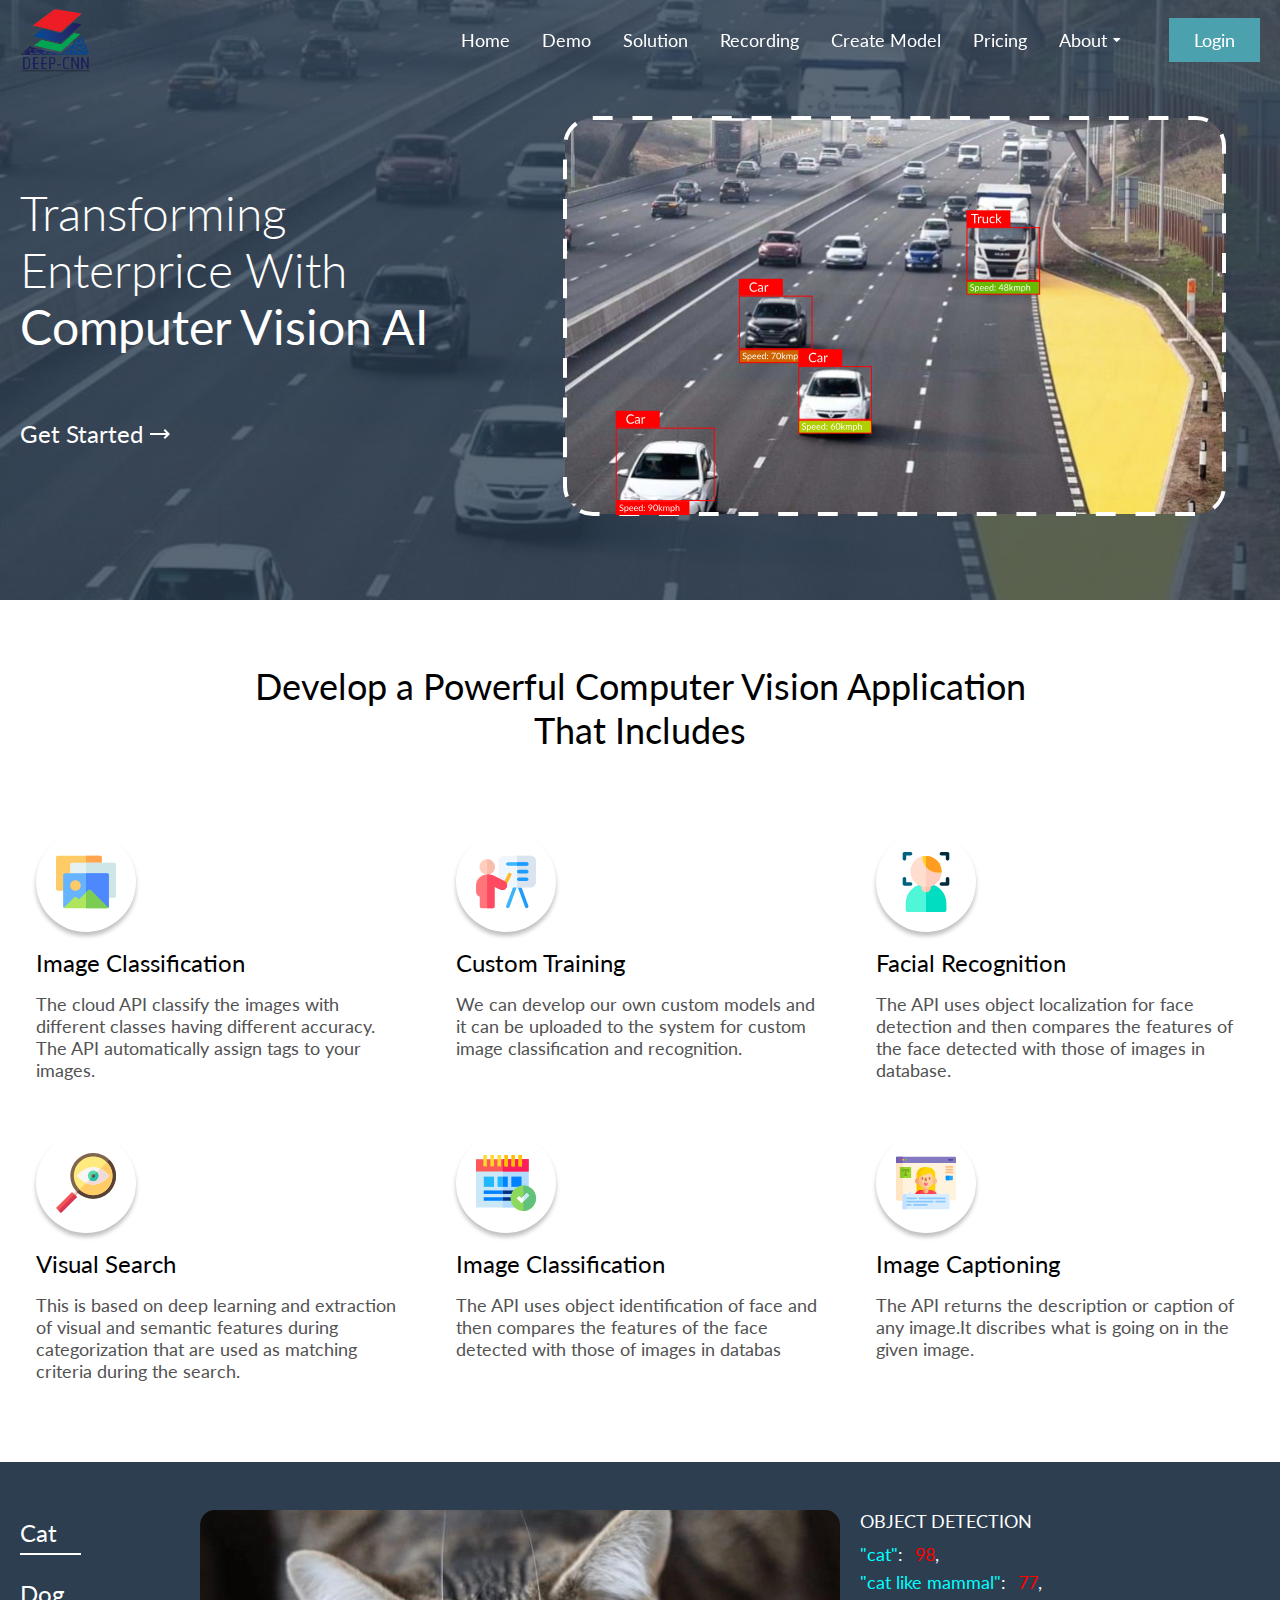
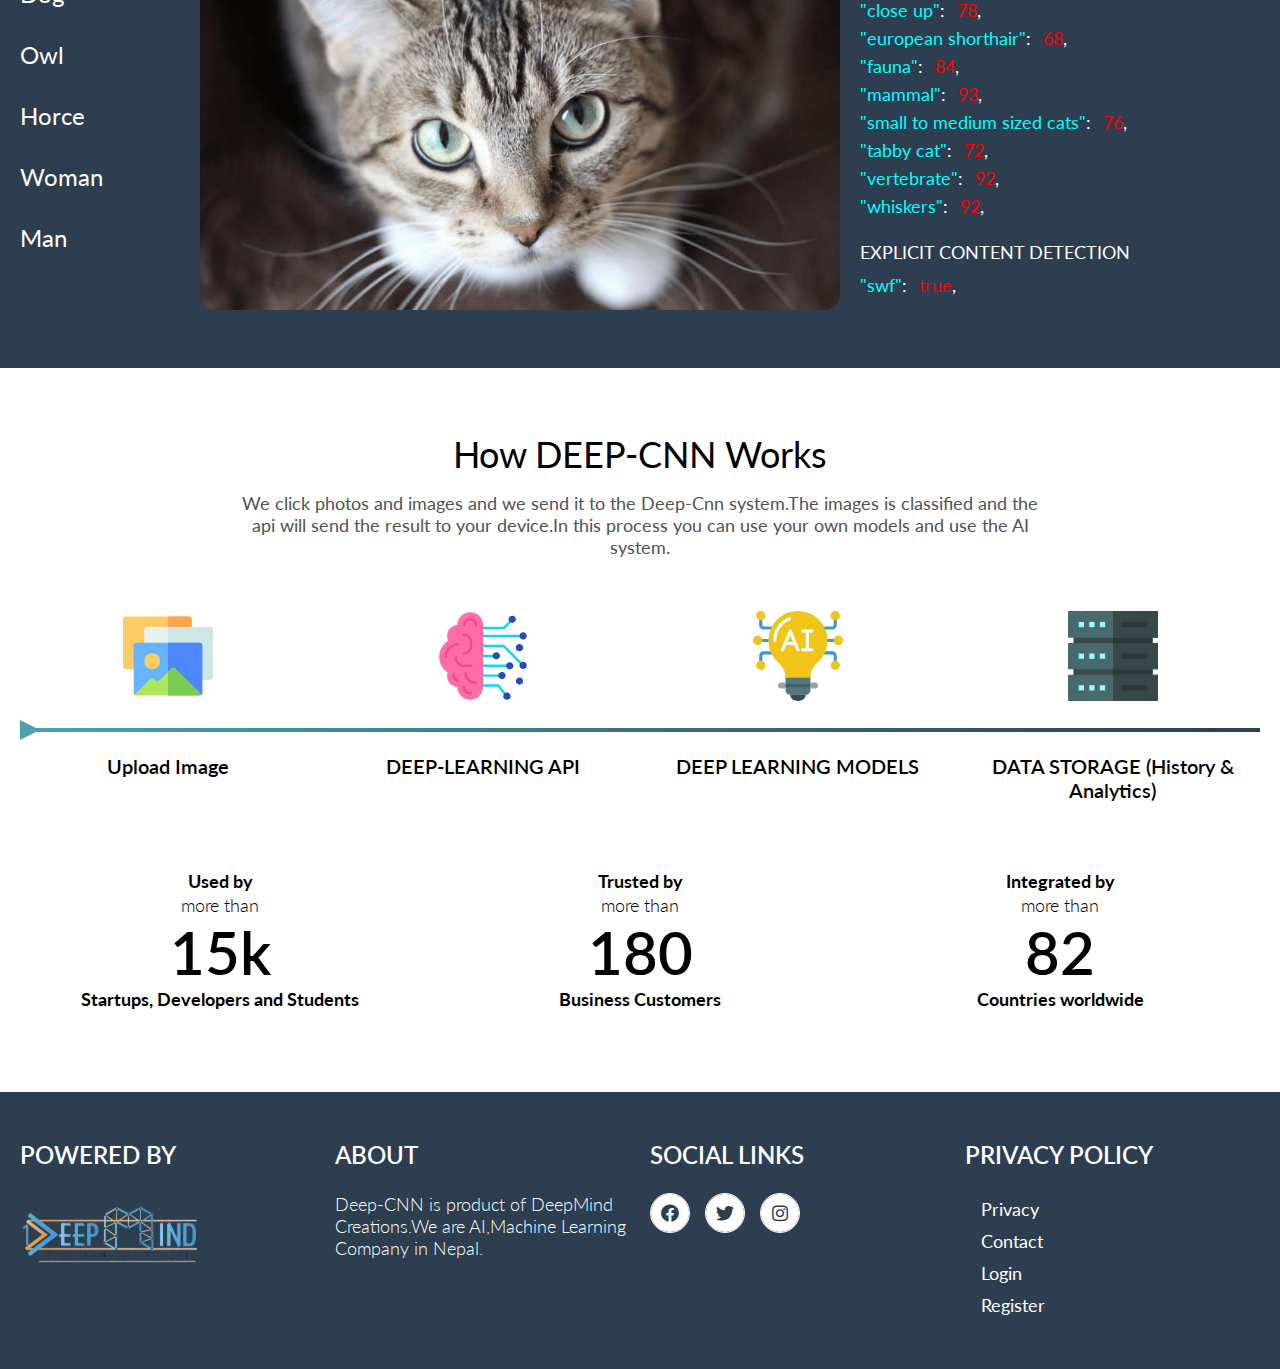
<file: index.html>
<!DOCTYPE html>
<html lang="en">
  <head>
    <meta charset="UTF-8" />
    <meta http-equiv="X-UA-Compatible" content="IE=edge" />
    <meta name="viewport" content="width=device-width, initial-scale=1.0" />
    <!-- css -->
    <link rel="stylesheet" href="./css/styles.css" />
    <!-- responsive -->
    <link rel="stylesheet" href="./css/responsive.css" />
    <!-- swiper -->
    <link rel="stylesheet" href="./css/swiper.min.css" />
    <!-- fontawesome -->
    <link
      rel="stylesheet"
      href="https://cdnjs.cloudflare.com/ajax/libs/font-awesome/5.15.2/css/all.min.css"
    />
    <!-- jquery -->
    <script src="./js/jquery.js"></script>

    <title>Deep Cnn</title>
  </head>
  <body>
    <!-- header-start -->
    <header>
      <nav>
        <div class="nav-bar">
          <div class="logo">
            <div
              class="img"
              style="background-image: url(./images/logo/original-logo.png)"
            ></div>
          </div>
          <ul class="nav-links desktop">
            <a href="index.html"><li>Home</li></a>
            <a href="demo.html"><li>Demo</li></a>
            <a href="solution.html"><li>Solution</li></a>
            <a href="video-recorder.html"><li>Recording</li></a>
            <a href="create-model.html"><li>Create Model</li></a>
            <a href="pricing.html"><li>Pricing</li></a>
            <li class="drop-down">
              About <i class="fas fa-caret-down"></i>
              <ul class="drop">
                <a href="about.html">
                  <li>About Us</li>
                </a>
                <a href="blog.html">
                  <li>Blog</li>
                </a>
                <a href="contact.html">
                  <li>Contact</li>
                </a>
                <a href="dashboard.html">
                  <li>Dashboard</li>
                </a>
                <a href="research.html">
                  <li>Research</li>
                </a>
                <a href="career.html">
                  <li>Career</li>
                </a>
                <a href="project.html">
                  <li>Project</li>
                </a>
              </ul>
            </li>
            <a href="login.html"><button class="button">Login</button></a>
          </ul>

          <div class="side-nav-btn">
            <div class="bars"></div>
          </div>
        </div>
      </nav>
    </header>
    <!-- header-end -->

    <!-- side-nav-start -->
    <div class="side-nav">
      <div class="logo">
        <div
          class="img"
          style="background-image: url(./images/logo/original-logo.png)"
        ></div>

        <div class="side-nav-close">
          <img src="./images/icons/menu/close_big.svg" alt="" />
        </div>
      </div>
      <ul class="side-link">
        <a href="index.html">
          <li>Home</li>
        </a>
        <a href="demo.html">
          <li>Demo</li>
        </a>
        <a href="solution.html">
          <li>Solution</li>
        </a>
        <a href="video-recorder.html">
          <li>Recording</li>
        </a>
        <a href="create-model.html">
          <li>Create Model</li>
        </a>
        <a href="pricing.html">
          <li>Pricing</li>
        </a>
        <a href="project.html">
          <li>Project</li>
        </a>
        <li class="drop-btn">
          <span>About <i class="fas fa-caret-down"></i></span>
          <ul class="side-nav-drop">
            <a href="about.html">
              <li>About Us</li>
            </a>
            <a href="blog.html">
              <li>Blog</li>
            </a>
            <a href="contact.html">
              <li>Contact</li>
            </a>
            <a href="dashboard.html">
              <li>Dashboard</li>
            </a>
            <a href="research.html">
              <li>Research</li>
            </a>
            <a href="career.html">
              <li>Career</li>
            </a>
            <a href="project.html">
              <li>Project</li>
            </a>
          </ul>
        </li>
        <a href="login.html">
          <li>Login</li>
        </a>
      </ul>
    </div>
    <!-- side-nav-end -->

    <!-- banner-start -->
    <div class="banner">
      <div class="swiper mySwiper">
        <div class="swiper-wrapper">
          <div
            class="swiper-slide"
            style="background-image: url(./images/Road.jpeg)"
          >
            <div class="wrapper">
              <div class="details">
                <h1>
                  Transforming Enterprice With
                  <strong>Computer Vision AI</strong>
                </h1>
                <a href="#">
                  <button>
                    Get Started
                    <div class="icon">
                      <img
                        src="./images/icons/arrow/long_right.svg"
                        alt="arrow"
                      />
                    </div>
                  </button>
                </a>
              </div>

              <div class="image">
                <div
                  class="img"
                  style="background-image: url(./images/banner1.svg)"
                ></div>
              </div>
            </div>
          </div>

          <div
            class="swiper-slide"
            style="background-image: url(./images/Road.jpeg)"
          >
            <div class="wrapper">
              <div class="details">
                <h1>
                  Transforming Enterprice With
                  <strong>Computer Vision AI</strong>
                </h1>
                <a href="#">
                  <button>
                    Get Started
                    <div class="icon">
                      <img
                        src="./images/icons/arrow/long_right.svg"
                        alt="arrow"
                      />
                    </div>
                  </button>
                </a>
              </div>

              <div class="image">
                <div
                  class="img"
                  style="background-image: url(./images/banner1.svg)"
                ></div>
              </div>
            </div>
          </div>

          <div
            class="swiper-slide"
            style="background-image: url(./images/Road.jpeg)"
          >
            <div class="wrapper">
              <div class="details">
                <h1>
                  Transforming Enterprice With
                  <strong>Computer Vision AI</strong>
                </h1>
                <a href="#">
                  <button>
                    Get Started
                    <div class="icon">
                      <img
                        src="./images/icons/arrow/long_right.svg"
                        alt="arrow"
                      />
                    </div>
                  </button>
                </a>
              </div>

              <div class="image">
                <div
                  class="img"
                  style="background-image: url(./images/banner1.svg)"
                ></div>
              </div>
            </div>
          </div>

          <div
            class="swiper-slide"
            style="background-image: url(./images/Road.jpeg)"
          >
            <div class="wrapper">
              <div class="details">
                <h1>
                  Transforming Enterprice With
                  <strong>Computer Vision AI</strong>
                </h1>
                <a href="#">
                  <button>
                    Get Started
                    <div class="icon">
                      <img
                        src="./images/icons/arrow/long_right.svg"
                        alt="arrow"
                      />
                    </div>
                  </button>
                </a>
              </div>

              <div class="image">
                <div
                  class="img"
                  style="background-image: url(./images/banner1.svg)"
                ></div>
              </div>
            </div>
          </div>
        </div>
      </div>
    </div>
    <!-- banner-end -->

    <!-- application-start -->
    <section>
      <div class="wrapper">
        <div class="application">
          <div class="title">
            <h1>
              Develop a Powerful Computer Vision Application That Includes
            </h1>
          </div>

          <div class="list">
            <div class="item">
              <div class="icon">
                <img src="./images/icons/gallery.svg" alt="icon" />
              </div>
              <div class="details">
                <div class="name">Image Classification</div>
                <p>
                  The cloud API classify the images with different classes
                  having different accuracy. The API automatically assign tags
                  to your images.
                </p>
              </div>
            </div>

            <div class="item">
              <div class="icon">
                <img src="./images/icons/presentation.svg" alt="icon" />
              </div>
              <div class="details">
                <div class="name">Custom Training</div>
                <p>
                  We can develop our own custom models and it can be uploaded to
                  the system for custom image classification and recognition.
                </p>
              </div>
            </div>

            <div class="item">
              <div class="icon">
                <img src="./images/icons/facial-recognition.svg" alt="icon" />
              </div>
              <div class="details">
                <div class="name">Facial Recognition</div>
                <p>
                  The API uses object localization for face detection and then
                  compares the features of the face detected with those of
                  images in database.
                </p>
              </div>
            </div>

            <div class="item">
              <div class="icon">
                <img src="./images/icons/transparency.svg" alt="icon" />
              </div>
              <div class="details">
                <div class="name">Visual Search</div>
                <p>
                  This is based on deep learning and extraction of visual and
                  semantic features during categorization that are used as
                  matching criteria during the search.
                </p>
              </div>
            </div>

            <div class="item">
              <div class="icon">
                <img src="./images/icons/calendar.svg" alt="icon" />
              </div>
              <div class="details">
                <div class="name">Image Classification</div>
                <p>
                  The API uses object identification of face and then compares
                  the features of the face detected with those of images in
                  databas
                </p>
              </div>
            </div>

            <div class="item">
              <div class="icon">
                <img src="./images/icons/subtitles.svg" alt="icon" />
              </div>
              <div class="details">
                <div class="name">Image Captioning</div>
                <p>
                  The API returns the description or caption of any image.It
                  discribes what is going on in the given image.
                </p>
              </div>
            </div>
          </div>
        </div>
      </div>
    </section>
    <!-- application-end -->

    <!-- detection-start -->
    <section class="bg">
      <div class="wrapper">
        <div class="detection">
          <div class="buttons-list">
            <ul>
              <li class="active" data-filters="dataCat">Cat</li>
              <li data-filters="dataDog">Dog</li>
              <li data-filters="dataOwl">Owl</li>
              <li data-filters="dataHorse">Horce</li>
              <li data-filters="dataWoman">Woman</li>
              <li data-filters="dataMan">Man</li>
            </ul>
          </div>

          <div class="image-list">
            <div
              class="image box-item dataCat"
              style="background-image: url(./images/cat.jpeg)"
            ></div>

            <div
              class="image box-item dataDog"
              style="background-image: url(./images/dog.jpeg)"
            ></div>

            <div
              class="image box-item dataOwl"
              style="background-image: url(./images/owl.jpeg)"
            ></div>

            <div
              class="image box-item dataHorse"
              style="background-image: url(./images/horse.jpeg)"
            ></div>

            <div
              class="image box-item dataWoman"
              style="background-image: url(./images/woman.jpeg)"
            ></div>

            <div
              class="image box-item dataMan"
              style="background-image: url(./images/man.jpeg)"
            ></div>
          </div>

          <div class="object-detection-list">
            <ul class="box-item dataCat">
              <li class="heading">OBJECT DETECTION</li>
              <li>
                <span class="key">"cat"</span>: <span class="value">98</span>,
              </li>

              <li>
                <span class="key">"cat like mammal"</span>:
                <span class="value">77</span>,
              </li>

              <li>
                <span class="key">"close up"</span>:
                <span class="value">78</span>,
              </li>

              <li>
                <span class="key">"european shorthair"</span>:
                <span class="value">68</span>,
              </li>

              <li>
                <span class="key">"fauna"</span>: <span class="value">84</span>,
              </li>

              <li>
                <span class="key">"mammal"</span>:
                <span class="value">93</span>,
              </li>

              <li>
                <span class="key">"small to medium sized cats"</span>:
                <span class="value">76</span>,
              </li>

              <li>
                <span class="key">"tabby cat"</span>:
                <span class="value">72</span>,
              </li>

              <li>
                <span class="key">"vertebrate"</span>:
                <span class="value">92</span>,
              </li>

              <li>
                <span class="key">"whiskers"</span>:
                <span class="value">92</span>,
              </li>
            </ul>

            <ul class="box-item dataDog">
              <li class="heading">OBJECT DETECTION</li>
              <li>
                <span class="key">"black"</span>: <span class="value">98</span>,
              </li>

              <li>
                <span class="key">"dachshund"</span>:
                <span class="value">77</span>,
              </li>

              <li>
                <span class="key">"dog"</span>: <span class="value">78</span>,
              </li>

              <li>
                <span class="key">"dog breed"</span>:
                <span class="value">68</span>,
              </li>

              <li>
                <span class="key">"dog like mammal"</span>:
                <span class="value">84</span>,
              </li>

              <li>
                <span class="key">"hound"</span>: <span class="value">93</span>,
              </li>

              <li>
                <span class="key">"mammal"</span>:
                <span class="value">76</span>,
              </li>

              <li>
                <span class="key">"puppy"</span>: <span class="value">72</span>,
              </li>

              <li>
                <span class="key">"setter"</span>:
                <span class="value">92</span>,
              </li>

              <li>
                <span class="key">"vertebrate"</span>:
                <span class="value">92</span>,
              </li>
            </ul>

            <ul class="box-item dataOwl">
              <li class="heading">OBJECT DETECTION</li>
              <li>
                <span class="key">"beak"</span>: <span class="value">98</span>,
              </li>

              <li>
                <span class="key">"bird"</span>: <span class="value">77</span>,
              </li>

              <li>
                <span class="key">"bird of prey"</span>:
                <span class="value">78</span>,
              </li>

              <li>
                <span class="key">"close up"</span>:
                <span class="value">68</span>,
              </li>

              <li>
                <span class="key">"fauna"</span>: <span class="value">84</span>,
              </li>

              <li>
                <span class="key">"owl"</span>: <span class="value">93</span>,
              </li>

              <li>
                <span class="key">"vertebrate"</span>:
                <span class="value">76</span>,
              </li>

              <li>
                <span class="key">"wildlife"</span>:
                <span class="value">72</span>,
              </li>

              <li>
                <span class="key">"wing"</span>: <span class="value">92</span>,
              </li>
            </ul>

            <ul class="box-item dataHorse">
              <li class="heading">OBJECT DETECTION</li>
              <li>
                <span class="key">"bridle"</span>:
                <span class="value">98</span>,
              </li>

              <li>
                <span class="key">"horse"</span>: <span class="value">77</span>,
              </li>

              <li>
                <span class="key">"horse like mammal"</span>:
                <span class="value">78</span>,
              </li>

              <li>
                <span class="key">"mammal"</span>:
                <span class="value">68</span>,
              </li>

              <li>
                <span class="key">"mane"</span>: <span class="value">84</span>,
              </li>

              <li>
                <span class="key">"mare"</span>: <span class="value">93</span>,
              </li>

              <li>
                <span class="key">"mustang horse"</span>:
                <span class="value">76</span>,
              </li>

              <li>
                <span class="key">"stallion"</span>:
                <span class="value">72</span>,
              </li>

              <li>
                <span class="key">"vertebrate"</span>:
                <span class="value">92</span>,
              </li>
            </ul>

            <ul class="box-item dataWoman">
              <li class="heading">OBJECT DETECTION</li>
              <li>
                <span class="key">"beauty"</span>:
                <span class="value">98</span>,
              </li>

              <li>
                <span class="key">"brown hair"</span>:
                <span class="value">77</span>,
              </li>

              <li>
                <span class="key">"dress"</span>: <span class="value">78</span>,
              </li>

              <li>
                <span class="key">"fashion"</span>:
                <span class="value">68</span>,
              </li>

              <li>
                <span class="key">"hair"</span>: <span class="value">84</span>,
              </li>

              <li>
                <span class="key">"hairstyle"</span>:
                <span class="value">93</span>,
              </li>

              <li>
                <span class="key">"lady"</span>: <span class="value">76</span>,
              </li>

              <li>
                <span class="key">"long hair"</span>:
                <span class="value">72</span>,
              </li>

              <li>
                <span class="key">"person"</span>:
                <span class="value">92</span>,
              </li>

              <li>
                <span class="key">"woman"</span>: <span class="value">92</span>,
              </li>
            </ul>

            <ul class="box-item dataMan">
              <li class="heading">OBJECT DETECTION</li>
              <li>
                <span class="key">"academic conference"</span>:
                <span class="value">98</span>,
              </li>

              <li>
                <span class="key">"conversation"</span>:
                <span class="value">77</span>,
              </li>

              <li>
                <span class="key">"human positions"</span>:
                <span class="value">78</span>,
              </li>

              <li>
                <span class="key">"person"</span>:
                <span class="value">68</span>,
              </li>

              <li>
                <span class="key">"sitting"</span>:
                <span class="value">84</span>,
              </li>
            </ul>

            <ul>
              <li class="heading">EXPLICIT CONTENT DETECTION</li>
              <li>
                <span class="key">"swf"</span>: <span class="value">true</span>,
              </li>
            </ul>
          </div>
        </div>
      </div>
    </section>
    <!-- detection-end -->

    <section>
      <div class="wrapper">
        <!-- how-we-work-start -->
        <div class="how-we-work">
          <div class="title">
            <h1>How DEEP-CNN Works</h1>
            <p>
              We click photos and images and we send it to the Deep-Cnn
              system.The images is classified and the api will send the result
              to your device.In this process you can use your own models and use
              the AI system.
            </p>
          </div>

          <div class="list">
            <div class="item">
              <div class="icon">
                <img src="./images/icons/gallery.svg" alt="" />
              </div>
              <div class="name">Upload Image</div>
            </div>

            <div class="item">
              <div class="icon">
                <img src="./images/icons/ai.svg" alt="" />
              </div>
              <div class="name">DEEP-LEARNING API</div>
            </div>

            <div class="item">
              <div class="icon">
                <img src="./images/icons/ideas.svg" alt="" />
              </div>
              <div class="name">DEEP LEARNING MODELS</div>
            </div>

            <div class="item">
              <div class="icon">
                <img src="./images/icons/data-server.svg" alt="" />
              </div>
              <div class="name">DATA STORAGE (History & Analytics)</div>
            </div>
          </div>
        </div>
        <!-- how-we-work-end -->

        <!-- company-informations-start -->
        <div class="company-informations">
          <div class="list">
            <div class="item">
              <h4>Used by</h4>
              <h5>more than</h5>
              <h1>15k</h1>
              <h4>Startups, Developers and Students</h4>
            </div>

            <div class="item">
              <h4>Trusted by</h4>
              <h5>more than</h5>
              <h1>180</h1>
              <h4>Business Customers</h4>
            </div>

            <div class="item">
              <h4>Integrated by</h4>
              <h5>more than</h5>
              <h1>82</h1>
              <h4>Countries worldwide</h4>
            </div>
          </div>
        </div>
        <!-- company-informations-end -->
      </div>
    </section>

    <!-- footer-start -->
    <footer>
      <div class="wrapper">
        <div class="item">
          <h3>Powered By</h3>
          <div class="logo">
            <img src="./images/logo/deepmindLogo.svg" alt="" />
          </div>
        </div>

        <div class="item">
          <h3>About</h3>
          <p>
            Deep-CNN is product of DeepMind Creations.We are AI,Machine Learning
            Company in Nepal.
          </p>
        </div>

        <div class="item">
          <h3>Social Links</h3>
          <div class="social-links">
            <div class="icon">
              <i class="fab fa-facebook"></i>
            </div>
            <div class="icon">
              <i class="fab fa-twitter"></i>
            </div>
            <div class="icon">
              <i class="fab fa-instagram"></i>
            </div>
          </div>
        </div>

        <div class="item">
          <h3>Privacy Policy</h3>

          <ul>
            <a href="#"><li>Privacy</li></a>
            <a href="contact.html"><li>Contact</li></a>
            <a href="login.html"><li>Login</li></a>
            <a href="register.html"><li>Register</li></a>
          </ul>
        </div>
      </div>
    </footer>
    <!-- footer-end -->

    <!-- swiper -->
    <script src="./js/swiper.min.js"></script>
    <script src="./js/nav.js"></script>

    <!-- Initialize Swiper -->
    <script>
      var swiper = new Swiper(".banner .mySwiper", {
        // effect: "fade",
        autoplay: {
          delay: 5500,
          disableOnInteraction: false,
        },
      });
    </script>

    <script>
      // detection
      $(document).ready(function () {
        $(".box-item").not(".dataCat").hide("1000");
      });

      $(document).ready(function () {
        $(".detection ul li").click(function () {
          const value = $(this).attr("data-filters");
          $(".box-item")
            .not("." + value)
            .hide("1000");
          $(".box-item")
            .filter("." + value)
            .show("1000");
        });

        $(".detection ul li").click(function () {
          $(this).addClass("active").siblings().removeClass("active");
        });
      });
    </script>
  </body>
</html>
</file>
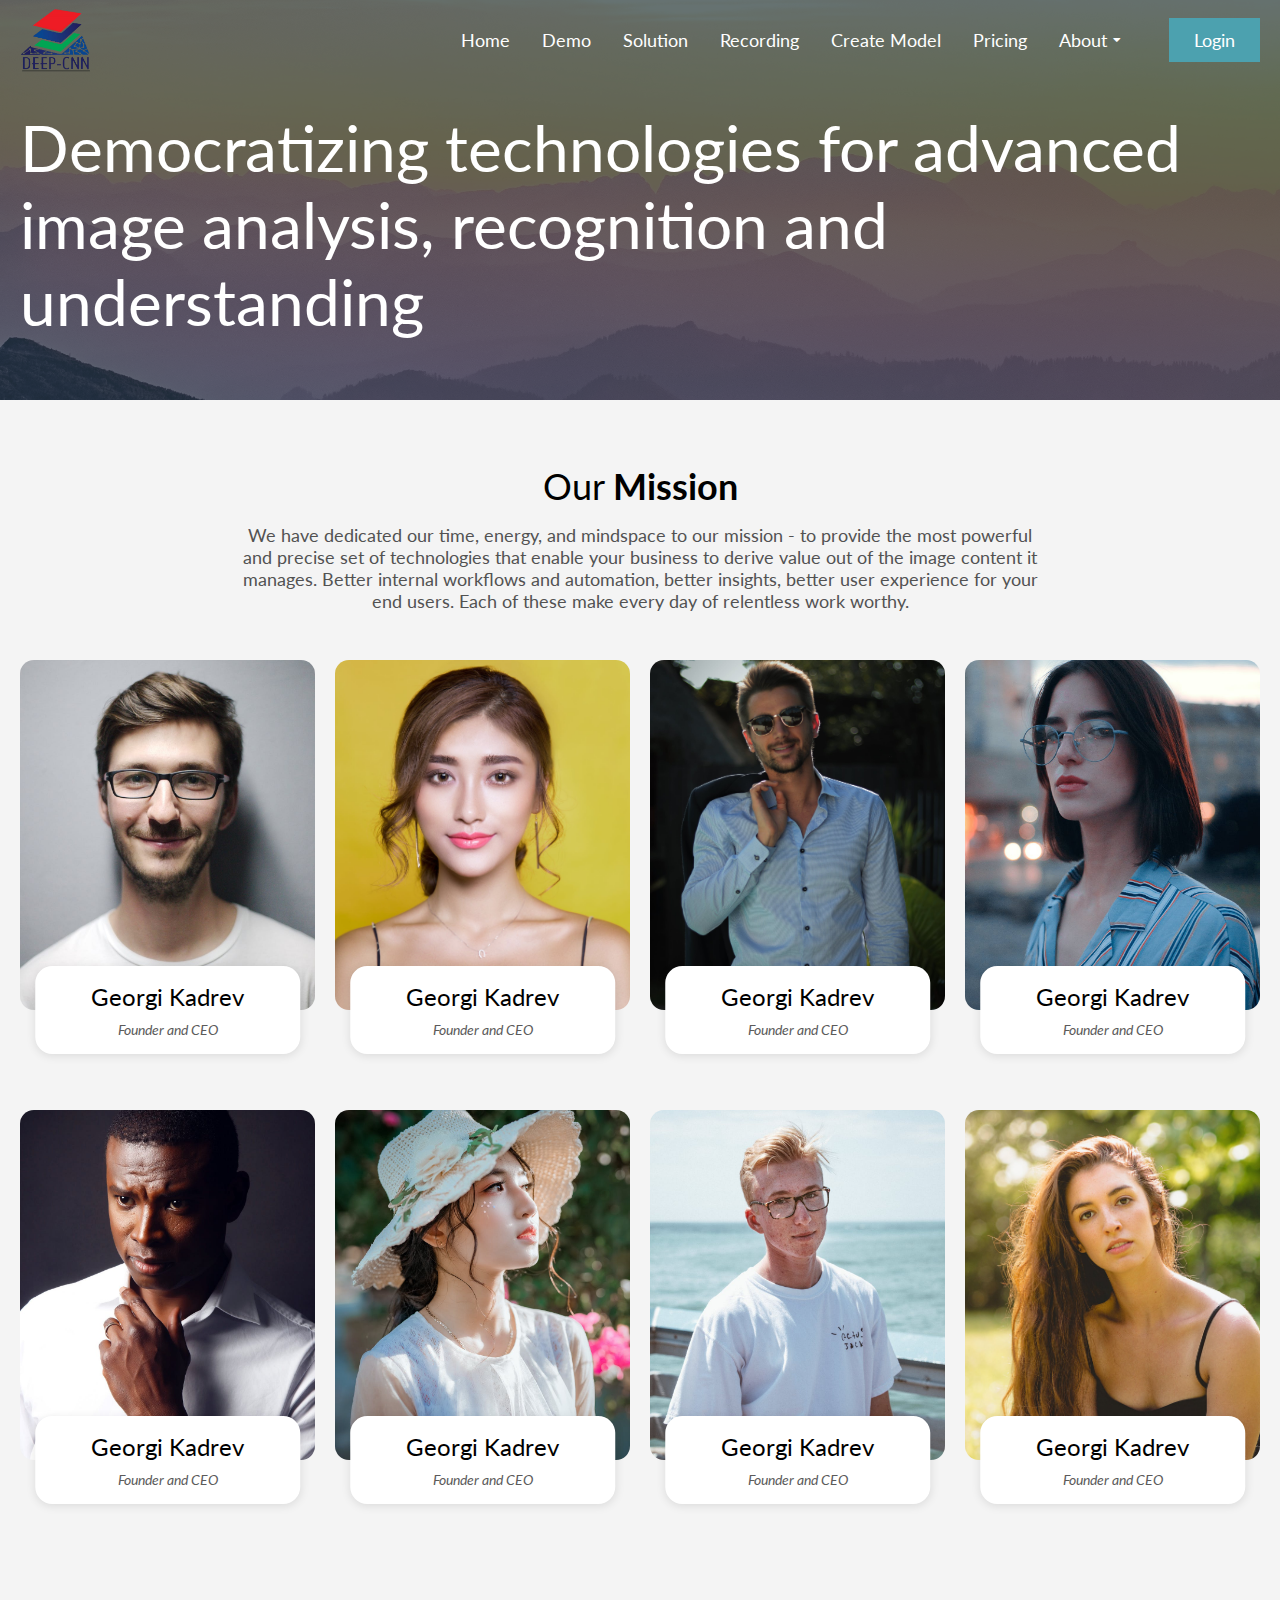
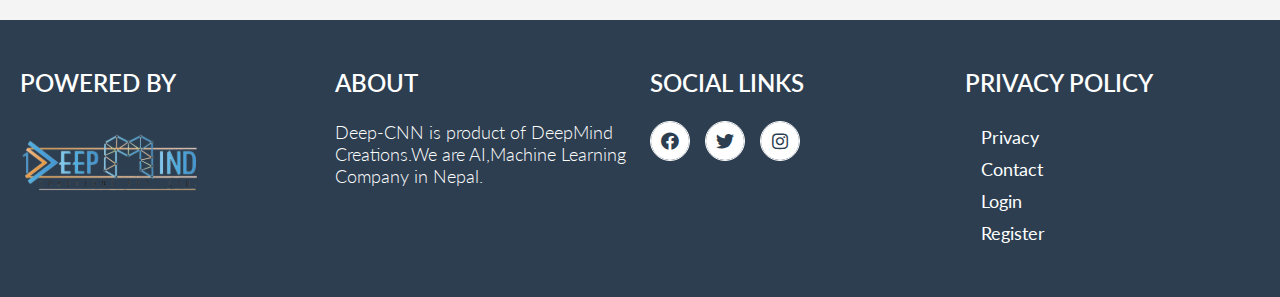
<file: about.html>
<!DOCTYPE html>
<html lang="en">
  <head>
    <meta charset="UTF-8" />
    <meta http-equiv="X-UA-Compatible" content="IE=edge" />
    <meta name="viewport" content="width=device-width, initial-scale=1.0" />
    <!-- css -->
    <link rel="stylesheet" href="./css/styles.css" />
    <!-- responsive -->
    <link rel="stylesheet" href="./css/responsive.css" />
    <!-- swiper -->
    <link rel="stylesheet" href="./css/swiper.min.css" />
    <!-- fontawesome -->
    <link
      rel="stylesheet"
      href="https://cdnjs.cloudflare.com/ajax/libs/font-awesome/5.15.2/css/all.min.css"
    />
    <!-- jquery -->
    <script src="./js/jquery.js"></script>

    <title>Deep Cnn</title>
  </head>
  <body style="background-color: #f4f4f4">
    <!-- header-start -->
    <header>
      <nav>
        <div class="nav-bar">
          <div class="logo">
            <div
              class="img"
              style="background-image: url(./images/logo/original-logo.png)"
            ></div>
          </div>
          <ul class="nav-links desktop">
            <a href="index.html"><li>Home</li></a>
            <a href="demo.html"><li>Demo</li></a>
            <a href="solution.html"><li>Solution</li></a>
            <a href="video-recorder.html"><li>Recording</li></a>
            <a href="create-model.html"><li>Create Model</li></a>
            <a href="pricing.html"><li>Pricing</li></a>
            <li class="drop-down">
              About <i class="fas fa-caret-down"></i>
              <ul class="drop">
                <a href="about.html">
                  <li>About Us</li>
                </a>
                <a href="blog.html">
                  <li>Blog</li>
                </a>
                <a href="contact.html">
                  <li>Contact</li>
                </a>
                <a href="dashboard.html">
                  <li>Dashboard</li>
                </a>
                <a href="research.html">
                  <li>Research</li>
                </a>
                <a href="career.html">
                  <li>Career</li>
                </a>
                <a href="project.html">
                  <li>Project</li>
                </a>
              </ul>
            </li>
            <a href="login.html"><button class="button">Login</button></a>
          </ul>

          <div class="side-nav-btn">
            <div class="bars"></div>
          </div>
        </div>
      </nav>
    </header>
    <!-- header-end -->

    <!-- side-nav-start -->
    <div class="side-nav">
      <div class="logo">
        <div
          class="img"
          style="background-image: url(./images/logo/original-logo.png)"
        ></div>

        <div class="side-nav-close">
          <img src="./images/icons/menu/close_big.svg" alt="" />
        </div>
      </div>
      <ul class="side-link">
        <a href="index.html">
          <li>Home</li>
        </a>
        <a href="demo.html">
          <li>Demo</li>
        </a>
        <a href="solution.html">
          <li>Solution</li>
        </a>
        <a href="video-recorder.html">
          <li>Recording</li>
        </a>
        <a href="create-model.html">
          <li>Create Model</li>
        </a>
        <a href="pricing.html">
          <li>Pricing</li>
        </a>
        <a href="project.html">
          <li>Project</li>
        </a>
        <li class="drop-btn">
          <span>About <i class="fas fa-caret-down"></i></span>
          <ul class="side-nav-drop">
            <a href="about.html">
              <li>About Us</li>
            </a>
            <a href="blog.html">
              <li>Blog</li>
            </a>
            <a href="contact.html">
              <li>Contact</li>
            </a>
            <a href="dashboard.html">
              <li>Dashboard</li>
            </a>
            <a href="research.html">
              <li>Research</li>
            </a>
            <a href="career.html">
              <li>Career</li>
            </a>
            <a href="project.html">
              <li>Project</li>
            </a>
          </ul>
        </li>
        <a href="login.html">
          <li>Login</li>
        </a>
      </ul>
    </div>
    <!-- side-nav-end -->

    <!-- page-banner-start -->
    <div
      class="page-banner"
      style="background-image: url(./images/page-banner.jpg)"
    >
      <div class="wrapper">
        <div class="page-title about-page-title">
          <h1>
            Democratizing technologies for advanced image analysis, recognition
            and understanding
          </h1>
        </div>
      </div>
    </div>
    <!-- page-banner-end -->

    <!-- our-mission-start -->
    <section>
      <div class="wrapper">
        <div class="our-mission">
          <div class="title">
            <h1>Our <strong>Mission</strong></h1>
            <p>
              We have dedicated our time, energy, and mindspace to our mission -
              to provide the most powerful and precise set of technologies that
              enable your business to derive value out of the image content it
              manages. Better internal workflows and automation, better
              insights, better user experience for your end users. Each of these
              make every day of relentless work worthy.
            </p>
          </div>

          <div class="teams-list">
            <div class="item">
              <div
                class="image"
                style="background-image: url(./images/profile1.jpeg)"
              ></div>
              <div class="details">
                <div class="name">Georgi Kadrev</div>
                <div class="post">Founder and CEO</div>
              </div>
            </div>

            <div class="item">
              <div
                class="image"
                style="background-image: url(./images/profile2.jpeg)"
              ></div>
              <div class="details">
                <div class="name">Georgi Kadrev</div>
                <div class="post">Founder and CEO</div>
              </div>
            </div>

            <div class="item">
              <div
                class="image"
                style="background-image: url(./images/profile3.jpeg)"
              ></div>
              <div class="details">
                <div class="name">Georgi Kadrev</div>
                <div class="post">Founder and CEO</div>
              </div>
            </div>

            <div class="item">
              <div
                class="image"
                style="background-image: url(./images/profile4.jpeg)"
              ></div>
              <div class="details">
                <div class="name">Georgi Kadrev</div>
                <div class="post">Founder and CEO</div>
              </div>
            </div>

            <div class="item">
              <div
                class="image"
                style="background-image: url(./images/profile5.jpeg)"
              ></div>
              <div class="details">
                <div class="name">Georgi Kadrev</div>
                <div class="post">Founder and CEO</div>
              </div>
            </div>

            <div class="item">
              <div
                class="image"
                style="background-image: url(./images/profile6.jpeg)"
              ></div>
              <div class="details">
                <div class="name">Georgi Kadrev</div>
                <div class="post">Founder and CEO</div>
              </div>
            </div>

            <div class="item">
              <div
                class="image"
                style="background-image: url(./images/profile7.jpeg)"
              ></div>
              <div class="details">
                <div class="name">Georgi Kadrev</div>
                <div class="post">Founder and CEO</div>
              </div>
            </div>

            <div class="item">
              <div
                class="image"
                style="background-image: url(./images/profile8.jpeg)"
              ></div>
              <div class="details">
                <div class="name">Georgi Kadrev</div>
                <div class="post">Founder and CEO</div>
              </div>
            </div>
          </div>
        </div>
      </div>
    </section>
    <!-- our-mission-end -->

    <!-- footer-start -->
    <footer>
      <div class="wrapper">
        <div class="item">
          <h3>Powered By</h3>
          <div class="logo">
            <img src="./images/logo/deepmindLogo.svg" alt="" />
          </div>
        </div>

        <div class="item">
          <h3>About</h3>
          <p>
            Deep-CNN is product of DeepMind Creations.We are AI,Machine Learning
            Company in Nepal.
          </p>
        </div>

        <div class="item">
          <h3>Social Links</h3>
          <div class="social-links">
            <div class="icon">
              <i class="fab fa-facebook"></i>
            </div>
            <div class="icon">
              <i class="fab fa-twitter"></i>
            </div>
            <div class="icon">
              <i class="fab fa-instagram"></i>
            </div>
          </div>
        </div>

        <div class="item">
          <h3>Privacy Policy</h3>

          <ul>
            <a href="#"><li>Privacy</li></a>
            <a href="contact.html"><li>Contact</li></a>
            <a href="login.html"><li>Login</li></a>
            <a href="register.html"><li>Register</li></a>
          </ul>
        </div>
      </div>
    </footer>
    <!-- footer-end -->

    <!-- swiper -->
    <script src="./js/swiper.min.js"></script>
    <script src="./js/nav.js"></script>
  </body>
</html>
</file>
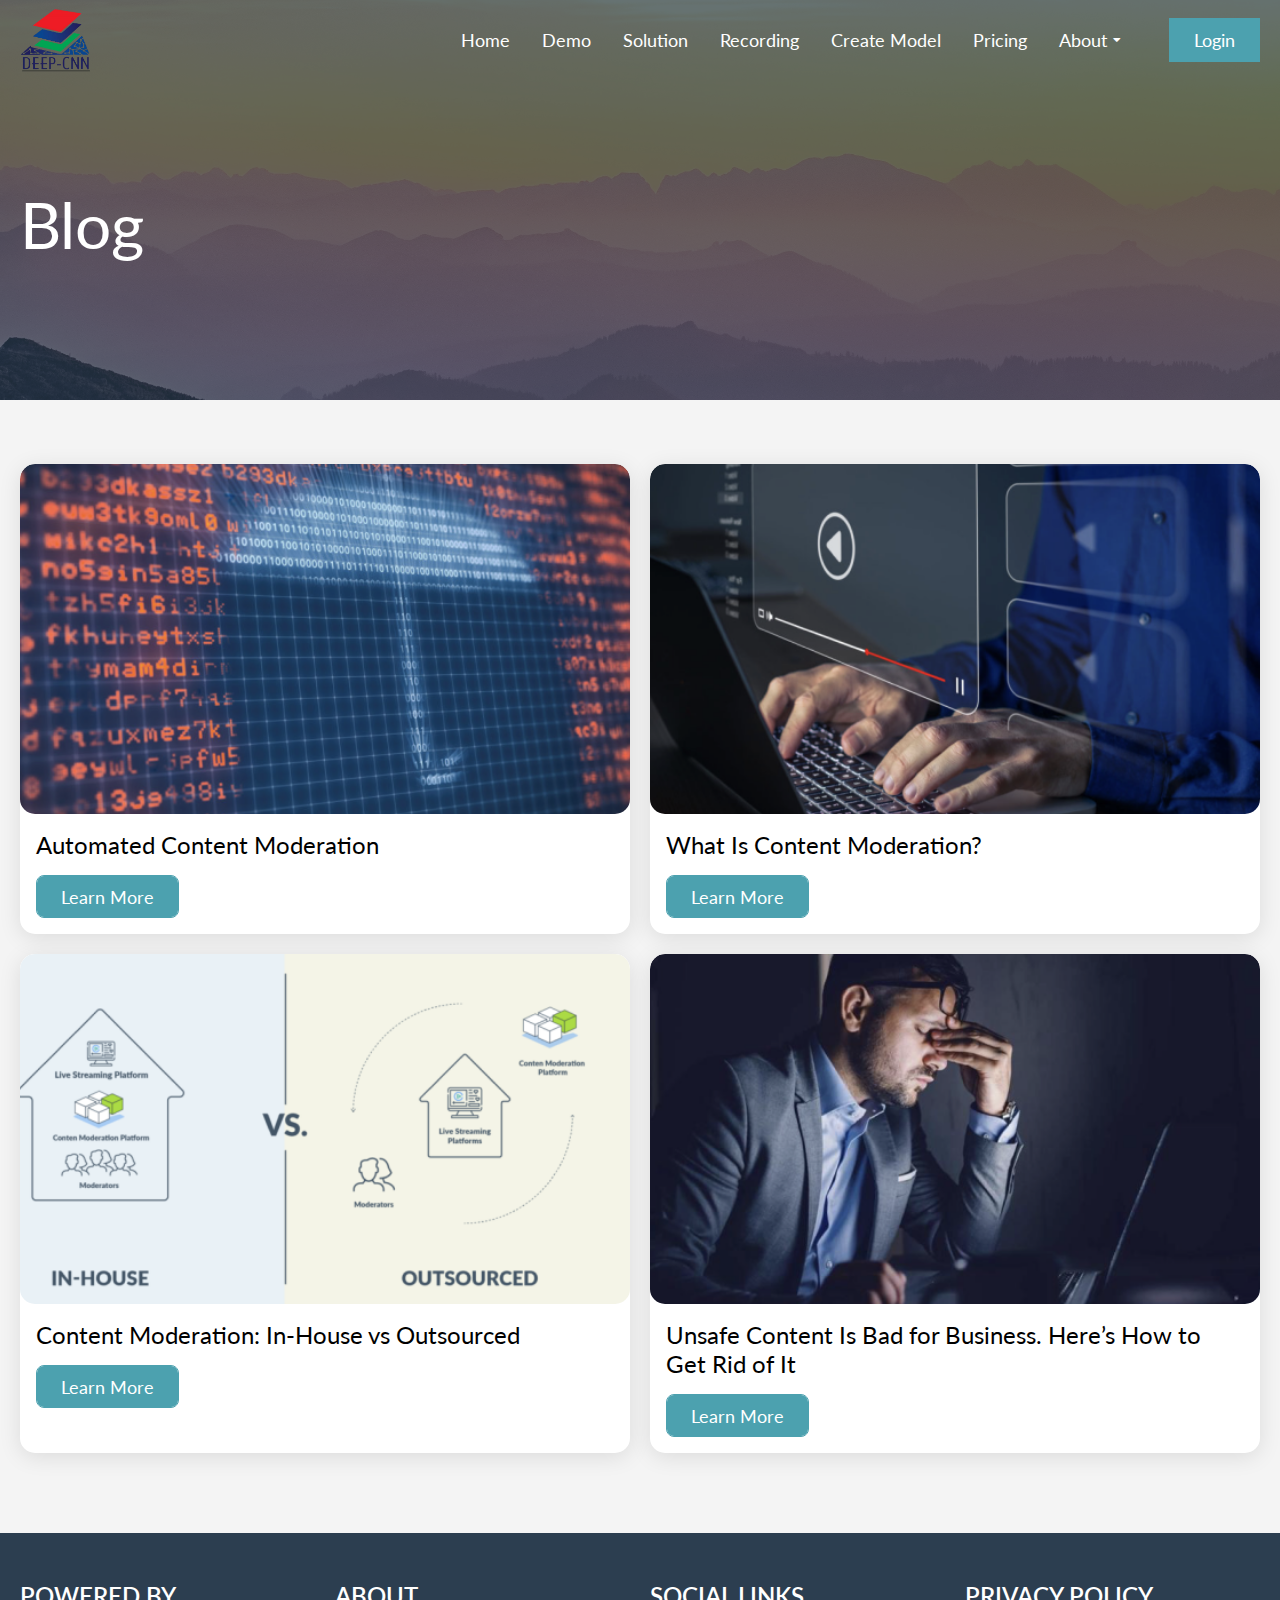
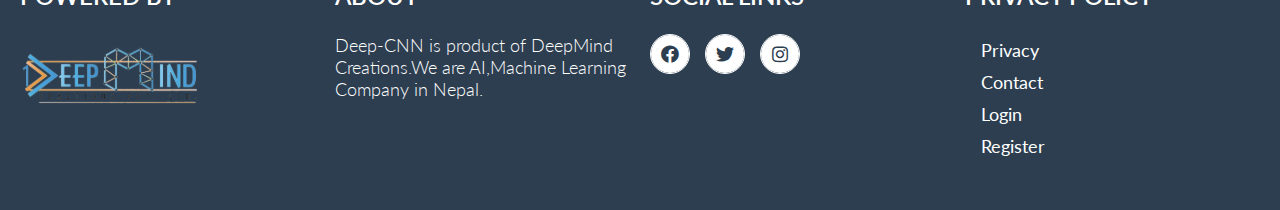
<file: blog.html>
<!DOCTYPE html>
<html lang="en">
  <head>
    <meta charset="UTF-8" />
    <meta http-equiv="X-UA-Compatible" content="IE=edge" />
    <meta name="viewport" content="width=device-width, initial-scale=1.0" />
    <!-- css -->
    <link rel="stylesheet" href="./css/styles.css" />
    <!-- responsive -->
    <link rel="stylesheet" href="./css/responsive.css" />
    <!-- swiper -->
    <link rel="stylesheet" href="./css/swiper.min.css" />
    <!-- fontawesome -->
    <link
      rel="stylesheet"
      href="https://cdnjs.cloudflare.com/ajax/libs/font-awesome/5.15.2/css/all.min.css"
    />
    <!-- jquery -->
    <script src="./js/jquery.js"></script>

    <title>Deep Cnn</title>
  </head>
  <body style="background-color: #f4f4f4">
    <!-- header-start -->
    <header>
      <nav>
        <div class="nav-bar">
          <div class="logo">
            <div
              class="img"
              style="background-image: url(./images/logo/original-logo.png)"
            ></div>
          </div>
          <ul class="nav-links desktop">
            <a href="index.html"><li>Home</li></a>
            <a href="demo.html"><li>Demo</li></a>
            <a href="solution.html"><li>Solution</li></a>
            <a href="video-recorder.html"><li>Recording</li></a>
            <a href="create-model.html"><li>Create Model</li></a>
            <a href="pricing.html"><li>Pricing</li></a>
            <li class="drop-down">
              About <i class="fas fa-caret-down"></i>
              <ul class="drop">
                <a href="about.html">
                  <li>About Us</li>
                </a>
                <a href="blog.html">
                  <li>Blog</li>
                </a>
                <a href="contact.html">
                  <li>Contact</li>
                </a>
                <a href="dashboard.html">
                  <li>Dashboard</li>
                </a>
                <a href="research.html">
                  <li>Research</li>
                </a>
                <a href="career.html">
                  <li>Career</li>
                </a>
                <a href="project.html">
                  <li>Project</li>
                </a>
              </ul>
            </li>
            <a href="login.html"><button class="button">Login</button></a>
          </ul>

          <div class="side-nav-btn">
            <div class="bars"></div>
          </div>
        </div>
      </nav>
    </header>
    <!-- header-end -->

    <!-- side-nav-start -->
    <div class="side-nav">
      <div class="logo">
        <div
          class="img"
          style="background-image: url(./images/logo/original-logo.png)"
        ></div>

        <div class="side-nav-close">
          <img src="./images/icons/menu/close_big.svg" alt="" />
        </div>
      </div>
      <ul class="side-link">
        <a href="index.html">
          <li>Home</li>
        </a>
        <a href="demo.html">
          <li>Demo</li>
        </a>
        <a href="solution.html">
          <li>Solution</li>
        </a>
        <a href="video-recorder.html">
          <li>Recording</li>
        </a>
        <a href="create-model.html">
          <li>Create Model</li>
        </a>
        <a href="pricing.html">
          <li>Pricing</li>
        </a>
        <a href="project.html">
          <li>Project</li>
        </a>
        <li class="drop-btn">
          <span>About <i class="fas fa-caret-down"></i></span>
          <ul class="side-nav-drop">
            <a href="about.html">
              <li>About Us</li>
            </a>
            <a href="blog.html">
              <li>Blog</li>
            </a>
            <a href="contact.html">
              <li>Contact</li>
            </a>
            <a href="dashboard.html">
              <li>Dashboard</li>
            </a>
            <a href="research.html">
              <li>Research</li>
            </a>
            <a href="career.html">
              <li>Career</li>
            </a>
            <a href="project.html">
              <li>Project</li>
            </a>
          </ul>
        </li>
        <a href="login.html">
          <li>Login</li>
        </a>
      </ul>
    </div>
    <!-- side-nav-end -->

    <!-- page-banner-start -->
    <div
      class="page-banner"
      style="background-image: url(./images/page-banner.jpg)"
    >
      <div class="wrapper">
        <div class="page-title about-page-title">
          <h1>Blog</h1>
        </div>
      </div>
    </div>
    <!-- page-banner-end -->

    <!-- blog-page-start -->
    <section>
      <div class="wrapper">
        <div class="blog-page">
          <div class="list">
            <div class="item">
              <div class="image">
                <div
                  class="img"
                  style="background-image: url(./images/blog1.png)"
                ></div>
              </div>
              <div class="details">
                <div class="name">Automated Content Moderation</div>
                <button>Learn More</button>
              </div>
            </div>

            <div class="item">
              <div class="image">
                <div
                  class="img"
                  style="background-image: url(./images/blog2.png)"
                ></div>
              </div>
              <div class="details">
                <div class="name">What Is Content Moderation?</div>
                <button>Learn More</button>
              </div>
            </div>

            <div class="item">
              <div class="image">
                <div
                  class="img"
                  style="background-image: url(./images/blog3.png)"
                ></div>
              </div>
              <div class="details">
                <div class="name">
                  Content Moderation: In-House vs Outsourced
                </div>
                <button>Learn More</button>
              </div>
            </div>

            <div class="item">
              <div class="image">
                <div
                  class="img"
                  style="background-image: url(./images/blog4.png)"
                ></div>
              </div>
              <div class="details">
                <div class="name">
                  Unsafe Content Is Bad for Business. Here’s How to Get Rid of
                  It
                </div>
                <button>Learn More</button>
              </div>
            </div>
          </div>
        </div>
      </div>
    </section>
    <!-- blog-page-end -->

    <!-- footer-start -->
    <footer>
      <div class="wrapper">
        <div class="item">
          <h3>Powered By</h3>
          <div class="logo">
            <img src="./images/logo/deepmindLogo.svg" alt="" />
          </div>
        </div>

        <div class="item">
          <h3>About</h3>
          <p>
            Deep-CNN is product of DeepMind Creations.We are AI,Machine Learning
            Company in Nepal.
          </p>
        </div>

        <div class="item">
          <h3>Social Links</h3>
          <div class="social-links">
            <div class="icon">
              <i class="fab fa-facebook"></i>
            </div>
            <div class="icon">
              <i class="fab fa-twitter"></i>
            </div>
            <div class="icon">
              <i class="fab fa-instagram"></i>
            </div>
          </div>
        </div>

        <div class="item">
          <h3>Privacy Policy</h3>

          <ul>
            <a href="#"><li>Privacy</li></a>
            <a href="contact.html"><li>Contact</li></a>
            <a href="login.html"><li>Login</li></a>
            <a href="register.html"><li>Register</li></a>
          </ul>
        </div>
      </div>
    </footer>
    <!-- footer-end -->

    <!-- swiper -->
    <script src="./js/swiper.min.js"></script>
    <script src="./js/nav.js"></script>
  </body>
</html>
</file>
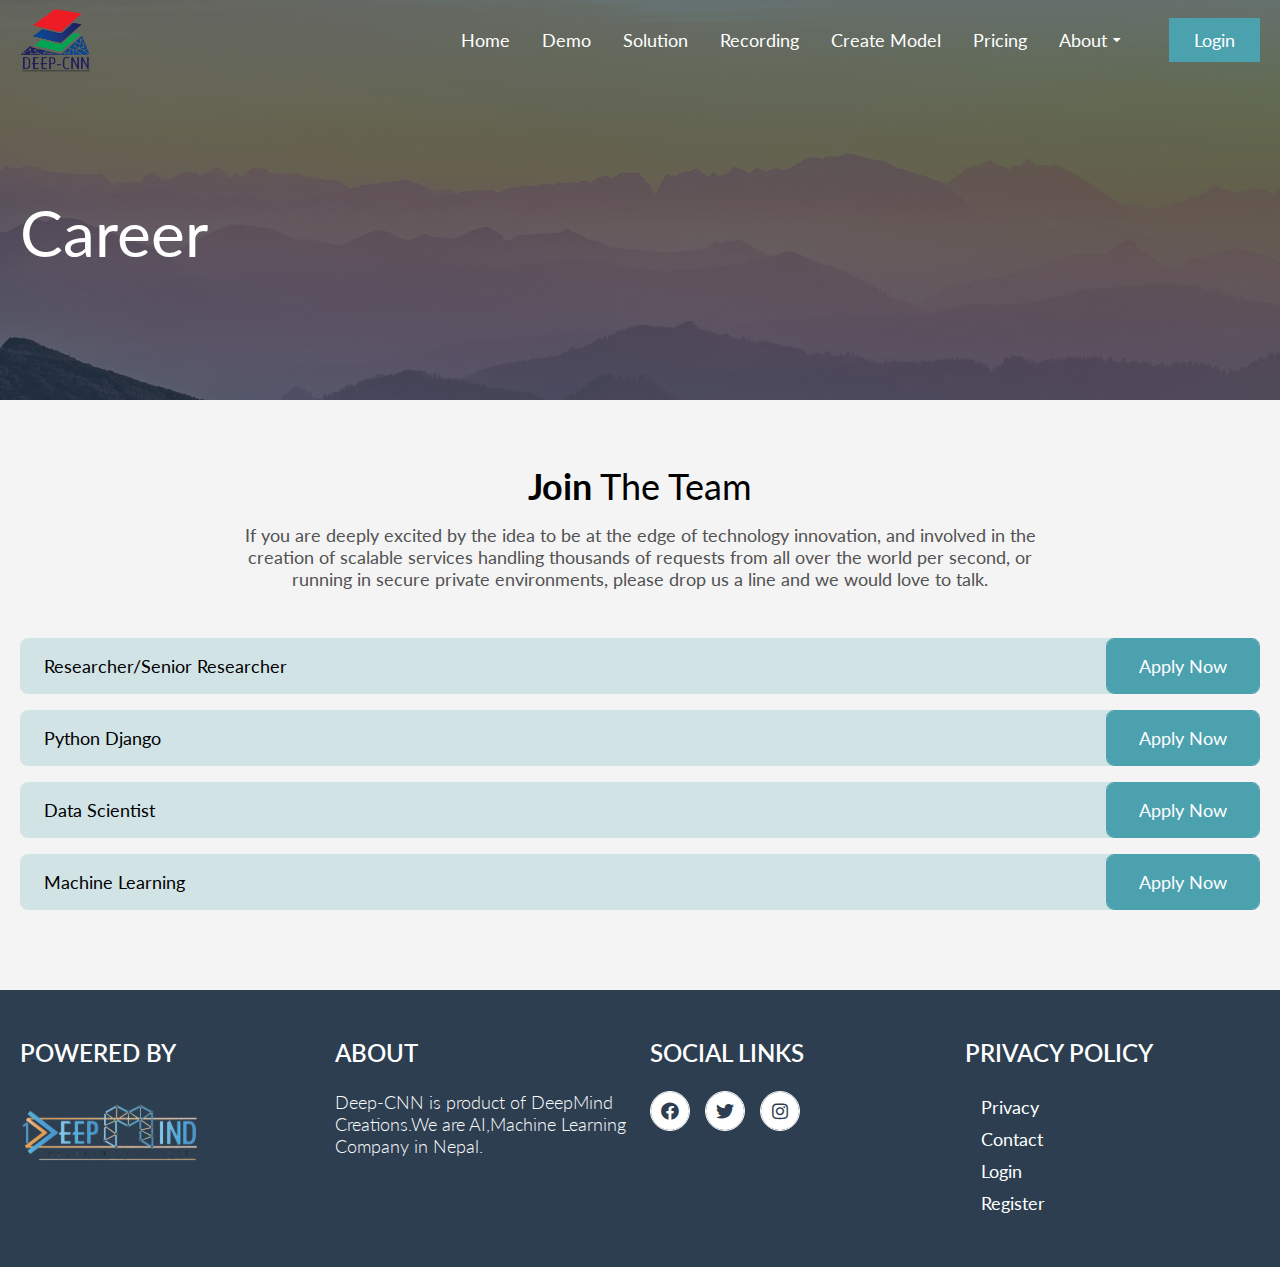
<file: career.html>
<!DOCTYPE html>
<html lang="en">
  <head>
    <meta charset="UTF-8" />
    <meta http-equiv="X-UA-Compatible" content="IE=edge" />
    <meta name="viewport" content="width=device-width, initial-scale=1.0" />
    <!-- css -->
    <link rel="stylesheet" href="./css/styles.css" />
    <!-- responsive -->
    <link rel="stylesheet" href="./css/responsive.css" />
    <!-- swiper -->
    <link rel="stylesheet" href="./css/swiper.min.css" />
    <!-- fontawesome -->
    <link
      rel="stylesheet"
      href="https://cdnjs.cloudflare.com/ajax/libs/font-awesome/5.15.2/css/all.min.css"
    />
    <!-- jquery -->
    <script src="./js/jquery.js"></script>

    <title>Deep Cnn</title>
  </head>
  <body style="background-color: #f4f4f4">
    <!-- header-start -->
    <header>
      <nav>
        <div class="nav-bar">
          <div class="logo">
            <div
              class="img"
              style="background-image: url(./images/logo/original-logo.png)"
            ></div>
          </div>
          <ul class="nav-links desktop">
            <a href="index.html"><li>Home</li></a>
            <a href="demo.html"><li>Demo</li></a>
            <a href="solution.html"><li>Solution</li></a>
            <a href="video-recorder.html"><li>Recording</li></a>
            <a href="create-model.html"><li>Create Model</li></a>
            <a href="pricing.html"><li>Pricing</li></a>
            <li class="drop-down">
              About <i class="fas fa-caret-down"></i>
              <ul class="drop">
                <a href="about.html">
                  <li>About Us</li>
                </a>
                <a href="blog.html">
                  <li>Blog</li>
                </a>
                <a href="contact.html">
                  <li>Contact</li>
                </a>
                <a href="dashboard.html">
                  <li>Dashboard</li>
                </a>
                <a href="research.html">
                  <li>Research</li>
                </a>
                <a href="career.html">
                  <li>Career</li>
                </a>
                <a href="project.html">
                  <li>Project</li>
                </a>
              </ul>
            </li>
            <a href="login.html"><button class="button">Login</button></a>
          </ul>

          <div class="side-nav-btn">
            <div class="bars"></div>
          </div>
        </div>
      </nav>
    </header>
    <!-- header-end -->

    <!-- side-nav-start -->
    <div class="side-nav">
      <div class="logo">
        <div
          class="img"
          style="background-image: url(./images/logo/original-logo.png)"
        ></div>

        <div class="side-nav-close">
          <img src="./images/icons/menu/close_big.svg" alt="" />
        </div>
      </div>
      <ul class="side-link">
        <a href="index.html">
          <li>Home</li>
        </a>
        <a href="demo.html">
          <li>Demo</li>
        </a>
        <a href="solution.html">
          <li>Solution</li>
        </a>
        <a href="video-recorder.html">
          <li>Recording</li>
        </a>
        <a href="create-model.html">
          <li>Create Model</li>
        </a>
        <a href="pricing.html">
          <li>Pricing</li>
        </a>
        <a href="project.html">
          <li>Project</li>
        </a>
        <li class="drop-btn">
          <span>About <i class="fas fa-caret-down"></i></span>
          <ul class="side-nav-drop">
            <a href="about.html">
              <li>About Us</li>
            </a>
            <a href="blog.html">
              <li>Blog</li>
            </a>
            <a href="contact.html">
              <li>Contact</li>
            </a>
            <a href="dashboard.html">
              <li>Dashboard</li>
            </a>
            <a href="research.html">
              <li>Research</li>
            </a>
            <a href="career.html">
              <li>Career</li>
            </a>
            <a href="project.html">
              <li>Project</li>
            </a>
          </ul>
        </li>
        <a href="login.html">
          <li>Login</li>
        </a>
      </ul>
    </div>
    <!-- side-nav-end -->

    <!-- page-banner-start -->
    <div
      class="page-banner"
      style="background-image: url(./images/page-banner.jpg)"
    >
      <div class="wrapper">
        <div class="page-title">
          <h1>Career</h1>
        </div>
      </div>
    </div>
    <!-- page-banner-end -->

    <!-- Career-start -->
    <section>
      <div class="wrapper">
        <div class="career">
          <div class="title">
            <h1><strong>Join</strong> The Team</h1>
            <p>
              If you are deeply excited by the idea to be at the edge of
              technology innovation, and involved in the creation of scalable
              services handling thousands of requests from all over the world
              per second, or running in secure private environments, please drop
              us a line and we would love to talk.
            </p>
          </div>

          <div class="list">
            <div class="item">
              <div class="name">Researcher/Senior Researcher</div>
              <a href="#">
                <button>Apply Now</button>
              </a>
            </div>

            <div class="item">
              <div class="name">Python Django</div>
              <a href="#">
                <button>Apply Now</button>
              </a>
            </div>

            <div class="item">
              <div class="name">Data Scientist</div>
              <a href="#">
                <button>Apply Now</button>
              </a>
            </div>

            <div class="item">
              <div class="name">Machine Learning</div>
              <a href="#">
                <button>Apply Now</button>
              </a>
            </div>
          </div>
        </div>
      </div>
    </section>
    <!-- Career-end -->

    <!-- footer-start -->
    <footer>
      <div class="wrapper">
        <div class="item">
          <h3>Powered By</h3>
          <div class="logo">
            <img src="./images/logo/deepmindLogo.svg" alt="" />
          </div>
        </div>

        <div class="item">
          <h3>About</h3>
          <p>
            Deep-CNN is product of DeepMind Creations.We are AI,Machine Learning
            Company in Nepal.
          </p>
        </div>

        <div class="item">
          <h3>Social Links</h3>
          <div class="social-links">
            <div class="icon">
              <i class="fab fa-facebook"></i>
            </div>
            <div class="icon">
              <i class="fab fa-twitter"></i>
            </div>
            <div class="icon">
              <i class="fab fa-instagram"></i>
            </div>
          </div>
        </div>

        <div class="item">
          <h3>Privacy Policy</h3>

          <ul>
            <a href="#"><li>Privacy</li></a>
            <a href="contact.html"><li>Contact</li></a>
            <a href="login.html"><li>Login</li></a>
            <a href="register.html"><li>Register</li></a>
          </ul>
        </div>
      </div>
    </footer>
    <!-- footer-end -->

    <!-- swiper -->
    <script src="./js/swiper.min.js"></script>
    <script src="./js/nav.js"></script>
  </body>
</html>
</file>
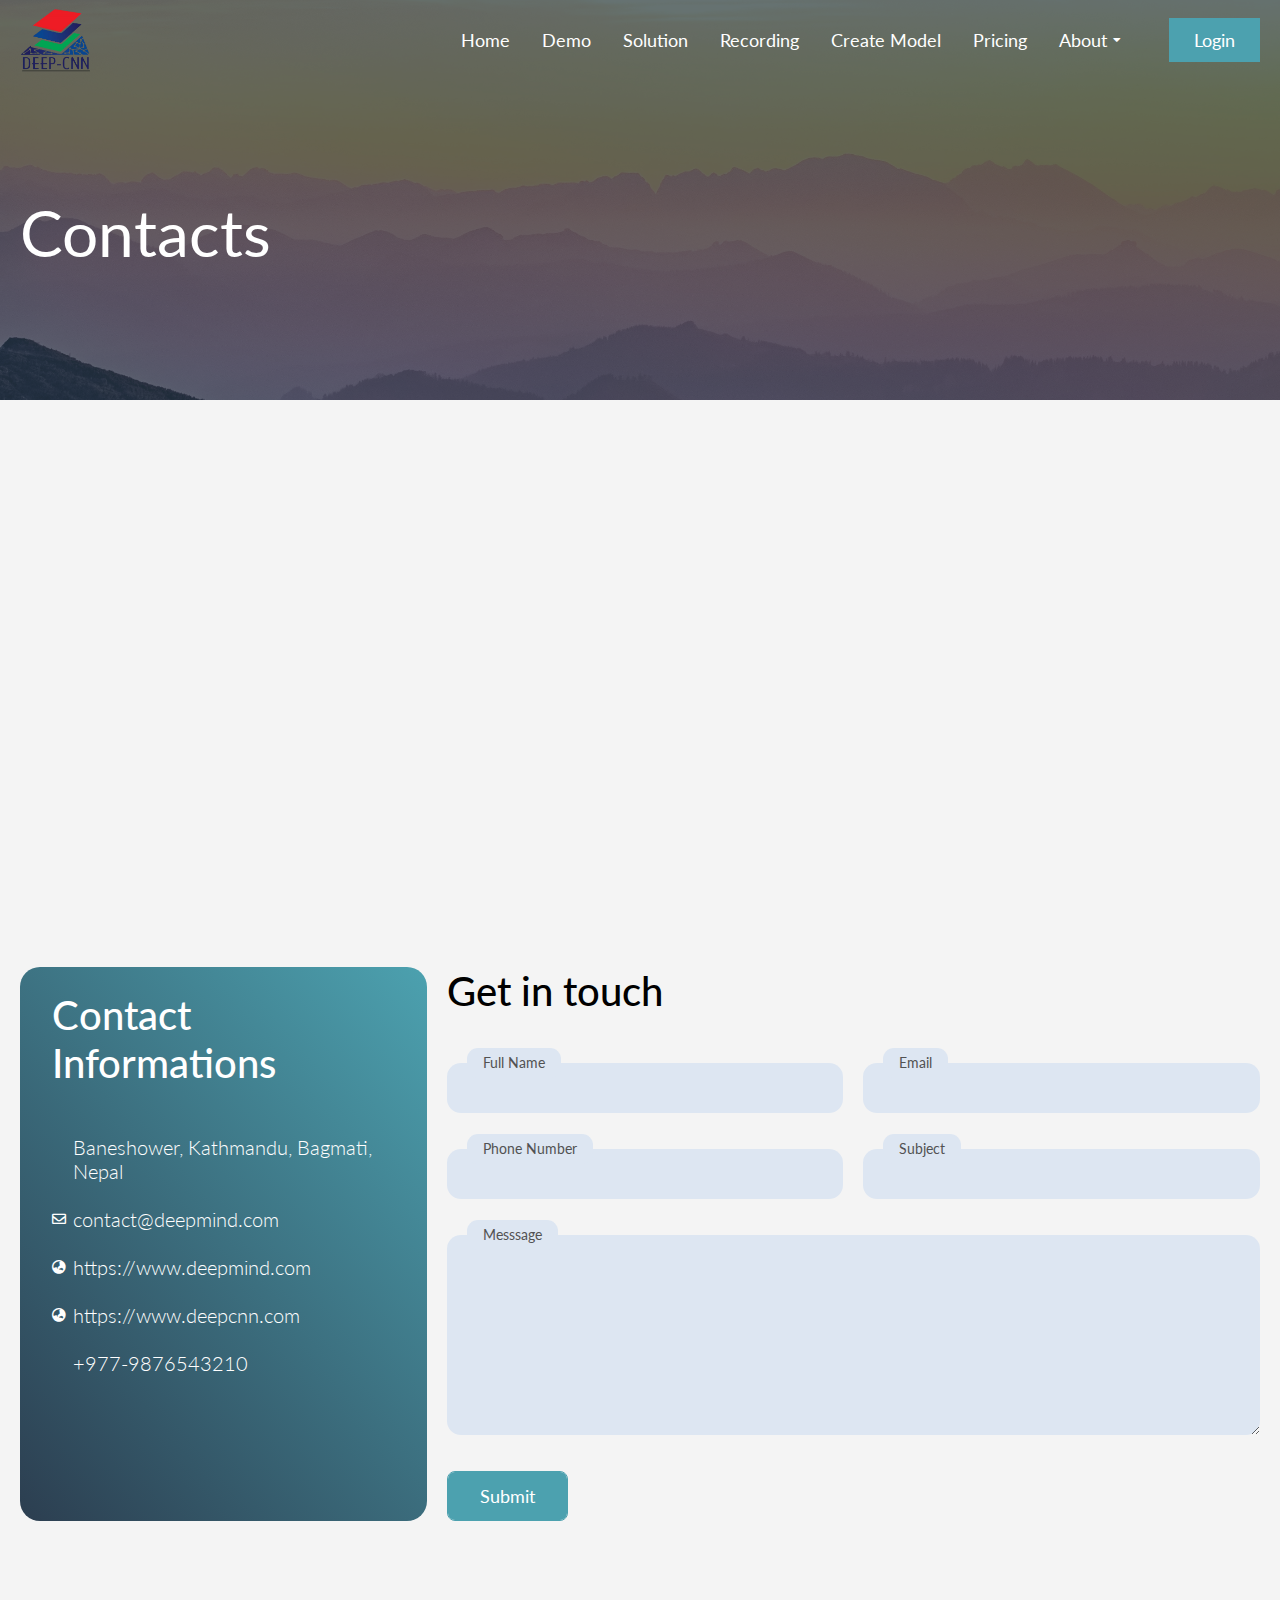
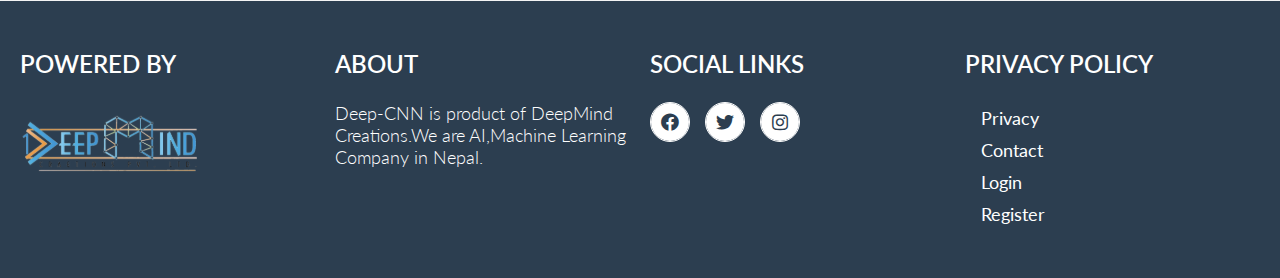
<file: contact.html>
<!DOCTYPE html>
<html lang="en">
  <head>
    <meta charset="UTF-8" />
    <meta http-equiv="X-UA-Compatible" content="IE=edge" />
    <meta name="viewport" content="width=device-width, initial-scale=1.0" />
    <!-- css -->
    <link rel="stylesheet" href="./css/styles.css" />
    <!-- responsive -->
    <link rel="stylesheet" href="./css/responsive.css" />
    <!-- swiper -->
    <link rel="stylesheet" href="./css/swiper.min.css" />
    <!-- fontawesome -->
    <link
      rel="stylesheet"
      href="https://cdnjs.cloudflare.com/ajax/libs/font-awesome/5.15.2/css/all.min.css"
    />
    <!-- jquery -->
    <script src="./js/jquery.js"></script>

    <title>Deep Cnn</title>
  </head>
  <body style="background-color: #f4f4f4">
    <!-- header-start -->
    <header>
      <nav>
        <div class="nav-bar">
          <div class="logo">
            <div
              class="img"
              style="background-image: url(./images/logo/original-logo.png)"
            ></div>
          </div>
          <ul class="nav-links desktop">
            <a href="index.html"><li>Home</li></a>
            <a href="demo.html"><li>Demo</li></a>
            <a href="solution.html"><li>Solution</li></a>
            <a href="video-recorder.html"><li>Recording</li></a>
            <a href="create-model.html"><li>Create Model</li></a>
            <a href="pricing.html"><li>Pricing</li></a>
            <li class="drop-down">
              About <i class="fas fa-caret-down"></i>
              <ul class="drop">
                <a href="about.html">
                  <li>About Us</li>
                </a>
                <a href="blog.html">
                  <li>Blog</li>
                </a>
                <a href="contact.html">
                  <li>Contact</li>
                </a>
                <a href="dashboard.html">
                  <li>Dashboard</li>
                </a>
                <a href="research.html">
                  <li>Research</li>
                </a>
                <a href="career.html">
                  <li>Career</li>
                </a>
                <a href="project.html">
                  <li>Project</li>
                </a>
              </ul>
            </li>
            <a href="login.html"><button class="button">Login</button></a>
          </ul>

          <div class="side-nav-btn">
            <div class="bars"></div>
          </div>
        </div>
      </nav>
    </header>
    <!-- header-end -->

    <!-- side-nav-start -->
    <div class="side-nav">
      <div class="logo">
        <div
          class="img"
          style="background-image: url(./images/logo/original-logo.png)"
        ></div>

        <div class="side-nav-close">
          <img src="./images/icons/menu/close_big.svg" alt="" />
        </div>
      </div>
      <ul class="side-link">
        <a href="index.html">
          <li>Home</li>
        </a>
        <a href="demo.html">
          <li>Demo</li>
        </a>
        <a href="solution.html">
          <li>Solution</li>
        </a>
        <a href="video-recorder.html">
          <li>Recording</li>
        </a>
        <a href="create-model.html">
          <li>Create Model</li>
        </a>
        <a href="pricing.html">
          <li>Pricing</li>
        </a>
        <a href="project.html">
          <li>Project</li>
        </a>
        <li class="drop-btn">
          <span>About <i class="fas fa-caret-down"></i></span>
          <ul class="side-nav-drop">
            <a href="about.html">
              <li>About Us</li>
            </a>
            <a href="blog.html">
              <li>Blog</li>
            </a>
            <a href="contact.html">
              <li>Contact</li>
            </a>
            <a href="dashboard.html">
              <li>Dashboard</li>
            </a>
            <a href="research.html">
              <li>Research</li>
            </a>
            <a href="career.html">
              <li>Career</li>
            </a>
            <a href="project.html">
              <li>Project</li>
            </a>
          </ul>
        </li>
        <a href="login.html">
          <li>Login</li>
        </a>
      </ul>
    </div>
    <!-- side-nav-end -->

    <!-- page-banner-start -->
    <div
      class="page-banner"
      style="background-image: url(./images/page-banner.jpg)"
    >
      <div class="wrapper">
        <div class="page-title">
          <h1>Contacts</h1>
        </div>
      </div>
    </div>
    <!-- page-banner-end -->

    <!-- map-start -->
    <div class="map">
      <iframe
        src="https://www.google.com/maps/embed?pb=!1m18!1m12!1m3!1d3532.863865420551!2d85.32639881480208!3d27.690602132835075!2m3!1f0!2f0!3f0!3m2!1i1024!2i768!4f13.1!3m3!1m2!1s0x39eb19bb84ec646d%3A0xf514a3a9c2e133f7!2sDeepMind%20Creations%20Pvt%20Ltd!5e0!3m2!1sen!2snp!4v1633669473805!5m2!1sen!2snp"
        style="border: 0"
        allowfullscreen=""
        loading="lazy"
      ></iframe>
    </div>
    <!-- map-end -->

    <!-- contact-page-start -->
    <section>
      <div class="wrapper">
        <div class="contact-page">
          <div class="contact-info">
            <h1>Contact Informations</h1>
            <ul>
              <li>
                <i class="far fa-map-marker-alt"></i> Baneshower, Kathmandu,
                Bagmati, Nepal
              </li>

              <li><i class="far fa-envelope"></i> contact@deepmind.com</li>

              <li>
                <i class="fas fa-globe-asia"></i> https://www.deepmind.com
              </li>

              <li><i class="fas fa-globe-asia"></i> https://www.deepcnn.com</li>

              <li><i class="far fa-phone-alt"></i> +977-9876543210</li>
            </ul>
          </div>
          <div class="contact-form">
            <h1>Get in touch</h1>

            <form action="">
              <div class="form">
                <div class="group">
                  <label for="fname">Full Name</label>
                  <input type="text" id="fname" />
                </div>

                <div class="group">
                  <label for="email">Email</label>
                  <input type="text" id="email" />
                </div>

                <div class="group">
                  <label for="phoneNumber">Phone Number</label>
                  <input type="text" id="phoneNumber" />
                </div>

                <div class="group">
                  <label for="subject">Subject</label>
                  <input type="text" id="subject" />
                </div>

                <div class="group">
                  <label for="message">Messsage</label>
                  <textarea name="" id="message"></textarea>
                </div>

                <div>
                  <button type="submit">Submit</button>
                </div>
              </div>
            </form>
          </div>
        </div>
      </div>
    </section>
    <!-- contact-page-end -->

    <!-- footer-start -->
    <footer>
      <div class="wrapper">
        <div class="item">
          <h3>Powered By</h3>
          <div class="logo">
            <img src="./images/logo/deepmindLogo.svg" alt="" />
          </div>
        </div>

        <div class="item">
          <h3>About</h3>
          <p>
            Deep-CNN is product of DeepMind Creations.We are AI,Machine Learning
            Company in Nepal.
          </p>
        </div>

        <div class="item">
          <h3>Social Links</h3>
          <div class="social-links">
            <div class="icon">
              <i class="fab fa-facebook"></i>
            </div>
            <div class="icon">
              <i class="fab fa-twitter"></i>
            </div>
            <div class="icon">
              <i class="fab fa-instagram"></i>
            </div>
          </div>
        </div>

        <div class="item">
          <h3>Privacy Policy</h3>

          <ul>
            <a href="#"><li>Privacy</li></a>
            <a href="contact.html"><li>Contact</li></a>
            <a href="login.html"><li>Login</li></a>
            <a href="register.html"><li>Register</li></a>
          </ul>
        </div>
      </div>
    </footer>
    <!-- footer-end -->

    <!-- swiper -->
    <script src="./js/swiper.min.js"></script>
    <script src="./js/nav.js"></script>
  </body>
</html>
</file>
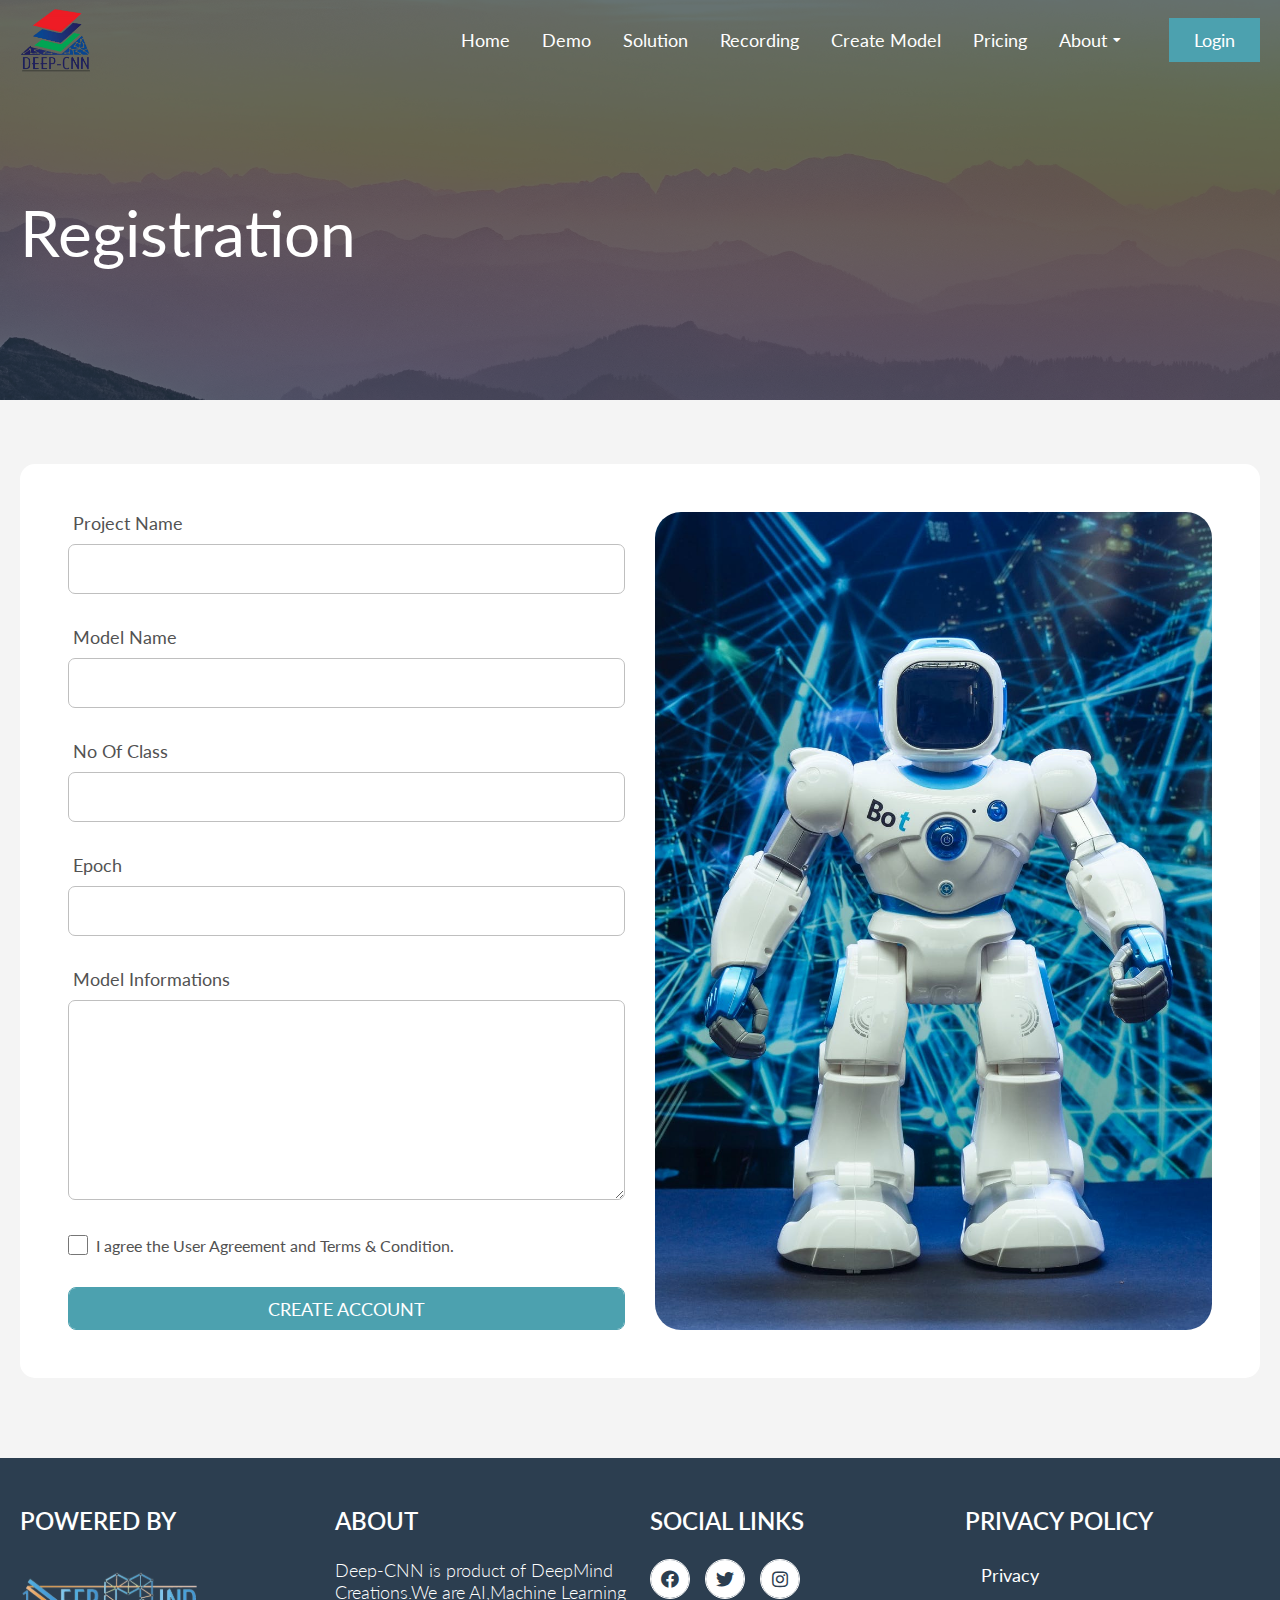
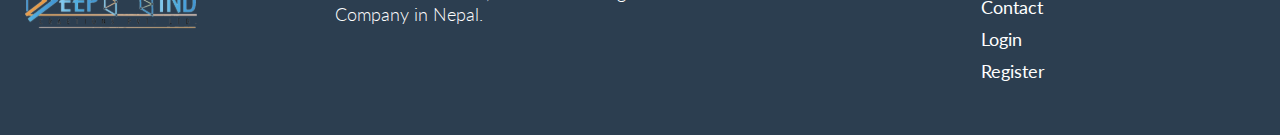
<file: create-model.html>
<!DOCTYPE html>
<html lang="en">
  <head>
    <meta charset="UTF-8" />
    <meta http-equiv="X-UA-Compatible" content="IE=edge" />
    <meta name="viewport" content="width=device-width, initial-scale=1.0" />
    <!-- css -->
    <link rel="stylesheet" href="./css/styles.css" />
    <!-- responsive -->
    <link rel="stylesheet" href="./css/responsive.css" />
    <!-- swiper -->
    <link rel="stylesheet" href="./css/swiper.min.css" />
    <!-- fontawesome -->
    <link
      rel="stylesheet"
      href="https://cdnjs.cloudflare.com/ajax/libs/font-awesome/5.15.2/css/all.min.css"
    />
    <!-- jquery -->
    <script src="./js/jquery.js"></script>

    <title>Deep Cnn</title>
  </head>
  <body style="background-color: #f4f4f4">
    <!-- header-start -->
    <header>
      <nav>
        <div class="nav-bar">
          <div class="logo">
            <div
              class="img"
              style="background-image: url(./images/logo/original-logo.png)"
            ></div>
          </div>
          <ul class="nav-links desktop">
            <a href="index.html"><li>Home</li></a>
            <a href="demo.html"><li>Demo</li></a>
            <a href="solution.html"><li>Solution</li></a>
            <a href="video-recorder.html"><li>Recording</li></a>
            <a href="create-model.html"><li>Create Model</li></a>
            <a href="pricing.html"><li>Pricing</li></a>
            <li class="drop-down">
              About <i class="fas fa-caret-down"></i>
              <ul class="drop">
                <a href="about.html">
                  <li>About Us</li>
                </a>
                <a href="blog.html">
                  <li>Blog</li>
                </a>
                <a href="contact.html">
                  <li>Contact</li>
                </a>
                <a href="dashboard.html">
                  <li>Dashboard</li>
                </a>
                <a href="research.html">
                  <li>Research</li>
                </a>
                <a href="career.html">
                  <li>Career</li>
                </a>
                <a href="project.html">
                  <li>Project</li>
                </a>
              </ul>
            </li>
            <a href="login.html"><button class="button">Login</button></a>
          </ul>

          <div class="side-nav-btn">
            <div class="bars"></div>
          </div>
        </div>
      </nav>
    </header>
    <!-- header-end -->

    <!-- side-nav-start -->
    <div class="side-nav">
      <div class="logo">
        <div
          class="img"
          style="background-image: url(./images/logo/original-logo.png)"
        ></div>

        <div class="side-nav-close">
          <img src="./images/icons/menu/close_big.svg" alt="" />
        </div>
      </div>
      <ul class="side-link">
        <a href="index.html">
          <li>Home</li>
        </a>
        <a href="demo.html">
          <li>Demo</li>
        </a>
        <a href="solution.html">
          <li>Solution</li>
        </a>
        <a href="video-recorder.html">
          <li>Recording</li>
        </a>
        <a href="create-model.html">
          <li>Create Model</li>
        </a>
        <a href="pricing.html">
          <li>Pricing</li>
        </a>
        <a href="project.html">
          <li>Project</li>
        </a>
        <li class="drop-btn">
          <span>About <i class="fas fa-caret-down"></i></span>
          <ul class="side-nav-drop">
            <a href="about.html">
              <li>About Us</li>
            </a>
            <a href="blog.html">
              <li>Blog</li>
            </a>
            <a href="contact.html">
              <li>Contact</li>
            </a>
            <a href="dashboard.html">
              <li>Dashboard</li>
            </a>
            <a href="research.html">
              <li>Research</li>
            </a>
            <a href="career.html">
              <li>Career</li>
            </a>
            <a href="project.html">
              <li>Project</li>
            </a>
          </ul>
        </li>
        <a href="login.html">
          <li>Login</li>
        </a>
      </ul>
    </div>
    <!-- side-nav-end -->

    <!-- page-banner-start -->
    <div
      class="page-banner"
      style="background-image: url(./images/page-banner.jpg)"
    >
      <div class="wrapper">
        <div class="page-title">
          <h1>Registration</h1>
        </div>
      </div>
    </div>
    <!-- page-banner-end -->

    <!-- registration-start -->
    <section>
      <div class="wrapper">
        <div class="registration">
          <form action="">
            <div class="form">
              <div class="group">
                <label for="projectName">Project Name</label>
                <input type="text" id="projectName" />
              </div>

              <div class="group">
                <label for="modelName">Model Name</label>
                <input type="text" id="modelName" />
              </div>

              <div class="group">
                <label for="noOfClass">No Of Class</label>
                <input type="text" id="noOfClass" />
              </div>

              <div class="group">
                <label for="epoch">Epoch</label>
                <input type="text" id="epoch" />
              </div>

              <div class="group">
                <label for="modelInformations">Model Informations</label>
                <textarea name="" id="modelInformations"></textarea>
              </div>

              <div class="checkbox">
                <input type="checkbox" id="checkbox" />
                <label for="checkbox">
                  I agree the User Agreement and Terms & Condition.</label
                >
              </div>

              <button type="submit">Create Account</button>
            </div>
          </form>

          <div class="image">
            <div
              class="img"
              style="background-image: url(./images/Robot.jpeg)"
            ></div>
          </div>
        </div>
      </div>
    </section>
    <!-- registration-end -->

    <!-- footer-start -->
    <footer>
      <div class="wrapper">
        <div class="item">
          <h3>Powered By</h3>
          <div class="logo">
            <img src="./images/logo/deepmindLogo.svg" alt="" />
          </div>
        </div>

        <div class="item">
          <h3>About</h3>
          <p>
            Deep-CNN is product of DeepMind Creations.We are AI,Machine Learning
            Company in Nepal.
          </p>
        </div>

        <div class="item">
          <h3>Social Links</h3>
          <div class="social-links">
            <div class="icon">
              <i class="fab fa-facebook"></i>
            </div>
            <div class="icon">
              <i class="fab fa-twitter"></i>
            </div>
            <div class="icon">
              <i class="fab fa-instagram"></i>
            </div>
          </div>
        </div>

        <div class="item">
          <h3>Privacy Policy</h3>

          <ul>
            <a href="#"><li>Privacy</li></a>
            <a href="contact.html"><li>Contact</li></a>
            <a href="login.html"><li>Login</li></a>
            <a href="register.html"><li>Register</li></a>
          </ul>
        </div>
      </div>
    </footer>
    <!-- footer-end -->

    <!-- swiper -->
    <script src="./js/swiper.min.js"></script>
    <script src="./js/nav.js"></script>
  </body>
</html>
</file>
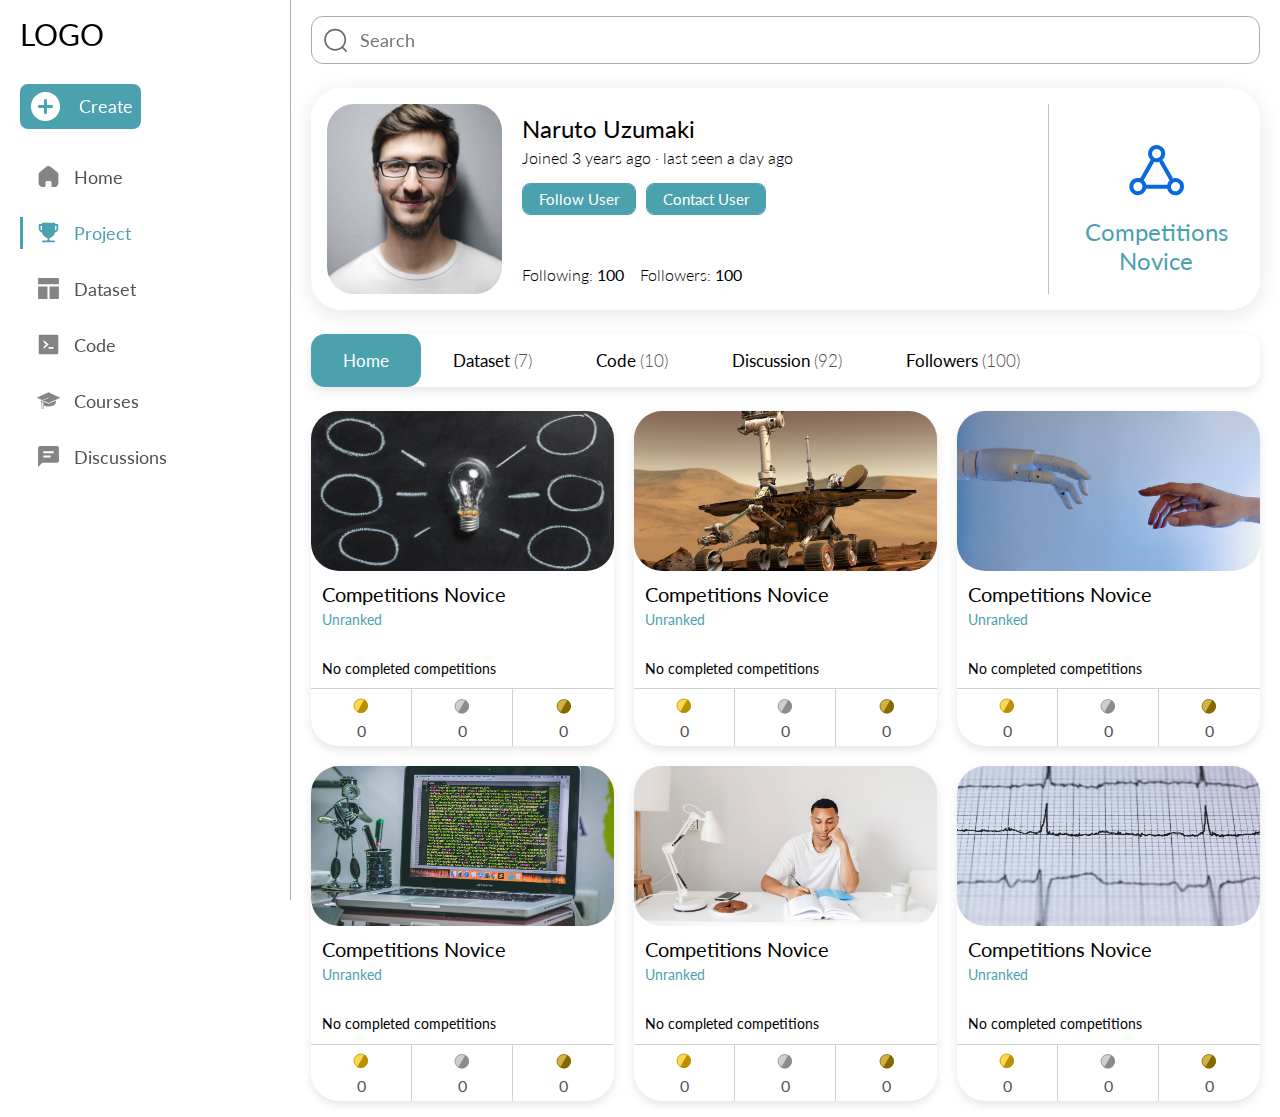
<file: dashboard.html>
<!DOCTYPE html>
<html lang="en">
  <head>
    <meta charset="UTF-8" />
    <meta http-equiv="X-UA-Compatible" content="IE=edge" />
    <meta name="viewport" content="width=device-width, initial-scale=1.0" />
    <!-- css -->
    <link rel="stylesheet" href="./css/styles.css" />
    <!-- responsive -->
    <link rel="stylesheet" href="./css/responsive.css" />
    <!-- swiper -->
    <link rel="stylesheet" href="./css/swiper.min.css" />
    <!-- fontawesome -->
    <link
      rel="stylesheet"
      href="https://cdnjs.cloudflare.com/ajax/libs/font-awesome/5.15.2/css/all.min.css"
    />
    <!-- jquery -->
    <script src="./js/jquery.js"></script>

    <title>Deep Cnn</title>
  </head>
  <body>
    <!-- dashboard-start -->
    <div class="wrapper">
      <div class="dashboard">
        <div class="dashboard-side-nav">
          <div class="top-sec">
            <!-- <div class="nav-open-btn">
              <div class="bars">
                <div class="bar"></div>
              </div>
            </div> -->
            <div class="logo">LOGO</div>
          </div>
          <button class="create">
            <img src="./images/icons/edit/plus_circle.svg" alt="PlusIcon" />
            Create
          </button>

          <ul>
            <a href="index.html">
              <li>
                <svg xmlns="http://www.w3.org/2000/svg">
                  <path
                    d="M9.51523 21.6389V18.4538C9.51523 17.6407 10.1792 16.9816 10.9982 16.9816H13.9921C14.3854 16.9816 14.7626 17.1367 15.0408 17.4128C15.3189 17.6889 15.4751 18.0634 15.4751 18.4538V21.6389C15.4726 21.977 15.6062 22.302 15.8461 22.5419C16.086 22.7818 16.4124 22.9167 16.7529 22.9167H18.7955C19.7495 22.9192 20.6652 22.5447 21.3406 21.8759C22.0161 21.2071 22.3957 20.299 22.3957 19.3519V10.278C22.3957 9.51302 22.0541 8.78738 21.463 8.29657L14.5144 2.7874C13.3057 1.82146 11.5739 1.85265 10.4013 2.86148L3.61131 8.29657C2.99228 8.77291 2.62229 9.5007 2.604 10.278V19.3427C2.604 21.3166 4.21586 22.9167 6.20418 22.9167H8.20014C8.90736 22.9167 9.48213 22.3503 9.48725 21.6482L9.51523 21.6389Z"
                  />
                </svg>

                Home
              </li>
            </a>

            <li class="active">
              <svg xmlns="http://www.w3.org/2000/svg">
                <path
                  d="M21.1914 3.90625H19.9219C19.3825 3.90625 18.9453 3.46903 18.9453 2.92969C18.9453 2.82227 18.8574 2.73438 18.75 2.73438H6.25C6.14258 2.73438 6.05469 2.82227 6.05469 2.92969C6.05469 3.46903 5.61747 3.90625 5.07812 3.90625H3.80859C3.52369 3.90625 3.25046 4.01943 3.04901 4.22088C2.84755 4.42234 2.73438 4.69557 2.73438 4.98047V8.59375C2.73438 10.3284 3.84228 11.8083 5.38683 12.3637C5.80324 12.5134 6.14023 12.8523 6.25045 13.2808C6.81521 15.4766 8.54389 17.2056 10.7388 17.7715C11.2332 17.8989 11.6211 18.3189 11.6211 18.8295V19.5005C11.6211 20.0528 11.1734 20.5005 10.6211 20.5005H6.83594C6.40381 20.5005 6.05469 20.8496 6.05469 21.2817V22.0703C6.05469 22.1777 6.14258 22.2656 6.25 22.2656H18.75C18.8574 22.2656 18.9453 22.1777 18.9453 22.0703V21.2817C18.9453 20.8496 18.5962 20.5005 18.1641 20.5005H14.3789C13.8266 20.5005 13.3789 20.0528 13.3789 19.5005V18.8295C13.3789 18.3189 13.7668 17.8989 14.2612 17.7715C16.4561 17.2056 18.1848 15.4766 18.7495 13.2808C18.8598 12.8523 19.1968 12.5134 19.6132 12.3637C21.1577 11.8083 22.2656 10.3284 22.2656 8.59375V4.98047C22.2656 4.69557 22.1524 4.42234 21.951 4.22088C21.7495 4.01943 21.4763 3.90625 21.1914 3.90625ZM6.05469 9.36148C6.05469 10.0393 5.36374 10.4917 4.95228 9.95315C4.66369 9.57539 4.49219 9.10402 4.49219 8.59375V6.44531C4.49219 6.01384 4.84196 5.66406 5.27344 5.66406C5.70491 5.66406 6.05469 6.01384 6.05469 6.44531V9.36148ZM20.5078 8.59375C20.5078 9.1062 20.3357 9.57898 20.0461 9.95706C19.6346 10.4943 18.9453 10.0418 18.9453 9.365V6.44531C18.9453 6.01384 19.2951 5.66406 19.7266 5.66406C20.158 5.66406 20.5078 6.01384 20.5078 6.44531V8.59375Z"
                />
              </svg>

              Project
            </li>

            <li>
              <svg xmlns="http://www.w3.org/2000/svg">
                <path
                  d="M21.8752 2.08337H3.12516C2.50016 2.08337 2.0835 2.50004 2.0835 3.12504V8.33337H22.9168V3.12504C22.9168 2.50004 22.5002 2.08337 21.8752 2.08337ZM2.0835 21.875C2.0835 22.5 2.50016 22.9167 3.12516 22.9167H11.4585V10.4167H2.0835V21.875ZM13.5418 22.9167H21.8752C22.5002 22.9167 22.9168 22.5 22.9168 21.875V10.4167H13.5418V22.9167Z"
                />
              </svg>

              Dataset
            </li>

            <li>
              <svg xmlns="http://www.w3.org/2000/svg">
                <path
                  d="M21.4844 2.73438H3.51562C3.0835 2.73438 2.73438 3.0835 2.73438 3.51562V21.4844C2.73438 21.9165 3.0835 22.2656 3.51562 22.2656H21.4844C21.9165 22.2656 22.2656 21.9165 22.2656 21.4844V3.51562C22.2656 3.0835 21.9165 2.73438 21.4844 2.73438ZM12.5269 12.6489L7.83936 16.5796C7.7124 16.687 7.51953 16.5967 7.51953 16.4307V14.8999C7.51953 14.8438 7.54639 14.7876 7.59033 14.751L10.271 12.5L7.59033 10.249C7.56789 10.2313 7.54983 10.2086 7.53755 10.1828C7.52528 10.157 7.51911 10.1287 7.51953 10.1001V8.56934C7.51953 8.40332 7.7124 8.31299 7.83936 8.42041L12.5269 12.3486C12.6221 12.4268 12.6221 12.5708 12.5269 12.6489ZM17.4805 16.4307C17.4805 16.5381 17.3975 16.626 17.2974 16.626H12.7808C12.6807 16.626 12.5977 16.5381 12.5977 16.4307V15.2588C12.5977 15.1514 12.6807 15.0635 12.7808 15.0635H17.2974C17.3975 15.0635 17.4805 15.1514 17.4805 15.2588V16.4307Z"
                />
              </svg>

              Code
            </li>

            <li>
              <svg xmlns="http://www.w3.org/2000/svg">
                <path
                  d="M7.22266 13.4113V12.7875L7.40977 12.7016L12.5 15.0336L24.2188 9.66523L12.5 4.29688L0.78125 9.66523L6.10547 12.1039C6.07531 12.1824 6.05918 12.2655 6.05781 12.3496V12.8777L5.12813 12.452V14.2566C5.12813 14.791 5.27148 15.2707 5.51758 15.702V19.7141C5.51758 21.0324 7.76367 21.0324 7.76367 19.7141V17.5437C12.0027 19.427 19.8715 18.3344 19.8715 14.2562V12.4516L12.5 15.8285L7.22266 13.4113ZM7.37305 19.7145C7.37305 19.8539 7.28242 19.9793 7.13945 20.0676V15.1156L7.0625 15.168V20.1102L6.83203 20.1809V15.2582L6.75586 15.2719V20.1922H6.52539V15.2719L6.44844 15.2582V20.1813L6.21875 20.1105V15.168L6.1418 15.1156V20.0676C5.99922 19.9789 5.9082 19.8539 5.9082 19.7145V15.0336C5.9082 14.5859 6.13789 14.2125 6.44844 14.0996V12.3496C6.44844 12.2305 6.50781 12.1414 6.58945 12.1043L12.4488 9.41953C12.4689 9.41004 12.4907 9.40485 12.5129 9.4043C12.6996 9.4043 12.7605 9.81445 12.5512 9.91055L6.83203 12.5301V14.0996C7.14297 14.2117 7.37305 14.5852 7.37305 15.0336V19.7145Z"
                />
              </svg>

              Courses
            </li>

            <li>
              <svg xmlns="http://www.w3.org/2000/svg">
                <path
                  d="M20.8335 2.08228H4.16683C3.01787 2.08228 2.0835 3.01665 2.0835 4.16561V22.9156L6.25016 18.7489H20.8335C21.9825 18.7489 22.9168 17.8146 22.9168 16.6656V4.16561C22.9168 3.01665 21.9825 2.08228 20.8335 2.08228ZM14.5835 13.5406H7.29183V11.4573H14.5835V13.5406ZM17.7085 9.37394H7.29183V7.29061H17.7085V9.37394Z"
                />
              </svg>

              Discussions
            </li>
          </ul>
        </div>

        <div class="dashboard-details">
          <div class="search">
            <form action="">
              <div class="group">
                <input type="text" name="" id="" placeholder="Search" />
                <div class="icon">
                  <img src="./images/icons/Search.svg" alt="search" />
                </div>
              </div>
            </form>
          </div>

          <div class="profile-section">
            <div
              class="image"
              style="background-image: url(./images/profile1.jpeg)"
            ></div>
            <div class="details">
              <div class="info">
                <div class="name">Naruto Uzumaki</div>
                <h4>Joined 3 years ago · last seen a day ago</h4>
                <div class="btn-group">
                  <button>Follow User</button>
                  <button>Contact User</button>
                </div>
              </div>

              <div class="follow">
                <div class="following">Following: <strong>100</strong></div>
                <div class="followers">Followers: <strong>100</strong></div>
              </div>
            </div>

            <div class="competitions">
              <div class="icon">
                <img src="./images/icons/Competitions_Novice.svg" alt="" />
              </div>
              <div class="name">Competitions Novice</div>
            </div>
          </div>

          <ul class="nav-btns">
            <li class="active" data-filters="dataHome">Home</li>
            <li data-filters="dataDataset">Dataset <span>(7)</span></li>
            <li data-filters="dataCode">Code <span>(10)</span></li>
            <li data-filters="dataDiscussion">Discussion <span>(92)</span></li>
            <li data-filters="dataFollowers">Followers <span>(100)</span></li>
          </ul>

          <div class="list box-item dataHome">
            <div class="item">
              <div
                class="image"
                style="background-image: url(./images/hero_image1.jpeg)"
              ></div>
              <div class="details">
                <div class="name">Competitions Novice</div>
                <a href="#"><h4>Unranked</h4></a>
                <h3>No completed competitions</h3>
              </div>
              <div class="item-footer">
                <div class="tire">
                  <img src="./images/icons/gold_tire.svg" alt="" />
                  0
                </div>

                <div class="tire">
                  <img src="./images/icons/platium_tire.svg" alt="" />
                  0
                </div>

                <div class="tire">
                  <img src="./images/icons/bronch_tire.svg" alt="" />
                  0
                </div>
              </div>
            </div>

            <div class="item">
              <div
                class="image"
                style="background-image: url(./images/hero_image2.jpeg)"
              ></div>
              <div class="details">
                <div class="name">Competitions Novice</div>
                <a href="#"><h4>Unranked</h4></a>
                <h3>No completed competitions</h3>
              </div>
              <div class="item-footer">
                <div class="tire">
                  <img src="./images/icons/gold_tire.svg" alt="" />
                  0
                </div>

                <div class="tire">
                  <img src="./images/icons/platium_tire.svg" alt="" />
                  0
                </div>

                <div class="tire">
                  <img src="./images/icons/bronch_tire.svg" alt="" />
                  0
                </div>
              </div>
            </div>

            <div class="item">
              <div
                class="image"
                style="background-image: url(./images/hero_image3.jpeg)"
              ></div>
              <div class="details">
                <div class="name">Competitions Novice</div>
                <a href="#"><h4>Unranked</h4></a>
                <h3>No completed competitions</h3>
              </div>
              <div class="item-footer">
                <div class="tire">
                  <img src="./images/icons/gold_tire.svg" alt="" />
                  0
                </div>

                <div class="tire">
                  <img src="./images/icons/platium_tire.svg" alt="" />
                  0
                </div>

                <div class="tire">
                  <img src="./images/icons/bronch_tire.svg" alt="" />
                  0
                </div>
              </div>
            </div>

            <div class="item">
              <div
                class="image"
                style="background-image: url(./images/hero_image4.jpeg)"
              ></div>
              <div class="details">
                <div class="name">Competitions Novice</div>
                <a href="#"><h4>Unranked</h4></a>
                <h3>No completed competitions</h3>
              </div>
              <div class="item-footer">
                <div class="tire">
                  <img src="./images/icons/gold_tire.svg" alt="" />
                  0
                </div>

                <div class="tire">
                  <img src="./images/icons/platium_tire.svg" alt="" />
                  0
                </div>

                <div class="tire">
                  <img src="./images/icons/bronch_tire.svg" alt="" />
                  0
                </div>
              </div>
            </div>

            <div class="item">
              <div
                class="image"
                style="background-image: url(./images/hero_image5.jpeg)"
              ></div>
              <div class="details">
                <div class="name">Competitions Novice</div>
                <a href="#"><h4>Unranked</h4></a>
                <h3>No completed competitions</h3>
              </div>
              <div class="item-footer">
                <div class="tire">
                  <img src="./images/icons/gold_tire.svg" alt="" />
                  0
                </div>

                <div class="tire">
                  <img src="./images/icons/platium_tire.svg" alt="" />
                  0
                </div>

                <div class="tire">
                  <img src="./images/icons/bronch_tire.svg" alt="" />
                  0
                </div>
              </div>
            </div>

            <div class="item">
              <div
                class="image"
                style="background-image: url(./images/hero_image6.jpeg)"
              ></div>
              <div class="details">
                <div class="name">Competitions Novice</div>
                <a href="#"><h4>Unranked</h4></a>
                <h3>No completed competitions</h3>
              </div>
              <div class="item-footer">
                <div class="tire">
                  <img src="./images/icons/gold_tire.svg" alt="" />
                  0
                </div>

                <div class="tire">
                  <img src="./images/icons/platium_tire.svg" alt="" />
                  0
                </div>

                <div class="tire">
                  <img src="./images/icons/bronch_tire.svg" alt="" />
                  0
                </div>
              </div>
            </div>
          </div>

          <div class="list box-item dataDataset">
            <div class="item">
              <div
                class="image"
                style="background-image: url(./images/hero_image1.jpeg)"
              ></div>
              <div class="details">
                <div class="name">Competitions Novice</div>
                <a href="#"><h4>Unranked</h4></a>
                <h3>No completed competitions</h3>
              </div>
              <div class="item-footer">
                <div class="tire">
                  <img src="./images/icons/gold_tire.svg" alt="" />
                  0
                </div>

                <div class="tire">
                  <img src="./images/icons/platium_tire.svg" alt="" />
                  0
                </div>

                <div class="tire">
                  <img src="./images/icons/bronch_tire.svg" alt="" />
                  0
                </div>
              </div>
            </div>

            <div class="item">
              <div
                class="image"
                style="background-image: url(./images/hero_image2.jpeg)"
              ></div>
              <div class="details">
                <div class="name">Competitions Novice</div>
                <a href="#"><h4>Unranked</h4></a>
                <h3>No completed competitions</h3>
              </div>
              <div class="item-footer">
                <div class="tire">
                  <img src="./images/icons/gold_tire.svg" alt="" />
                  0
                </div>

                <div class="tire">
                  <img src="./images/icons/platium_tire.svg" alt="" />
                  0
                </div>

                <div class="tire">
                  <img src="./images/icons/bronch_tire.svg" alt="" />
                  0
                </div>
              </div>
            </div>

            <div class="item">
              <div
                class="image"
                style="background-image: url(./images/hero_image3.jpeg)"
              ></div>
              <div class="details">
                <div class="name">Competitions Novice</div>
                <a href="#"><h4>Unranked</h4></a>
                <h3>No completed competitions</h3>
              </div>
              <div class="item-footer">
                <div class="tire">
                  <img src="./images/icons/gold_tire.svg" alt="" />
                  0
                </div>

                <div class="tire">
                  <img src="./images/icons/platium_tire.svg" alt="" />
                  0
                </div>

                <div class="tire">
                  <img src="./images/icons/bronch_tire.svg" alt="" />
                  0
                </div>
              </div>
            </div>

            <div class="item">
              <div
                class="image"
                style="background-image: url(./images/hero_image4.jpeg)"
              ></div>
              <div class="details">
                <div class="name">Competitions Novice</div>
                <a href="#"><h4>Unranked</h4></a>
                <h3>No completed competitions</h3>
              </div>
              <div class="item-footer">
                <div class="tire">
                  <img src="./images/icons/gold_tire.svg" alt="" />
                  0
                </div>

                <div class="tire">
                  <img src="./images/icons/platium_tire.svg" alt="" />
                  0
                </div>

                <div class="tire">
                  <img src="./images/icons/bronch_tire.svg" alt="" />
                  0
                </div>
              </div>
            </div>

            <div class="item">
              <div
                class="image"
                style="background-image: url(./images/hero_image5.jpeg)"
              ></div>
              <div class="details">
                <div class="name">Competitions Novice</div>
                <a href="#"><h4>Unranked</h4></a>
                <h3>No completed competitions</h3>
              </div>
              <div class="item-footer">
                <div class="tire">
                  <img src="./images/icons/gold_tire.svg" alt="" />
                  0
                </div>

                <div class="tire">
                  <img src="./images/icons/platium_tire.svg" alt="" />
                  0
                </div>

                <div class="tire">
                  <img src="./images/icons/bronch_tire.svg" alt="" />
                  0
                </div>
              </div>
            </div>

            <div class="item">
              <div
                class="image"
                style="background-image: url(./images/hero_image6.jpeg)"
              ></div>
              <div class="details">
                <div class="name">Competitions Novice</div>
                <a href="#"><h4>Unranked</h4></a>
                <h3>No completed competitions</h3>
              </div>
              <div class="item-footer">
                <div class="tire">
                  <img src="./images/icons/gold_tire.svg" alt="" />
                  0
                </div>

                <div class="tire">
                  <img src="./images/icons/platium_tire.svg" alt="" />
                  0
                </div>

                <div class="tire">
                  <img src="./images/icons/bronch_tire.svg" alt="" />
                  0
                </div>
              </div>
            </div>
          </div>

          <div class="profile-list box-item dataFollowers">
            <div class="profile">
              <div
                class="image"
                style="background-image: url(./images/profile1.jpeg)"
              ></div>
              <div class="details">
                <a href="#"><div class="name">Naruto Uzumaki</div></a>
                <button class="friend">Friends</button>
              </div>
            </div>

            <div class="profile">
              <div
                class="image"
                style="background-image: url(./images/profile2.jpeg)"
              ></div>
              <div class="details">
                <a href="#"><div class="name">Naruto Uzumaki</div></a>
                <button>Follow Back</button>
              </div>
            </div>

            <div class="profile">
              <div
                class="image"
                style="background-image: url(./images/profile3.jpeg)"
              ></div>
              <div class="details">
                <a href="#"><div class="name">Naruto Uzumaki</div></a>
                <button>Follow Back</button>
              </div>
            </div>

            <div class="profile">
              <div
                class="image"
                style="background-image: url(./images/profile4.jpeg)"
              ></div>
              <div class="details">
                <a href="#"><div class="name">Naruto Uzumaki</div></a>
                <button class="friend">Friends</button>
              </div>
            </div>

            <div class="profile">
              <div
                class="image"
                style="background-image: url(./images/profile5.jpeg)"
              ></div>
              <div class="details">
                <a href="#"><div class="name">Naruto Uzumaki</div></a>
                <button class="friend">Friends</button>
              </div>
            </div>

            <div class="profile">
              <div
                class="image"
                style="background-image: url(./images/profile6.jpeg)"
              ></div>
              <div class="details">
                <a href="#"><div class="name">Naruto Uzumaki</div></a>
                <button class="friend">Friends</button>
              </div>
            </div>

            <div class="profile">
              <div
                class="image"
                style="background-image: url(./images/profile7.jpeg)"
              ></div>
              <div class="details">
                <a href="#"><div class="name">Naruto Uzumaki</div></a>
                <button>Follow Back</button>
              </div>
            </div>

            <div class="profile">
              <div
                class="image"
                style="background-image: url(./images/profile8.jpeg)"
              ></div>
              <div class="details">
                <a href="#"><div class="name">Naruto Uzumaki</div></a>
                <button class="friend">Friends</button>
              </div>
            </div>
          </div>
        </div>
      </div>
    </div>
    <!-- dashboard-end -->

    <!-- swiper -->
    <script src="./js/swiper.min.js"></script>
    <script src="./js/nav.js"></script>

    <script>
      // dashboard
      $(document).ready(function () {
        $(".box-item").not(".dataHome").hide("1000");
      });

      $(document).ready(function () {
        $(".dashboard .nav-btns li").click(function () {
          const value = $(this).attr("data-filters");
          $(".box-item")
            .not("." + value)
            .hide("1000");
          $(".box-item")
            .filter("." + value)
            .show("1000");
        });

        $(".dashboard .nav-btns li").click(function () {
          $(this).addClass("active").siblings().removeClass("active");
        });
      });
    </script>
  </body>
</html>
</file>
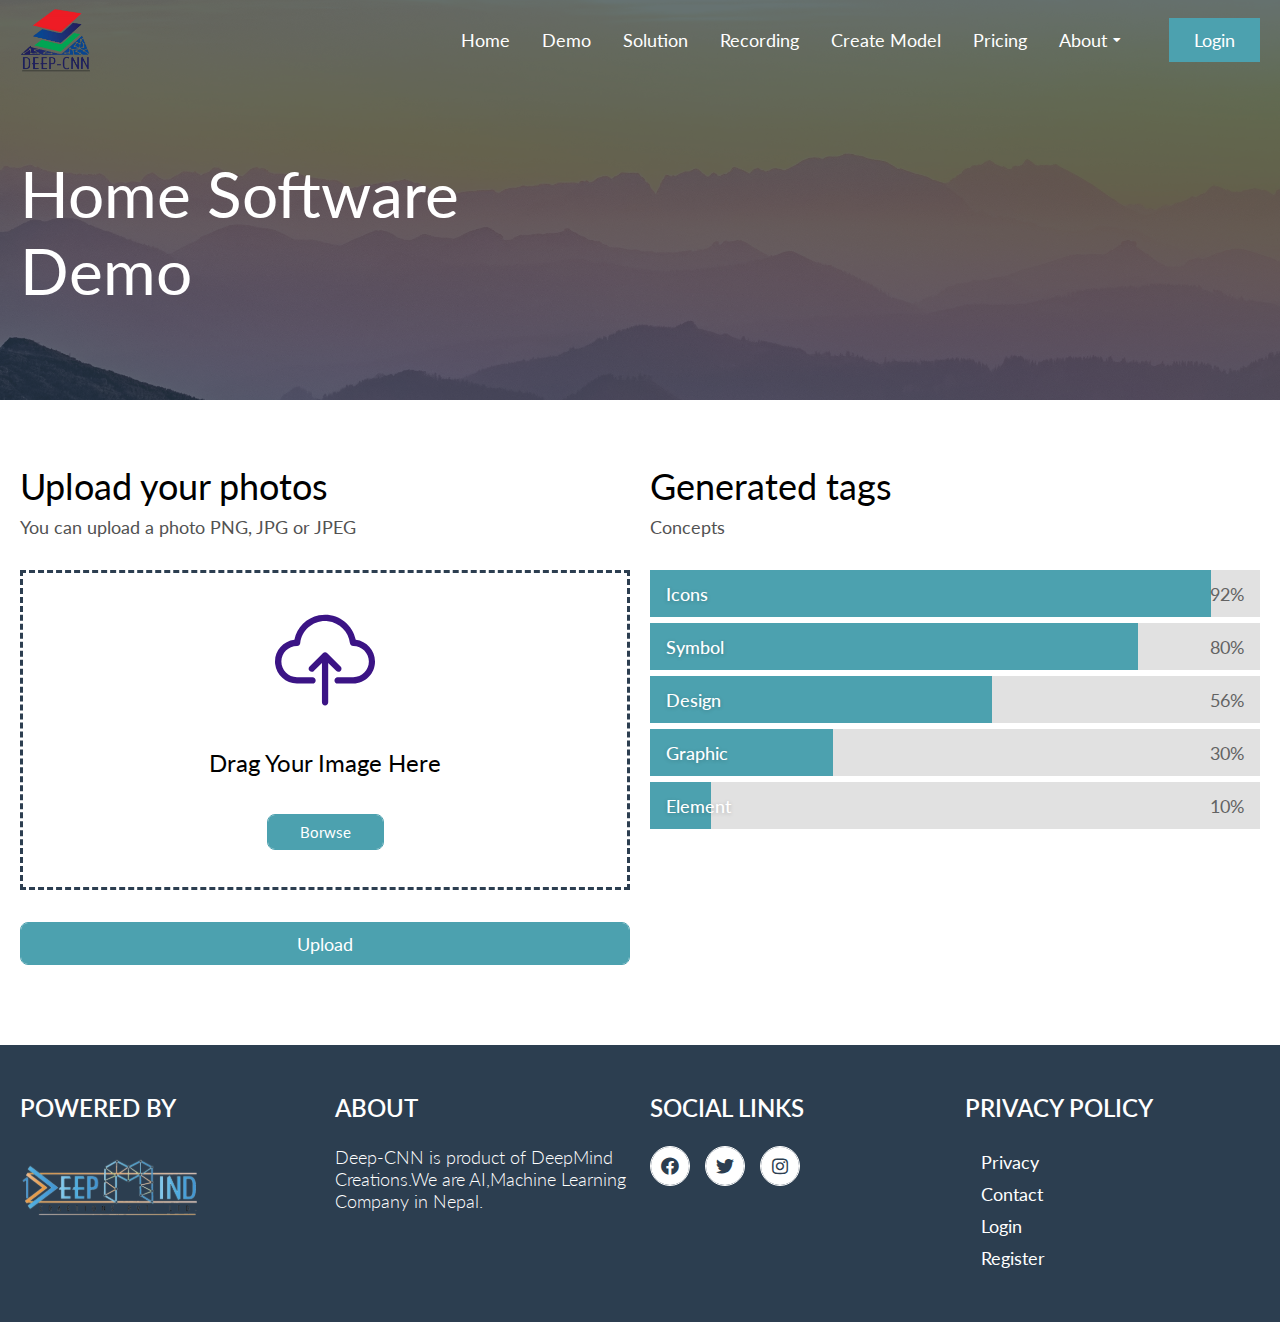
<file: demo.html>
<!DOCTYPE html>
<html lang="en">
  <head>
    <meta charset="UTF-8" />
    <meta http-equiv="X-UA-Compatible" content="IE=edge" />
    <meta name="viewport" content="width=device-width, initial-scale=1.0" />
    <!-- css -->
    <link rel="stylesheet" href="./css/styles.css" />
    <!-- responsive -->
    <link rel="stylesheet" href="./css/responsive.css" />
    <!-- swiper -->
    <link rel="stylesheet" href="./css/swiper.min.css" />
    <!-- fontawesome -->
    <link
      rel="stylesheet"
      href="https://cdnjs.cloudflare.com/ajax/libs/font-awesome/5.15.2/css/all.min.css"
    />
    <!-- jquery -->
    <script src="./js/jquery.js"></script>

    <title>Deep Cnn</title>
  </head>
  <body>
    <!-- header-start -->
    <header>
      <nav>
        <div class="nav-bar">
          <div class="logo">
            <div
              class="img"
              style="background-image: url(./images/logo/original-logo.png)"
            ></div>
          </div>
          <ul class="nav-links desktop">
            <a href="index.html"><li>Home</li></a>
            <a href="demo.html"><li>Demo</li></a>
            <a href="solution.html"><li>Solution</li></a>
            <a href="video-recorder.html"><li>Recording</li></a>
            <a href="create-model.html"><li>Create Model</li></a>
            <a href="pricing.html"><li>Pricing</li></a>
            <li class="drop-down">
              About <i class="fas fa-caret-down"></i>
              <ul class="drop">
                <a href="about.html">
                  <li>About Us</li>
                </a>
                <a href="blog.html">
                  <li>Blog</li>
                </a>
                <a href="contact.html">
                  <li>Contact</li>
                </a>
                <a href="dashboard.html">
                  <li>Dashboard</li>
                </a>
                <a href="research.html">
                  <li>Research</li>
                </a>
                <a href="career.html">
                  <li>Career</li>
                </a>
                <a href="project.html">
                  <li>Project</li>
                </a>
              </ul>
            </li>
            <a href="login.html"><button class="button">Login</button></a>
          </ul>

          <div class="side-nav-btn">
            <div class="bars"></div>
          </div>
        </div>
      </nav>
    </header>
    <!-- header-end -->

    <!-- side-nav-start -->
    <div class="side-nav">
      <div class="logo">
        <div
          class="img"
          style="background-image: url(./images/logo/original-logo.png)"
        ></div>

        <div class="side-nav-close">
          <img src="./images/icons/menu/close_big.svg" alt="" />
        </div>
      </div>
      <ul class="side-link">
        <a href="index.html">
          <li>Home</li>
        </a>
        <a href="demo.html">
          <li>Demo</li>
        </a>
        <a href="solution.html">
          <li>Solution</li>
        </a>
        <a href="video-recorder.html">
          <li>Recording</li>
        </a>
        <a href="create-model.html">
          <li>Create Model</li>
        </a>
        <a href="pricing.html">
          <li>Pricing</li>
        </a>
        <a href="project.html">
          <li>Project</li>
        </a>
        <li class="drop-btn">
          <span>About <i class="fas fa-caret-down"></i></span>
          <ul class="side-nav-drop">
            <a href="about.html">
              <li>About Us</li>
            </a>
            <a href="blog.html">
              <li>Blog</li>
            </a>
            <a href="contact.html">
              <li>Contact</li>
            </a>
            <a href="dashboard.html">
              <li>Dashboard</li>
            </a>
            <a href="research.html">
              <li>Research</li>
            </a>
            <a href="career.html">
              <li>Career</li>
            </a>
            <a href="project.html">
              <li>Project</li>
            </a>
          </ul>
        </li>
        <a href="login.html">
          <li>Login</li>
        </a>
      </ul>
    </div>
    <!-- side-nav-end -->

    <!-- page-banner-start -->
    <div
      class="page-banner"
      style="background-image: url(./images/page-banner.jpg)"
    >
      <div class="wrapper">
        <div class="page-title">
          <h1>Home Software Demo</h1>
        </div>
      </div>
    </div>
    <!-- page-banner-end -->

    <section>
      <div class="wrapper">
        <div class="demo">
          <!-- image-upload -->
          <div class="upload-section">
            <div class="title">
              <h1>Upload your photos</h1>
              <p>You can upload a photo PNG, JPG or JPEG</p>
            </div>
            <form action="" class="center">
              <div class="drop-area">
                <div class="icon">
                  <img src="./images/icons/cloud-computing.svg" alt="upload" />
                </div>
                <div class="name" id="name">Drag Your Image Here</div>
                <div class="button" id="button">Borwse</div>
                <input type="file" id="input" hidden required />
              </div>
              <button type="submit" class="button">Upload</button>
            </form>
          </div>

          <!-- output -->
          <div class="output-section">
            <div class="title">
              <h1>Generated tags</h1>
              <p>Concepts</p>
            </div>
            <div class="bars">
              <div class="bar">
                <div class="name">Icons</div>
                <div class="percentage">92%</div>
                <div class="indi" style="width: 92%"></div>
              </div>

              <div class="bar">
                <div class="name">Symbol</div>
                <div class="percentage">80%</div>
                <div class="indi" style="width: 80%"></div>
              </div>

              <div class="bar">
                <div class="name">Design</div>
                <div class="percentage">56%</div>
                <div class="indi" style="width: 56%"></div>
              </div>

              <div class="bar">
                <div class="name">Graphic</div>
                <div class="percentage">30%</div>
                <div class="indi" style="width: 30%"></div>
              </div>

              <div class="bar">
                <div class="name">Element</div>
                <div class="percentage">10%</div>
                <div class="indi" style="width: 10%"></div>
              </div>
            </div>
          </div>
        </div>
      </div>
    </section>

    <!-- footer-start -->
    <footer>
      <div class="wrapper">
        <div class="item">
          <h3>Powered By</h3>
          <div class="logo">
            <img src="./images/logo/deepmindLogo.svg" alt="" />
          </div>
        </div>

        <div class="item">
          <h3>About</h3>
          <p>
            Deep-CNN is product of DeepMind Creations.We are AI,Machine Learning
            Company in Nepal.
          </p>
        </div>

        <div class="item">
          <h3>Social Links</h3>
          <div class="social-links">
            <div class="icon">
              <i class="fab fa-facebook"></i>
            </div>
            <div class="icon">
              <i class="fab fa-twitter"></i>
            </div>
            <div class="icon">
              <i class="fab fa-instagram"></i>
            </div>
          </div>
        </div>

        <div class="item">
          <h3>Privacy Policy</h3>

          <ul>
            <a href="#"><li>Privacy</li></a>
            <a href="contact.html"><li>Contact</li></a>
            <a href="login.html"><li>Login</li></a>
            <a href="register.html"><li>Register</li></a>
          </ul>
        </div>
      </div>
    </footer>
    <!-- footer-end -->

    <!-- swiper -->
    <script src="./js/swiper.min.js"></script>
    <script src="./js/nav.js"></script>
    <script src="./js/upload-image.js"></script>

    <!-- Initialize Swiper -->
    <script>
      var swiper = new Swiper(".banner .mySwiper", {
        // effect: "fade",
        autoplay: {
          delay: 5500,
          disableOnInteraction: false,
        },
      });
    </script>
  </body>
</html>
</file>
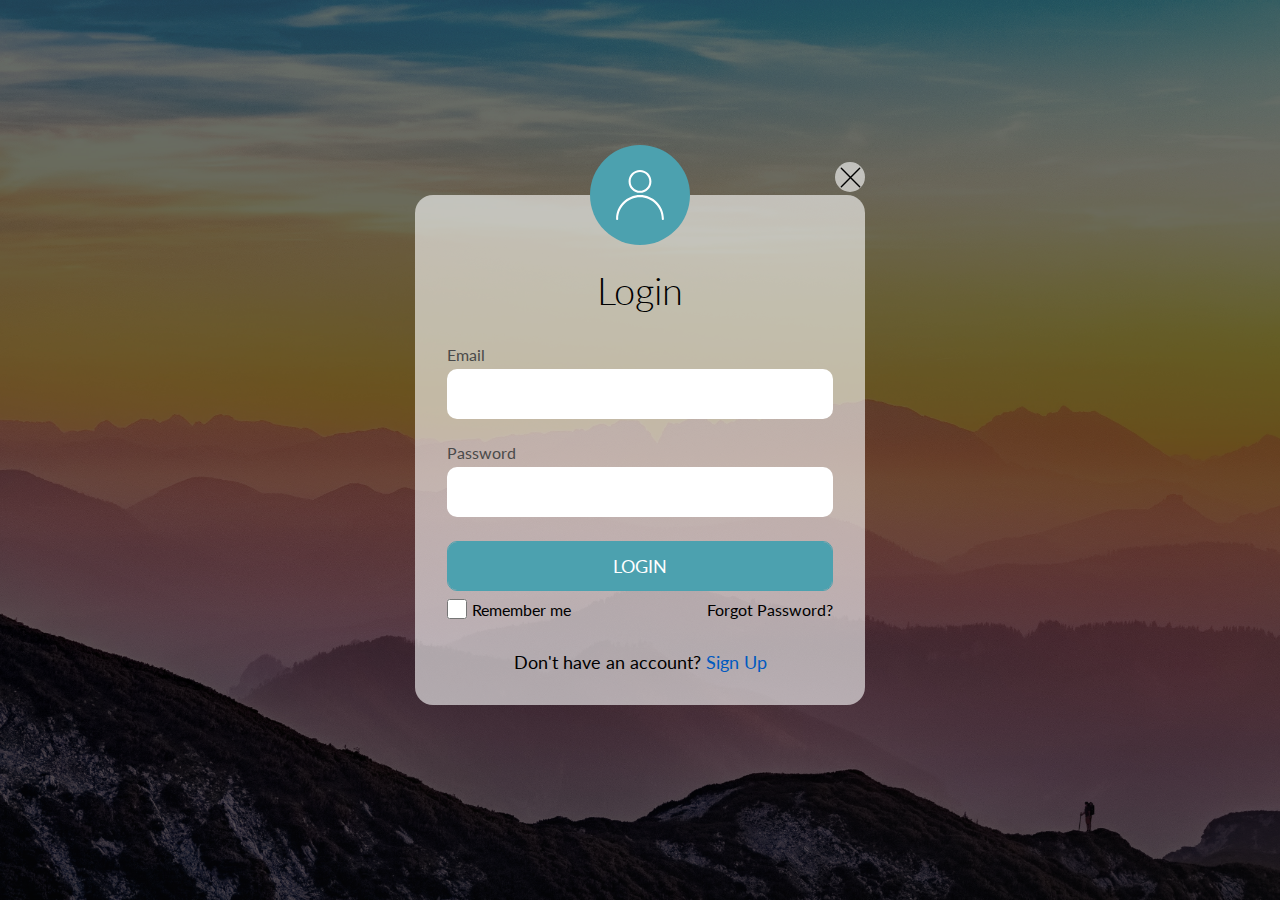
<file: login.html>
<!DOCTYPE html>
<html lang="en">
  <head>
    <meta charset="UTF-8" />
    <meta http-equiv="X-UA-Compatible" content="IE=edge" />
    <meta name="viewport" content="width=device-width, initial-scale=1.0" />
    <!-- css -->
    <link rel="stylesheet" href="./css/styles.css" />
    <!-- responsive -->
    <link rel="stylesheet" href="./css/responsive.css" />
    <!-- swiper -->
    <link rel="stylesheet" href="./css/swiper.min.css" />
    <!-- fontawesome -->
    <link
      rel="stylesheet"
      href="https://cdnjs.cloudflare.com/ajax/libs/font-awesome/5.15.2/css/all.min.css"
    />
    <!-- jquery -->
    <script src="./js/jquery.js"></script>

    <title>Deep Cnn</title>
  </head>
  <body>
    <div
      class="login-page"
      style="background-image: url(./images/page-banner.jpg)"
    >
      <div class="form">
        <div class="icon">
          <img src="./images/icons/user.svg" alt="login_icon" />
        </div>
        <div class="back-btn">
          <img src="./images/icons/closeBtn.svg" alt="close" />
        </div>
        <form action="">
          <h1>Login</h1>
          <div class="group">
            <label for="email">Email</label>
            <input type="email" name="" id="email" required />
          </div>
          <div class="group">
            <label for="password">Password</label>
            <input type="password" name="" id="password" />
          </div>
          <button>Login</button>
          <div class="others">
            <div class="checkbox">
              <input type="checkbox" id="checkbox" required />
              <label for="checkbox">Remember me</label>
            </div>
            <a href="#"><h3>Forgot Password?</h3></a>
          </div>
          <h3 class="dont-have-account">
            Don't have an account? <a href="sign-up.html">Sign Up</a>
          </h3>
        </form>
      </div>
    </div>

    <script>
      const backBtn = document.querySelector(".back-btn");

      backBtn.addEventListener("click", () => {
        history.back();
      });
    </script>
  </body>
</html>
</file>
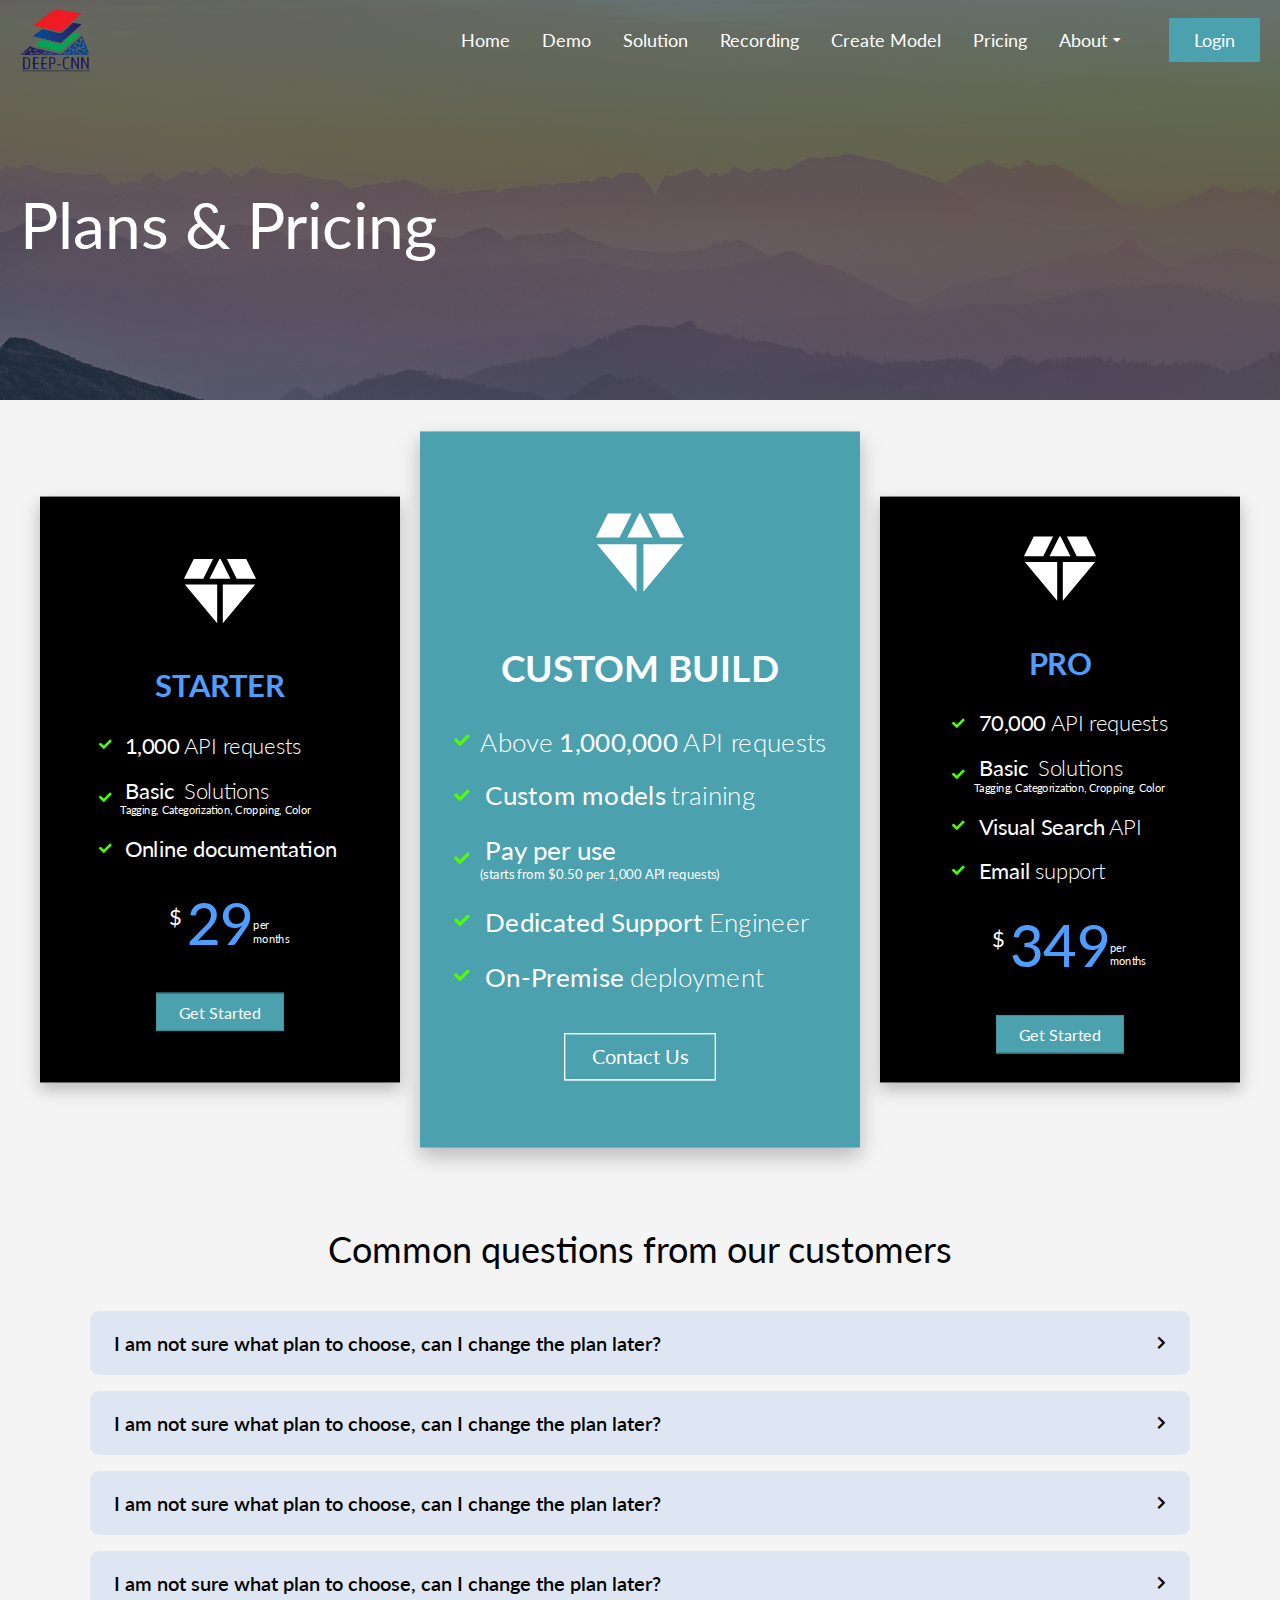
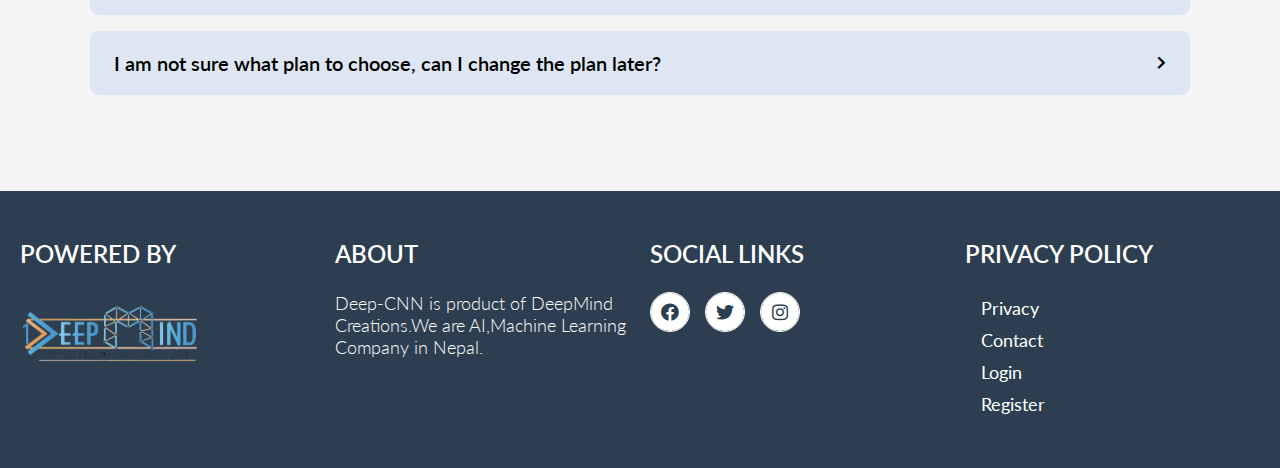
<file: pricing.html>
<!DOCTYPE html>
<html lang="en">
  <head>
    <meta charset="UTF-8" />
    <meta http-equiv="X-UA-Compatible" content="IE=edge" />
    <meta name="viewport" content="width=device-width, initial-scale=1.0" />
    <!-- css -->
    <link rel="stylesheet" href="./css/styles.css" />
    <!-- responsive -->
    <link rel="stylesheet" href="./css/responsive.css" />
    <!-- swiper -->
    <link rel="stylesheet" href="./css/swiper.min.css" />
    <!-- fontawesome -->
    <link
      rel="stylesheet"
      href="https://cdnjs.cloudflare.com/ajax/libs/font-awesome/5.15.2/css/all.min.css"
    />
    <!-- jquery -->
    <script src="./js/jquery.js"></script>

    <title>Deep Cnn</title>
  </head>
  <body style="background-color: #f4f4f4">
    <!-- header-start -->
    <header>
      <nav>
        <div class="nav-bar">
          <div class="logo">
            <div
              class="img"
              style="background-image: url(./images/logo/original-logo.png)"
            ></div>
          </div>
          <ul class="nav-links desktop">
            <a href="index.html"><li>Home</li></a>
            <a href="demo.html"><li>Demo</li></a>
            <a href="solution.html"><li>Solution</li></a>
            <a href="video-recorder.html"><li>Recording</li></a>
            <a href="create-model.html"><li>Create Model</li></a>
            <a href="pricing.html"><li>Pricing</li></a>
            <li class="drop-down">
              About <i class="fas fa-caret-down"></i>
              <ul class="drop">
                <a href="about.html">
                  <li>About Us</li>
                </a>
                <a href="blog.html">
                  <li>Blog</li>
                </a>
                <a href="contact.html">
                  <li>Contact</li>
                </a>
                <a href="dashboard.html">
                  <li>Dashboard</li>
                </a>
                <a href="research.html">
                  <li>Research</li>
                </a>
                <a href="career.html">
                  <li>Career</li>
                </a>
                <a href="project.html">
                  <li>Project</li>
                </a>
              </ul>
            </li>
            <a href="login.html"><button class="button">Login</button></a>
          </ul>

          <div class="side-nav-btn">
            <div class="bars"></div>
          </div>
        </div>
      </nav>
    </header>
    <!-- header-end -->

    <!-- side-nav-start -->
    <div class="side-nav">
      <div class="logo">
        <div
          class="img"
          style="background-image: url(./images/logo/original-logo.png)"
        ></div>

        <div class="side-nav-close">
          <img src="./images/icons/menu/close_big.svg" alt="" />
        </div>
      </div>
      <ul class="side-link">
        <a href="index.html">
          <li>Home</li>
        </a>
        <a href="demo.html">
          <li>Demo</li>
        </a>
        <a href="solution.html">
          <li>Solution</li>
        </a>
        <a href="video-recorder.html">
          <li>Recording</li>
        </a>
        <a href="create-model.html">
          <li>Create Model</li>
        </a>
        <a href="pricing.html">
          <li>Pricing</li>
        </a>
        <a href="project.html">
          <li>Project</li>
        </a>
        <li class="drop-btn">
          <span>About <i class="fas fa-caret-down"></i></span>
          <ul class="side-nav-drop">
            <a href="about.html">
              <li>About Us</li>
            </a>
            <a href="blog.html">
              <li>Blog</li>
            </a>
            <a href="contact.html">
              <li>Contact</li>
            </a>
            <a href="dashboard.html">
              <li>Dashboard</li>
            </a>
            <a href="research.html">
              <li>Research</li>
            </a>
            <a href="career.html">
              <li>Career</li>
            </a>
            <a href="project.html">
              <li>Project</li>
            </a>
          </ul>
        </li>
        <a href="login.html">
          <li>Login</li>
        </a>
      </ul>
    </div>
    <!-- side-nav-end -->

    <!-- page-banner-start -->
    <div
      class="page-banner"
      style="background-image: url(./images/page-banner.jpg)"
    >
      <div class="wrapper">
        <div class="page-title about-page-title">
          <h1>Plans & Pricing</h1>
        </div>
      </div>
    </div>
    <!-- page-banner-end -->

    <section>
      <div class="wrapper">
        <div class="pricing">
          <div class="list">
            <div class="item">
              <div class="icon">
                <img src="./images/icons/diamond.svg" alt="icon" />
              </div>
              <h1>Starter</h1>

              <ul>
                <li>
                  <span
                    ><i class="fas fa-check"></i> <strong>1,000 </strong> API
                    requests</span
                  >
                </li>

                <li>
                  <span
                    ><i class="fas fa-check"></i>
                    <div>
                      <strong>Basic </strong> Solutions
                      <p>Tagging, Categorization, Cropping, Color</p>
                    </div></span
                  >
                </li>

                <li>
                  <span
                    ><i class="fas fa-check"></i>
                    <strong>Online documentation</strong></span
                  >
                </li>
              </ul>

              <div class="price">
                <span class="dollor">$</span>
                <h1>29</h1>
                <span class="per-month"
                  >per <br />
                  months</span
                >
              </div>

              <button>Get Started</button>
            </div>

            <div class="item center">
              <div class="icon">
                <img src="./images/icons/diamond.svg" alt="icon" />
              </div>
              <h1>CUSTOM BUILD</h1>

              <ul>
                <li>
                  <span
                    ><i class="fas fa-check"></i> Above
                    <strong> 1,000,000 </strong> API requests</span
                  >
                </li>

                <li>
                  <span
                    ><i class="fas fa-check"></i>
                    <strong>Custom models </strong> training
                  </span>
                </li>

                <li>
                  <span
                    ><i class="fas fa-check"></i>
                    <div>
                      <strong>Pay per use </strong>
                      <p>(starts from $0.50 per 1,000 API requests)</p>
                    </div></span
                  >
                </li>

                <li>
                  <span
                    ><i class="fas fa-check"></i>
                    <strong>Dedicated Support </strong> Engineer
                  </span>
                </li>

                <li>
                  <span
                    ><i class="fas fa-check"></i>
                    <strong>On-Premise </strong> deployment
                  </span>
                </li>
              </ul>

              <!-- <div class="price">
                  <span class="dollor">$</span>
                  <h1>29</h1>
                  <span class="per-month"
                    >per <br />
                    months</span
                  >
                </div> -->

              <button>Contact Us</button>
            </div>

            <div class="item">
              <div class="icon">
                <img src="./images/icons/diamond.svg" alt="icon" />
              </div>
              <h1>Pro</h1>

              <ul>
                <li>
                  <span
                    ><i class="fas fa-check"></i> <strong>70,000 </strong> API
                    requests</span
                  >
                </li>

                <li>
                  <span
                    ><i class="fas fa-check"></i>
                    <div>
                      <strong>Basic </strong> Solutions
                      <p>Tagging, Categorization, Cropping, Color</p>
                    </div></span
                  >
                </li>

                <li>
                  <span
                    ><i class="fas fa-check"></i>
                    <strong>Visual Search </strong> API
                  </span>
                </li>

                <li>
                  <span
                    ><i class="fas fa-check"></i>
                    <strong>Email </strong> support</span
                  >
                </li>
              </ul>

              <div class="price">
                <span class="dollor">$</span>
                <h1>349</h1>
                <span class="per-month"
                  >per <br />
                  months</span
                >
              </div>

              <button>Get Started</button>
            </div>
          </div>
        </div>
      </div>
    </section>

    <section>
      <div class="wrapper">
        <div class="customers-que">
          <div class="title">
            <h1>Common questions from our customers</h1>
          </div>

          <div class="list">
            <div class="item">
              <div class="question">
                I am not sure what plan to choose, can I change the plan later?
                <i class="fas fa-chevron-right"></i>
              </div>
              <p class="answer">
                You can upgrade or downgrade your plan at any time by logging in
                to your account and navigating to the Billing details page in
                your dashboard.
              </p>
            </div>

            <div class="item">
              <div class="question">
                I am not sure what plan to choose, can I change the plan later?
                <i class="fas fa-chevron-right"></i>
              </div>
              <p class="answer">
                You can upgrade or downgrade your plan at any time by logging in
                to your account and navigating to the Billing details page in
                your dashboard.
              </p>
            </div>

            <div class="item">
              <div class="question">
                I am not sure what plan to choose, can I change the plan later?
                <i class="fas fa-chevron-right"></i>
              </div>
              <p class="answer">
                You can upgrade or downgrade your plan at any time by logging in
                to your account and navigating to the Billing details page in
                your dashboard.
              </p>
            </div>

            <div class="item">
              <div class="question">
                I am not sure what plan to choose, can I change the plan later?
                <i class="fas fa-chevron-right"></i>
              </div>
              <p class="answer">
                You can upgrade or downgrade your plan at any time by logging in
                to your account and navigating to the Billing details page in
                your dashboard.
              </p>
            </div>

            <div class="item">
              <div class="question">
                I am not sure what plan to choose, can I change the plan later?
                <i class="fas fa-chevron-right"></i>
              </div>
              <p class="answer">
                You can upgrade or downgrade your plan at any time by logging in
                to your account and navigating to the Billing details page in
                your dashboard.
              </p>
            </div>
          </div>
        </div>
      </div>
    </section>

    <!-- footer-start -->
    <footer>
      <div class="wrapper">
        <div class="item">
          <h3>Powered By</h3>
          <div class="logo">
            <img src="./images/logo/deepmindLogo.svg" alt="" />
          </div>
        </div>

        <div class="item">
          <h3>About</h3>
          <p>
            Deep-CNN is product of DeepMind Creations.We are AI,Machine Learning
            Company in Nepal.
          </p>
        </div>

        <div class="item">
          <h3>Social Links</h3>
          <div class="social-links">
            <div class="icon">
              <i class="fab fa-facebook"></i>
            </div>
            <div class="icon">
              <i class="fab fa-twitter"></i>
            </div>
            <div class="icon">
              <i class="fab fa-instagram"></i>
            </div>
          </div>
        </div>

        <div class="item">
          <h3>Privacy Policy</h3>

          <ul>
            <a href="#"><li>Privacy</li></a>
            <a href="contact.html"><li>Contact</li></a>
            <a href="login.html"><li>Login</li></a>
            <a href="register.html"><li>Register</li></a>
          </ul>
        </div>
      </div>
    </footer>
    <!-- footer-end -->

    <!-- swiper -->
    <script src="./js/swiper.min.js"></script>
    <script src="./js/nav.js"></script>
    <script src="./js/pricing.js"></script>
  </body>
</html>
</file>
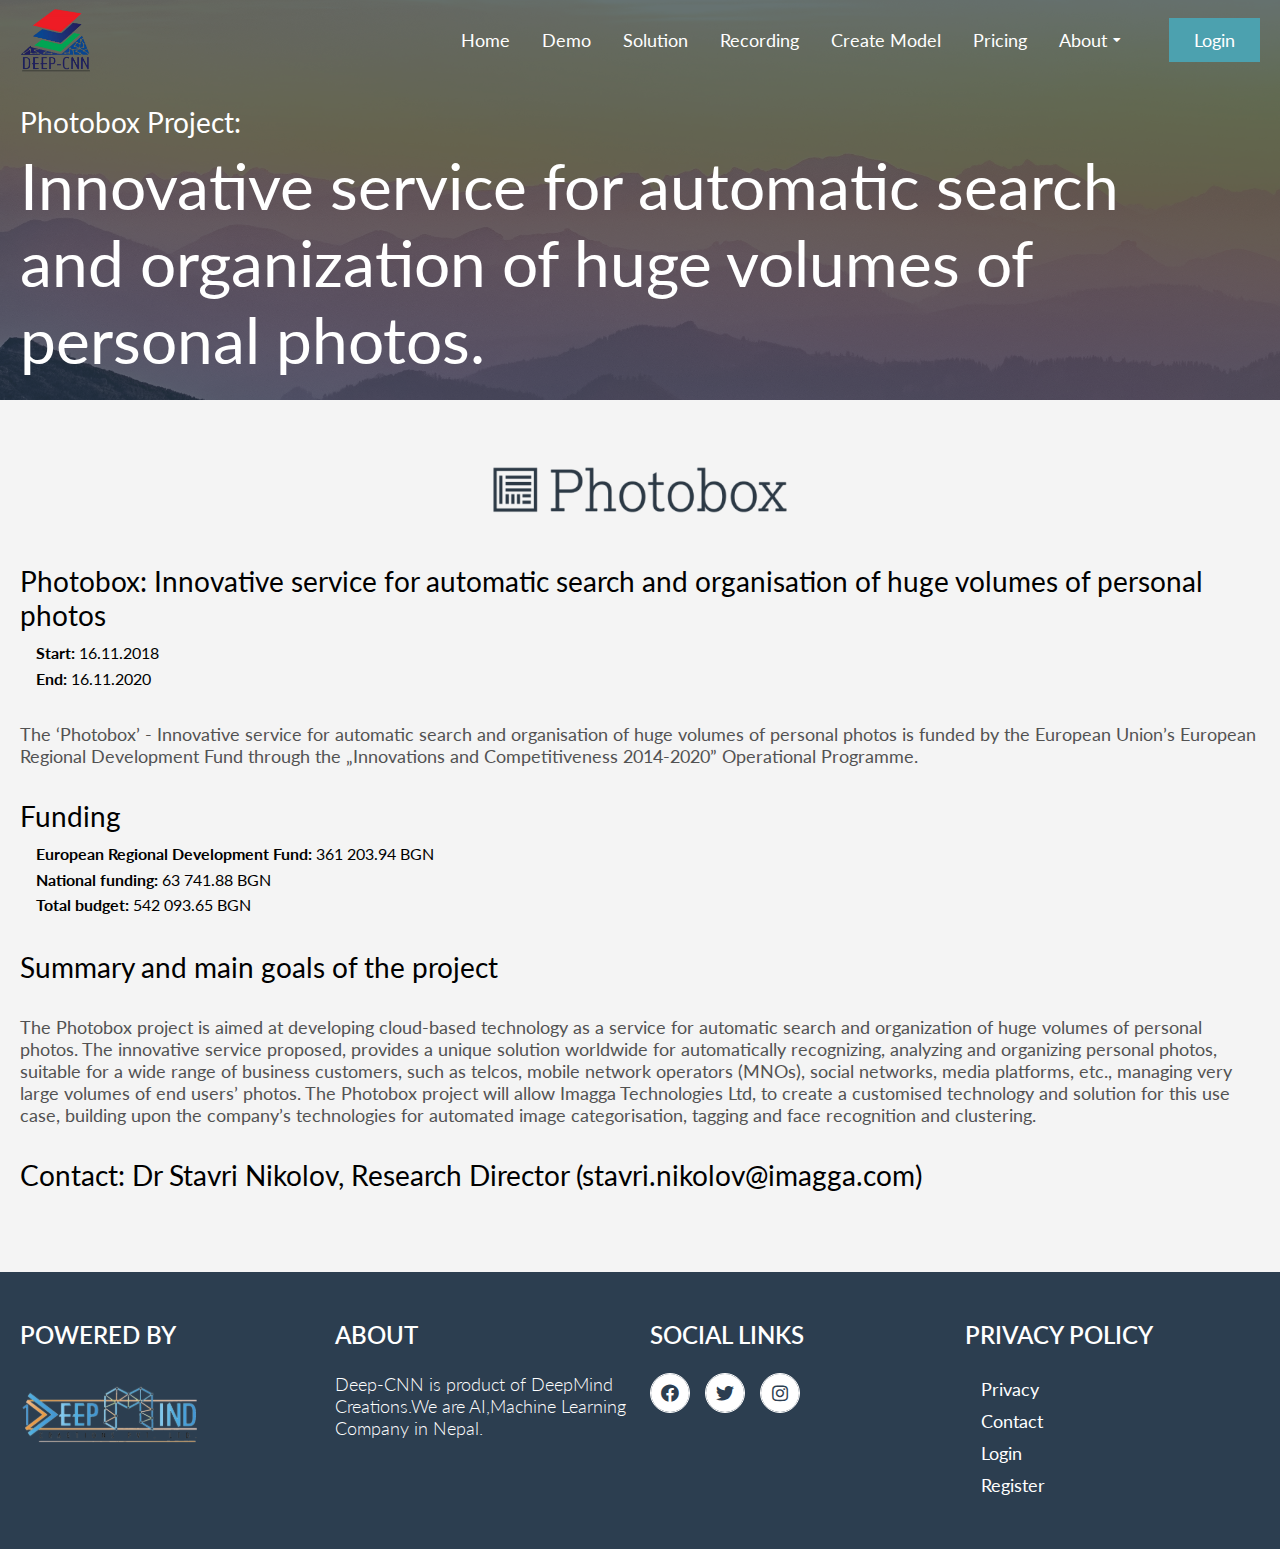
<file: project.html>
<!DOCTYPE html>
<html lang="en">
  <head>
    <meta charset="UTF-8" />
    <meta http-equiv="X-UA-Compatible" content="IE=edge" />
    <meta name="viewport" content="width=device-width, initial-scale=1.0" />
    <!-- css -->
    <link rel="stylesheet" href="./css/styles.css" />
    <!-- responsive -->
    <link rel="stylesheet" href="./css/responsive.css" />
    <!-- swiper -->
    <link rel="stylesheet" href="./css/swiper.min.css" />
    <!-- fontawesome -->
    <link
      rel="stylesheet"
      href="https://cdnjs.cloudflare.com/ajax/libs/font-awesome/5.15.2/css/all.min.css"
    />
    <!-- jquery -->
    <script src="./js/jquery.js"></script>

    <title>Deep Cnn</title>
  </head>
  <body style="background-color: #f4f4f4">
    <!-- header-start -->
    <header>
      <nav>
        <div class="nav-bar">
          <div class="logo">
            <div
              class="img"
              style="background-image: url(./images/logo/original-logo.png)"
            ></div>
          </div>
          <ul class="nav-links desktop">
            <a href="index.html"><li>Home</li></a>
            <a href="demo.html"><li>Demo</li></a>
            <a href="solution.html"><li>Solution</li></a>
            <a href="video-recorder.html"><li>Recording</li></a>
            <a href="create-model.html"><li>Create Model</li></a>
            <a href="pricing.html"><li>Pricing</li></a>
            <li class="drop-down">
              About <i class="fas fa-caret-down"></i>
              <ul class="drop">
                <a href="about.html">
                  <li>About Us</li>
                </a>
                <a href="blog.html">
                  <li>Blog</li>
                </a>
                <a href="contact.html">
                  <li>Contact</li>
                </a>
                <a href="dashboard.html">
                  <li>Dashboard</li>
                </a>
                <a href="research.html">
                  <li>Research</li>
                </a>
                <a href="career.html">
                  <li>Career</li>
                </a>
                <a href="project.html">
                  <li>Project</li>
                </a>
              </ul>
            </li>
            <a href="login.html"><button class="button">Login</button></a>
          </ul>

          <div class="side-nav-btn">
            <div class="bars"></div>
          </div>
        </div>
      </nav>
    </header>
    <!-- header-end -->

    <!-- side-nav-start -->
    <div class="side-nav">
      <div class="logo">
        <div
          class="img"
          style="background-image: url(./images/logo/original-logo.png)"
        ></div>

        <div class="side-nav-close">
          <img src="./images/icons/menu/close_big.svg" alt="" />
        </div>
      </div>
      <ul class="side-link">
        <a href="index.html">
          <li>Home</li>
        </a>
        <a href="demo.html">
          <li>Demo</li>
        </a>
        <a href="solution.html">
          <li>Solution</li>
        </a>
        <a href="video-recorder.html">
          <li>Recording</li>
        </a>
        <a href="create-model.html">
          <li>Create Model</li>
        </a>
        <a href="pricing.html">
          <li>Pricing</li>
        </a>
        <a href="project.html">
          <li>Project</li>
        </a>
        <li class="drop-btn">
          <span>About <i class="fas fa-caret-down"></i></span>
          <ul class="side-nav-drop">
            <a href="about.html">
              <li>About Us</li>
            </a>
            <a href="blog.html">
              <li>Blog</li>
            </a>
            <a href="contact.html">
              <li>Contact</li>
            </a>
            <a href="dashboard.html">
              <li>Dashboard</li>
            </a>
            <a href="research.html">
              <li>Research</li>
            </a>
            <a href="career.html">
              <li>Career</li>
            </a>
            <a href="project.html">
              <li>Project</li>
            </a>
          </ul>
        </li>
        <a href="login.html">
          <li>Login</li>
        </a>
      </ul>
    </div>
    <!-- side-nav-end -->

    <!-- page-banner-start -->
    <div
      class="page-banner"
      style="background-image: url(./images/page-banner.jpg)"
    >
      <div class="wrapper">
        <div class="page-title about-page-title">
          <h1>
            <span>Photobox Project:</span><br />
            Innovative service for automatic search and organization of huge
            volumes of personal photos.
          </h1>
        </div>
      </div>
    </div>
    <!-- page-banner-end -->

    <!-- project-start -->
    <section>
      <div class="wrapper">
        <div class="project">
          <div class="title">
            <div class="image">
              <img src="./images/project.png" alt="" />
            </div>
          </div>

          <div class="details">
            <div class="name">
              Photobox: Innovative service for automatic search and organisation
              of huge volumes of personal photos
            </div>

            <ul class="other">
              <li><strong>Start:</strong> 16.11.2018</li>
              <li><strong>End:</strong> 16.11.2020</li>
            </ul>

            <p>
              The ‘Photobox’ - Innovative service for automatic search and
              organisation of huge volumes of personal photos is funded by the
              European Union’s European Regional Development Fund through the
              „Innovations and Competitiveness 2014-2020” Operational Programme.
            </p>

            <div class="name">Funding</div>

            <ul class="other">
              <li>
                <strong>European Regional Development Fund:</strong> 361 203.94
                BGN
              </li>
              <li><strong>National funding:</strong> 63 741.88 BGN</li>
              <li><strong>Total budget:</strong> 542 093.65 BGN</li>
            </ul>

            <div class="name">Summary and main goals of the project</div>

            <p>
              The Photobox project is aimed at developing cloud-based technology
              as a service for automatic search and organization of huge volumes
              of personal photos. The innovative service proposed, provides a
              unique solution worldwide for automatically recognizing, analyzing
              and organizing personal photos, suitable for a wide range of
              business customers, such as telcos, mobile network operators
              (MNOs), social networks, media platforms, etc., managing very
              large volumes of end users’ photos. The Photobox project will
              allow Imagga Technologies Ltd, to create a customised technology
              and solution for this use case, building upon the company’s
              technologies for automated image categorisation, tagging and face
              recognition and clustering.
            </p>

            <div class="name">
              Contact: Dr Stavri Nikolov, Research Director
              (stavri.nikolov@imagga.com)
            </div>
          </div>
        </div>
      </div>
    </section>
    <!-- project-end -->

    <!-- footer-start -->
    <footer>
      <div class="wrapper">
        <div class="item">
          <h3>Powered By</h3>
          <div class="logo">
            <img src="./images/logo/deepmindLogo.svg" alt="" />
          </div>
        </div>

        <div class="item">
          <h3>About</h3>
          <p>
            Deep-CNN is product of DeepMind Creations.We are AI,Machine Learning
            Company in Nepal.
          </p>
        </div>

        <div class="item">
          <h3>Social Links</h3>
          <div class="social-links">
            <div class="icon">
              <i class="fab fa-facebook"></i>
            </div>
            <div class="icon">
              <i class="fab fa-twitter"></i>
            </div>
            <div class="icon">
              <i class="fab fa-instagram"></i>
            </div>
          </div>
        </div>

        <div class="item">
          <h3>Privacy Policy</h3>

          <ul>
            <a href="#"><li>Privacy</li></a>
            <a href="contact.html"><li>Contact</li></a>
            <a href="login.html"><li>Login</li></a>
            <a href="register.html"><li>Register</li></a>
          </ul>
        </div>
      </div>
    </footer>
    <!-- footer-end -->

    <!-- swiper -->
    <script src="./js/swiper.min.js"></script>
    <script src="./js/nav.js"></script>
  </body>
</html>
</file>
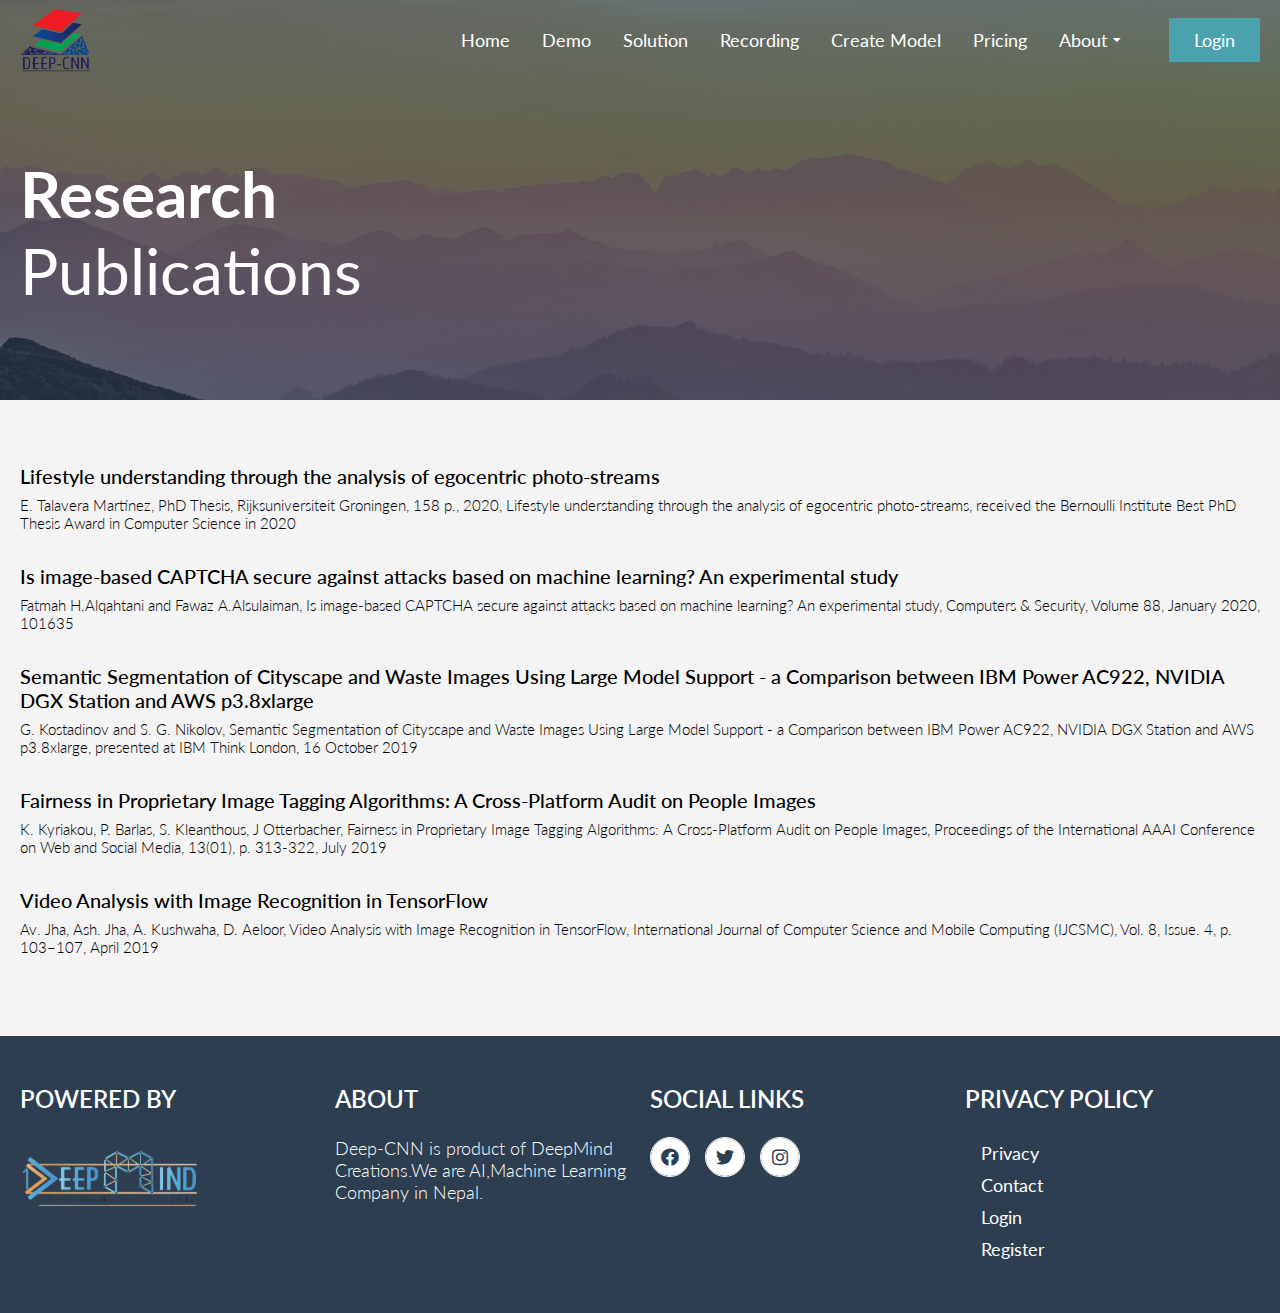
<file: research.html>
<!DOCTYPE html>
<html lang="en">
  <head>
    <meta charset="UTF-8" />
    <meta http-equiv="X-UA-Compatible" content="IE=edge" />
    <meta name="viewport" content="width=device-width, initial-scale=1.0" />
    <!-- css -->
    <link rel="stylesheet" href="./css/styles.css" />
    <!-- responsive -->
    <link rel="stylesheet" href="./css/responsive.css" />
    <!-- swiper -->
    <link rel="stylesheet" href="./css/swiper.min.css" />
    <!-- fontawesome -->
    <link
      rel="stylesheet"
      href="https://cdnjs.cloudflare.com/ajax/libs/font-awesome/5.15.2/css/all.min.css"
    />
    <!-- jquery -->
    <script src="./js/jquery.js"></script>

    <title>Deep Cnn</title>
  </head>
  <body style="background-color: #f4f4f4">
    <!-- header-start -->
    <header>
      <nav>
        <div class="nav-bar">
          <div class="logo">
            <div
              class="img"
              style="background-image: url(./images/logo/original-logo.png)"
            ></div>
          </div>
          <ul class="nav-links desktop">
            <a href="index.html"><li>Home</li></a>
            <a href="demo.html"><li>Demo</li></a>
            <a href="solution.html"><li>Solution</li></a>
            <a href="video-recorder.html"><li>Recording</li></a>
            <a href="create-model.html"><li>Create Model</li></a>
            <a href="pricing.html"><li>Pricing</li></a>
            <li class="drop-down">
              About <i class="fas fa-caret-down"></i>
              <ul class="drop">
                <a href="about.html">
                  <li>About Us</li>
                </a>
                <a href="blog.html">
                  <li>Blog</li>
                </a>
                <a href="contact.html">
                  <li>Contact</li>
                </a>
                <a href="dashboard.html">
                  <li>Dashboard</li>
                </a>
                <a href="research.html">
                  <li>Research</li>
                </a>
                <a href="career.html">
                  <li>Career</li>
                </a>
                <a href="project.html">
                  <li>Project</li>
                </a>
              </ul>
            </li>
            <a href="login.html"><button class="button">Login</button></a>
          </ul>

          <div class="side-nav-btn">
            <div class="bars"></div>
          </div>
        </div>
      </nav>
    </header>
    <!-- header-end -->

    <!-- side-nav-start -->
    <div class="side-nav">
      <div class="logo">
        <div
          class="img"
          style="background-image: url(./images/logo/original-logo.png)"
        ></div>

        <div class="side-nav-close">
          <img src="./images/icons/menu/close_big.svg" alt="" />
        </div>
      </div>
      <ul class="side-link">
        <a href="index.html">
          <li>Home</li>
        </a>
        <a href="demo.html">
          <li>Demo</li>
        </a>
        <a href="solution.html">
          <li>Solution</li>
        </a>
        <a href="video-recorder.html">
          <li>Recording</li>
        </a>
        <a href="create-model.html">
          <li>Create Model</li>
        </a>
        <a href="pricing.html">
          <li>Pricing</li>
        </a>
        <a href="project.html">
          <li>Project</li>
        </a>
        <li class="drop-btn">
          <span>About <i class="fas fa-caret-down"></i></span>
          <ul class="side-nav-drop">
            <a href="about.html">
              <li>About Us</li>
            </a>
            <a href="blog.html">
              <li>Blog</li>
            </a>
            <a href="contact.html">
              <li>Contact</li>
            </a>
            <a href="dashboard.html">
              <li>Dashboard</li>
            </a>
            <a href="research.html">
              <li>Research</li>
            </a>
            <a href="career.html">
              <li>Career</li>
            </a>
            <a href="project.html">
              <li>Project</li>
            </a>
          </ul>
        </li>
        <a href="login.html">
          <li>Login</li>
        </a>
      </ul>
    </div>
    <!-- side-nav-end -->

    <!-- page-banner-start -->
    <div
      class="page-banner"
      style="background-image: url(./images/page-banner.jpg)"
    >
      <div class="wrapper">
        <div class="page-title">
          <h1><strong>Research</strong> Publications</h1>
        </div>
      </div>
    </div>
    <!-- page-banner-end -->

    <!-- Research-start -->
    <section>
      <div class="wrapper">
        <div class="research">
          <div class="list">
            <div class="item">
              <div class="que">
                Lifestyle understanding through the analysis of egocentric
                photo-streams
              </div>
              <div class="ans">
                E. Talavera Martínez, PhD Thesis, Rijksuniversiteit Groningen,
                158 p., 2020, Lifestyle understanding through the analysis of
                egocentric photo-streams, received the Bernoulli Institute Best
                PhD Thesis Award in Computer Science in 2020
              </div>
            </div>
            <div class="item">
              <div class="que">
                Is image-based CAPTCHA secure against attacks based on machine
                learning? An experimental study
              </div>
              <div class="ans">
                Fatmah H.Alqahtani and Fawaz A.Alsulaiman, Is image-based
                CAPTCHA secure against attacks based on machine learning? An
                experimental study, Computers & Security, Volume 88, January
                2020, 101635
              </div>
            </div>

            <div class="item">
              <div class="que">
                Semantic Segmentation of Cityscape and Waste Images Using Large
                Model Support - a Comparison between IBM Power AC922, NVIDIA DGX
                Station and AWS p3.8xlarge
              </div>
              <div class="ans">
                G. Kostadinov and S. G. Nikolov, Semantic Segmentation of
                Cityscape and Waste Images Using Large Model Support - a
                Comparison between IBM Power AC922, NVIDIA DGX Station and AWS
                p3.8xlarge, presented at IBM Think London, 16 October 2019
              </div>
            </div>

            <div class="item">
              <div class="que">
                Fairness in Proprietary Image Tagging Algorithms: A
                Cross-Platform Audit on People Images
              </div>
              <div class="ans">
                K. Kyriakou, P. Barlas, S. Kleanthous, J Otterbacher, Fairness
                in Proprietary Image Tagging Algorithms: A Cross-Platform Audit
                on People Images, Proceedings of the International AAAI
                Conference on Web and Social Media, 13(01), p. 313-322, July
                2019
              </div>
            </div>

            <div class="item">
              <div class="que">
                Video Analysis with Image Recognition in TensorFlow
              </div>
              <div class="ans">
                Av. Jha, Ash. Jha, A. Kushwaha, D. Aeloor, Video Analysis with
                Image Recognition in TensorFlow, International Journal of
                Computer Science and Mobile Computing (IJCSMC), Vol. 8, Issue.
                4, p. 103–107, April 2019
              </div>
            </div>
          </div>
        </div>
      </div>
    </section>
    <!-- Research-end -->

    <!-- footer-start -->
    <footer>
      <div class="wrapper">
        <div class="item">
          <h3>Powered By</h3>
          <div class="logo">
            <img src="./images/logo/deepmindLogo.svg" alt="" />
          </div>
        </div>

        <div class="item">
          <h3>About</h3>
          <p>
            Deep-CNN is product of DeepMind Creations.We are AI,Machine Learning
            Company in Nepal.
          </p>
        </div>

        <div class="item">
          <h3>Social Links</h3>
          <div class="social-links">
            <div class="icon">
              <i class="fab fa-facebook"></i>
            </div>
            <div class="icon">
              <i class="fab fa-twitter"></i>
            </div>
            <div class="icon">
              <i class="fab fa-instagram"></i>
            </div>
          </div>
        </div>

        <div class="item">
          <h3>Privacy Policy</h3>

          <ul>
            <a href="#"><li>Privacy</li></a>
            <a href="contact.html"><li>Contact</li></a>
            <a href="login.html"><li>Login</li></a>
            <a href="register.html"><li>Register</li></a>
          </ul>
        </div>
      </div>
    </footer>
    <!-- footer-end -->

    <!-- swiper -->
    <script src="./js/swiper.min.js"></script>
    <script src="./js/nav.js"></script>
  </body>
</html>
</file>
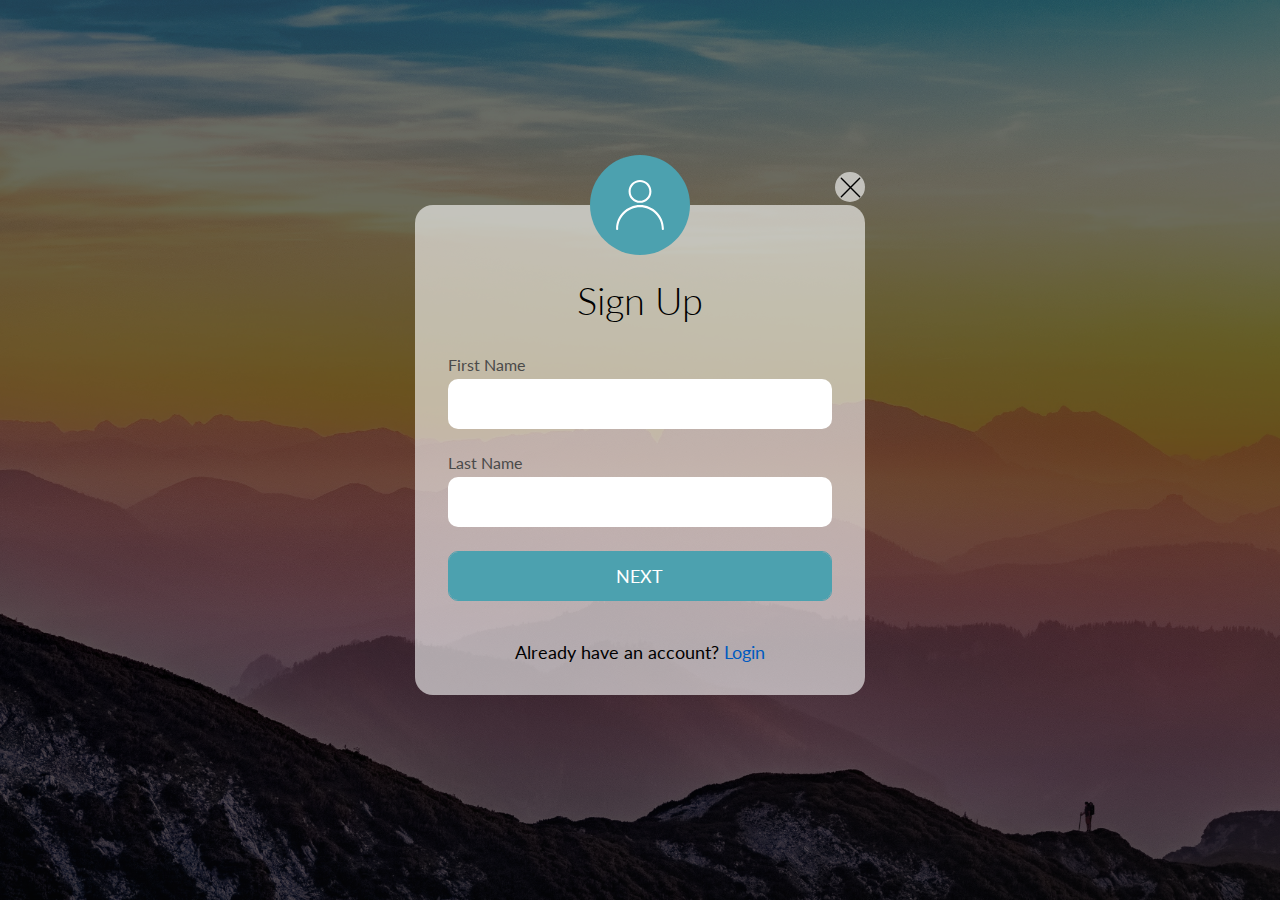
<file: sign-up.html>
<!DOCTYPE html>
<html lang="en">
  <head>
    <meta charset="UTF-8" />
    <meta http-equiv="X-UA-Compatible" content="IE=edge" />
    <meta name="viewport" content="width=device-width, initial-scale=1.0" />
    <!-- css -->
    <link rel="stylesheet" href="./css/styles.css" />
    <!-- responsive -->
    <link rel="stylesheet" href="./css/responsive.css" />
    <!-- swiper -->
    <link rel="stylesheet" href="./css/swiper.min.css" />
    <!-- fontawesome -->
    <link
      rel="stylesheet"
      href="https://cdnjs.cloudflare.com/ajax/libs/font-awesome/5.15.2/css/all.min.css"
    />
    <!-- jquery -->
    <script src="./js/jquery.js"></script>

    <title>Deep Cnn</title>
  </head>
  <body>
    <div
      class="login-page"
      style="background-image: url(./images/page-banner.jpg)"
    >
      <div class="form">
        <div class="icon">
          <img src="./images/icons/user.svg" alt="login_icon" />
        </div>
        <div class="back-btn">
          <img src="./images/icons/closeBtn.svg" alt="close" />
        </div>
        <form action="">
          <h1>Sign Up</h1>
          <div class="wizard">
            <div class="inner">
              <div class="groups slide-page">
                <div class="group">
                  <label for="fname">First Name</label>
                  <input type="text" name="" id="fname" required />
                </div>
                <div class="group">
                  <label for="lname">Last Name</label>
                  <input type="text" name="" id="lname" required />
                </div>
                <button class="firstNext">Next</button>
              </div>

              <div class="groups">
                <div class="group">
                  <label for="email">Email</label>
                  <input type="email" name="" id="email" required />
                </div>
                <div class="group">
                  <label for="mnumber">Mobile Number</label>
                  <input type="number" name="" id="mnumber" required />
                </div>
                <div class="btn-group">
                  <button class="prev-1">Prev</button>
                  <button class="next-1">Next</button>
                </div>
              </div>

              <div class="groups">
                <div class="group">
                  <label for="password">Password</label>
                  <input type="password" name="" id="password" required />
                </div>
                <div class="group">
                  <label for="cpassword">Confirm Password</label>
                  <input type="password" name="" id="cpassword" required />
                </div>
                <div class="btn-group">
                  <button class="prev-2">Prev</button>
                  <button type="submit">Sign Up</button>
                </div>
              </div>
            </div>
          </div>

          <h3 class="dont-have-account">
            Already have an account? <a href="login.html">Login</a>
          </h3>
        </form>
      </div>
    </div>

    <!-- js -->
    <script src="./js/sign-up.js"></script>

    <script>
      const backBtn = document.querySelector(".back-btn");

      backBtn.addEventListener("click", () => {
        history.back();
      });
    </script>
  </body>
</html>
</file>
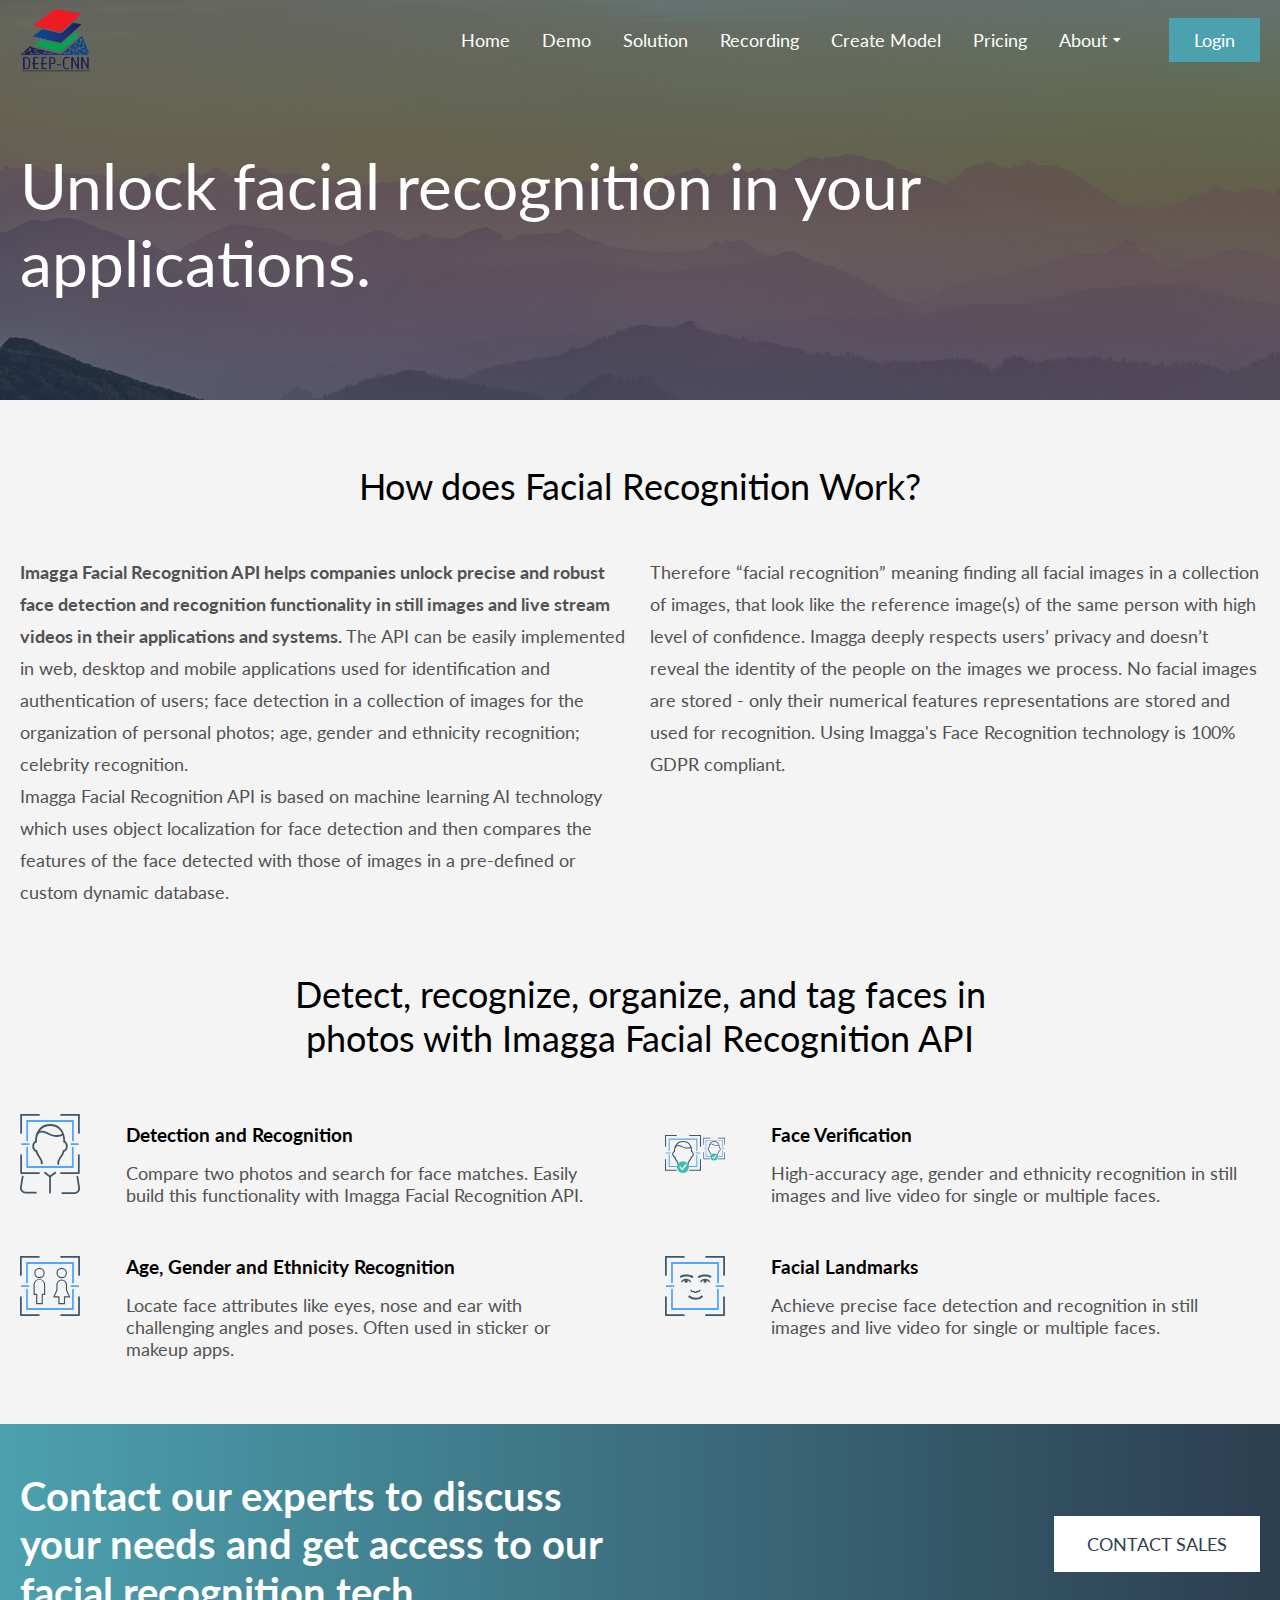
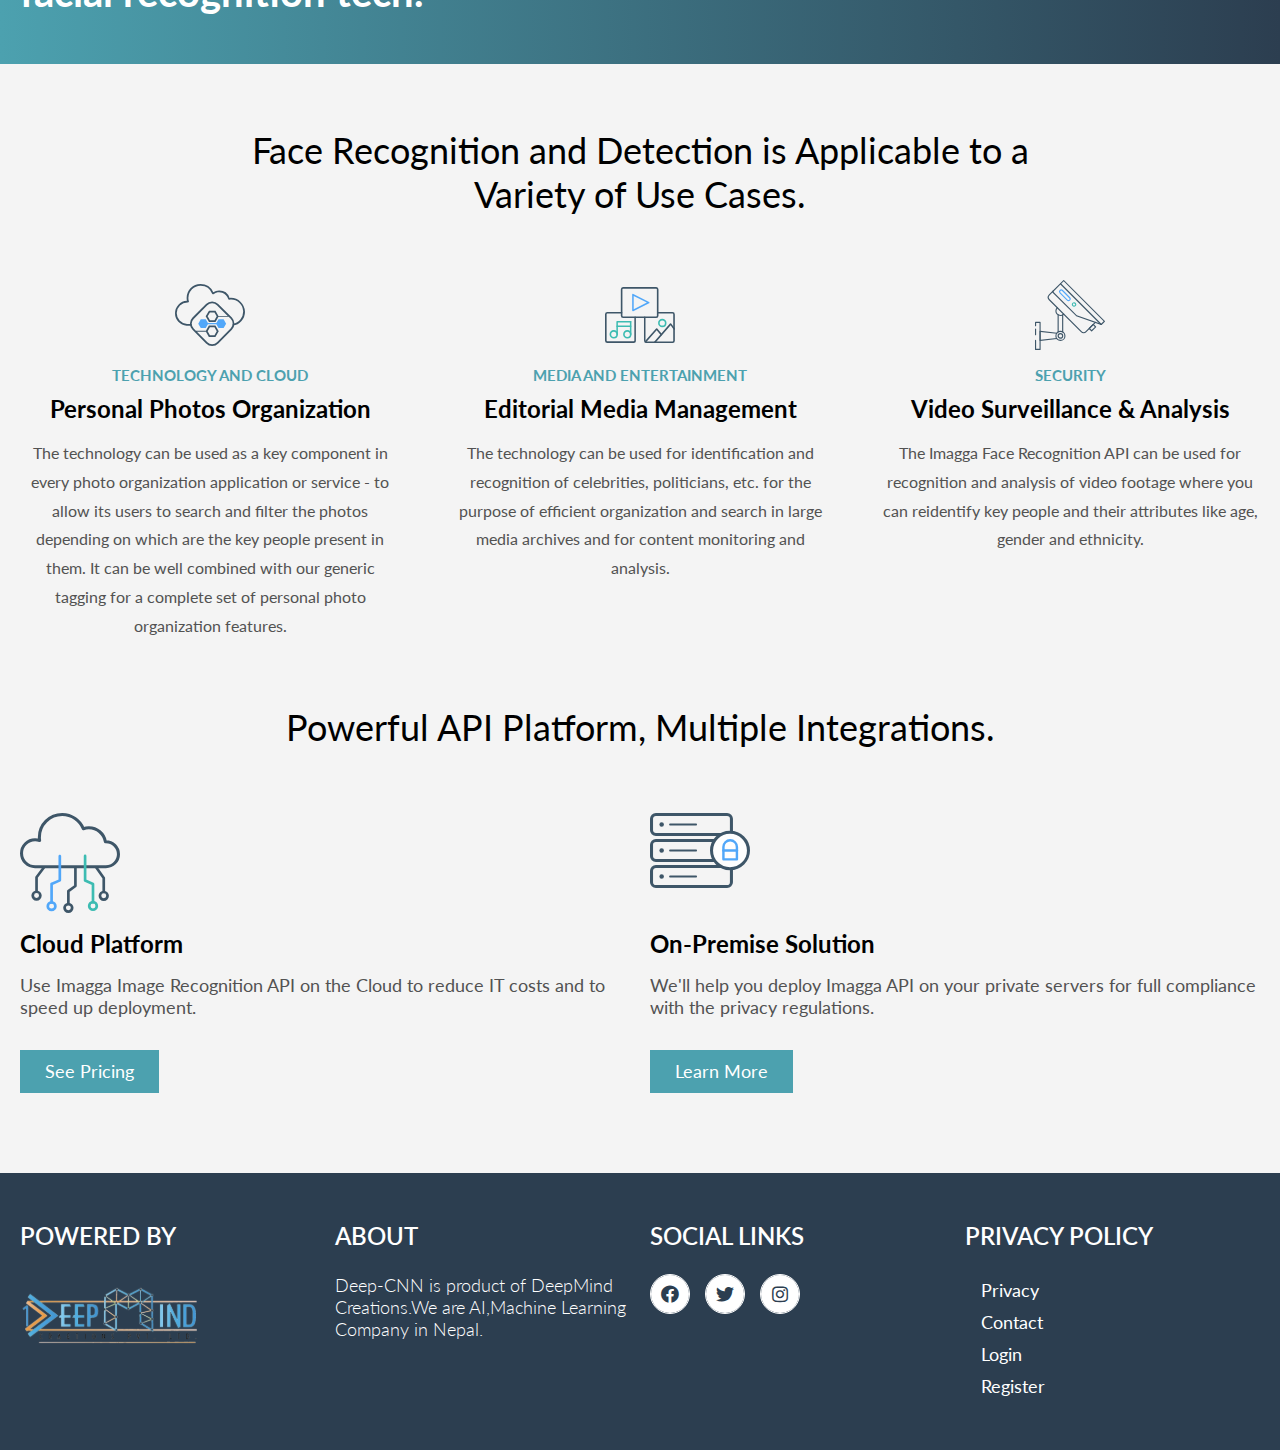
<file: solution.html>
<!DOCTYPE html>
<html lang="en">
  <head>
    <meta charset="UTF-8" />
    <meta http-equiv="X-UA-Compatible" content="IE=edge" />
    <meta name="viewport" content="width=device-width, initial-scale=1.0" />
    <!-- css -->
    <link rel="stylesheet" href="./css/styles.css" />
    <!-- responsive -->
    <link rel="stylesheet" href="./css/responsive.css" />
    <!-- swiper -->
    <link rel="stylesheet" href="./css/swiper.min.css" />
    <!-- fontawesome -->
    <link
      rel="stylesheet"
      href="https://cdnjs.cloudflare.com/ajax/libs/font-awesome/5.15.2/css/all.min.css"
    />
    <!-- jquery -->
    <script src="./js/jquery.js"></script>

    <title>Deep Cnn</title>
  </head>
  <body style="background-color: #f4f4f4">
    <!-- header-start -->
    <header>
      <nav>
        <div class="nav-bar">
          <div class="logo">
            <div
              class="img"
              style="background-image: url(./images/logo/original-logo.png)"
            ></div>
          </div>
          <ul class="nav-links desktop">
            <a href="index.html"><li>Home</li></a>
            <a href="demo.html"><li>Demo</li></a>
            <a href="solution.html"><li>Solution</li></a>
            <a href="video-recorder.html"><li>Recording</li></a>
            <a href="create-model.html"><li>Create Model</li></a>
            <a href="pricing.html"><li>Pricing</li></a>
            <li class="drop-down">
              About <i class="fas fa-caret-down"></i>
              <ul class="drop">
                <a href="about.html">
                  <li>About Us</li>
                </a>
                <a href="blog.html">
                  <li>Blog</li>
                </a>
                <a href="contact.html">
                  <li>Contact</li>
                </a>
                <a href="dashboard.html">
                  <li>Dashboard</li>
                </a>
                <a href="research.html">
                  <li>Research</li>
                </a>
                <a href="career.html">
                  <li>Career</li>
                </a>
                <a href="project.html">
                  <li>Project</li>
                </a>
              </ul>
            </li>
            <a href="login.html"><button class="button">Login</button></a>
          </ul>

          <div class="side-nav-btn">
            <div class="bars"></div>
          </div>
        </div>
      </nav>
    </header>
    <!-- header-end -->

    <!-- side-nav-start -->
    <div class="side-nav">
      <div class="logo">
        <div
          class="img"
          style="background-image: url(./images/logo/original-logo.png)"
        ></div>

        <div class="side-nav-close">
          <img src="./images/icons/menu/close_big.svg" alt="" />
        </div>
      </div>
      <ul class="side-link">
        <a href="index.html">
          <li>Home</li>
        </a>
        <a href="demo.html">
          <li>Demo</li>
        </a>
        <a href="solution.html">
          <li>Solution</li>
        </a>
        <a href="video-recorder.html">
          <li>Recording</li>
        </a>
        <a href="create-model.html">
          <li>Create Model</li>
        </a>
        <a href="pricing.html">
          <li>Pricing</li>
        </a>
        <a href="project.html">
          <li>Project</li>
        </a>
        <li class="drop-btn">
          <span>About <i class="fas fa-caret-down"></i></span>
          <ul class="side-nav-drop">
            <a href="about.html">
              <li>About Us</li>
            </a>
            <a href="blog.html">
              <li>Blog</li>
            </a>
            <a href="contact.html">
              <li>Contact</li>
            </a>
            <a href="dashboard.html">
              <li>Dashboard</li>
            </a>
            <a href="research.html">
              <li>Research</li>
            </a>
            <a href="career.html">
              <li>Career</li>
            </a>
            <a href="project.html">
              <li>Project</li>
            </a>
          </ul>
        </li>
        <a href="login.html">
          <li>Login</li>
        </a>
      </ul>
    </div>
    <!-- side-nav-end -->

    <!-- page-banner-start -->
    <div
      class="page-banner"
      style="background-image: url(./images/page-banner.jpg)"
    >
      <div class="wrapper">
        <div class="page-title about-page-title">
          <h1>Unlock facial recognition in your applications.</h1>
        </div>
      </div>
    </div>
    <!-- page-banner-end -->

    <!-- Research-start -->
    <section>
      <div class="wrapper">
        <div class="facial-recognition">
          <div class="title"><h1>How does Facial Recognition Work?</h1></div>

          <div class="details">
            <p>
              <strong>
                Imagga Facial Recognition API helps companies unlock precise and
                robust face detection and recognition functionality in still
                images and live stream videos in their applications and systems.
              </strong>
              The API can be easily implemented in web, desktop and mobile
              applications used for identification and authentication of users;
              face detection in a collection of images for the organization of
              personal photos; age, gender and ethnicity recognition; celebrity
              recognition. <br />
              Imagga Facial Recognition API is based on machine learning AI
              technology which uses object localization for face detection and
              then compares the features of the face detected with those of
              images in a pre-defined or custom dynamic database.
            </p>
            <p>
              Therefore “facial recognition” meaning finding all facial images
              in a collection of images, that look like the reference image(s)
              of the same person with high level of confidence. Imagga deeply
              respects users’ privacy and doesn’t reveal the identity of the
              people on the images we process. No facial images are stored -
              only their numerical features representations are stored and used
              for recognition. Using Imagga's Face Recognition technology is
              100% GDPR compliant.
            </p>
          </div>
        </div>
      </div>
    </section>
    <!-- Research-end -->

    <!-- detect-start -->
    <section>
      <div class="wrapper">
        <div class="detect">
          <div class="title">
            <h1>
              Detect, recognize, organize, and tag faces in photos with Imagga
              Facial Recognition API
            </h1>
          </div>

          <div class="list">
            <div class="item">
              <div class="icon">
                <img
                  src="images/icons/face-detection-and-recognition-icon.svg"
                  alt=""
                />
              </div>
              <div class="details">
                <h3>Detection and Recognition</h3>
                <p>
                  Compare two photos and search for face matches. Easily build
                  this functionality with Imagga Facial Recognition API.
                </p>
              </div>
            </div>

            <div class="item">
              <div class="icon">
                <img src="images/icons/face-verification-icon.svg" alt="" />
              </div>
              <div class="details">
                <h3>Face Verification</h3>
                <p>
                  High-accuracy age, gender and ethnicity recognition in still
                  images and live video for single or multiple faces.
                </p>
              </div>
            </div>

            <div class="item">
              <div class="icon">
                <img
                  src="images/icons/age-gender-ethnicity-recognition-icon.svg"
                  alt=""
                />
              </div>
              <div class="details">
                <h3>Age, Gender and Ethnicity Recognition</h3>
                <p>
                  Locate face attributes like eyes, nose and ear with
                  challenging angles and poses. Often used in sticker or makeup
                  apps.
                </p>
              </div>
            </div>

            <div class="item">
              <div class="icon">
                <img src="images/icons/facial-landmarks-icon.svg" alt="" />
              </div>
              <div class="details">
                <h3>Facial Landmarks</h3>
                <p>
                  Achieve precise face detection and recognition in still images
                  and live video for single or multiple faces.
                </p>
              </div>
            </div>
          </div>
        </div>
      </div>
    </section>
    <!-- detect-end -->

    <!-- contact-our-expert-start -->
    <section class="linear">
      <div class="wrapper">
        <div class="contact-our-expert">
          <h1>
            Contact our experts to discuss your needs and get access to our
            facial recognition tech.
          </h1>
          <a href="contact.html">
            <button>Contact Sales</button>
          </a>
        </div>
      </div>
    </section>
    <!-- contact-our-expert-end -->

    <!-- face-recognition-and-detection-start -->
    <section>
      <div class="wrapper">
        <div class="face-recognition-and-detection">
          <div class="title">
            <h1>
              Face Recognition and Detection is Applicable to a Variety of Use
              Cases.
            </h1>
          </div>

          <div class="list">
            <div class="item">
              <div class="icon">
                <img src="images/icons/technology-cloud-icon.svg" alt="" />
              </div>
              <div class="details">
                <h6>TECHNOLOGY AND CLOUD</h6>
                <h3>Personal Photos Organization</h3>
                <p>
                  The technology can be used as a key component in every photo
                  organization application or service - to allow its users to
                  search and filter the photos depending on which are the key
                  people present in them. It can be well combined with our
                  generic tagging for a complete set of personal photo
                  organization features.
                </p>
              </div>
            </div>

            <div class="item">
              <div class="icon">
                <img src="images/icons/media-entertainment-icon.svg" alt="" />
              </div>
              <div class="details">
                <h6>MEDIA AND ENTERTAINMENT</h6>
                <h3>Editorial Media Management</h3>
                <p>
                  The technology can be used for identification and recognition
                  of celebrities, politicians, etc. for the purpose of efficient
                  organization and search in large media archives and for
                  content monitoring and analysis.
                </p>
              </div>
            </div>

            <div class="item">
              <div class="icon">
                <img src="images/icons/surveillance-icon.svg" alt="" />
              </div>
              <div class="details">
                <h6>SECURITY</h6>
                <h3>Video Surveillance & Analysis</h3>
                <p>
                  The Imagga Face Recognition API can be used for recognition
                  and analysis of video footage where you can reidentify key
                  people and their attributes like age, gender and ethnicity.
                </p>
              </div>
            </div>
          </div>
        </div>
      </div>
    </section>
    <!-- face-recognition-and-detection-end -->

    <!-- powerful-api-platform-start -->
    <section>
      <div class="wrapper">
        <div class="powerful-api-platform">
          <div class="title">
            <h1>Powerful API Platform, Multiple Integrations.</h1>
          </div>

          <div class="list">
            <div class="item">
              <div class="icon">
                <img src="./images/icons/cloud-icon.svg" alt="" />
              </div>
              <h3>Cloud Platform</h3>
              <p>
                Use Imagga Image Recognition API on the Cloud to reduce IT costs
                and to speed up deployment.
              </p>
              <a href="#">
                <button>See Pricing</button>
              </a>
            </div>

            <div class="item">
              <div class="icon">
                <img src="./images/icons/on-premise-icon.svg" alt="" />
              </div>
              <h3>On-Premise Solution</h3>
              <p>
                We'll help you deploy Imagga API on your private servers for
                full compliance with the privacy regulations.
              </p>
              <a href="#">
                <button>Learn More</button>
              </a>
            </div>
          </div>
        </div>
      </div>
    </section>
    <!-- powerful-api-platform-end -->

    <!-- footer-start -->
    <footer>
      <div class="wrapper">
        <div class="item">
          <h3>Powered By</h3>
          <div class="logo">
            <img src="./images/logo/deepmindLogo.svg" alt="" />
          </div>
        </div>

        <div class="item">
          <h3>About</h3>
          <p>
            Deep-CNN is product of DeepMind Creations.We are AI,Machine Learning
            Company in Nepal.
          </p>
        </div>

        <div class="item">
          <h3>Social Links</h3>
          <div class="social-links">
            <div class="icon">
              <i class="fab fa-facebook"></i>
            </div>
            <div class="icon">
              <i class="fab fa-twitter"></i>
            </div>
            <div class="icon">
              <i class="fab fa-instagram"></i>
            </div>
          </div>
        </div>

        <div class="item">
          <h3>Privacy Policy</h3>

          <ul>
            <a href="#"><li>Privacy</li></a>
            <a href="contact.html"><li>Contact</li></a>
            <a href="login.html"><li>Login</li></a>
            <a href="register.html"><li>Register</li></a>
          </ul>
        </div>
      </div>
    </footer>
    <!-- footer-end -->

    <!-- swiper -->
    <script src="./js/swiper.min.js"></script>
    <script src="./js/nav.js"></script>
  </body>
</html>
</file>
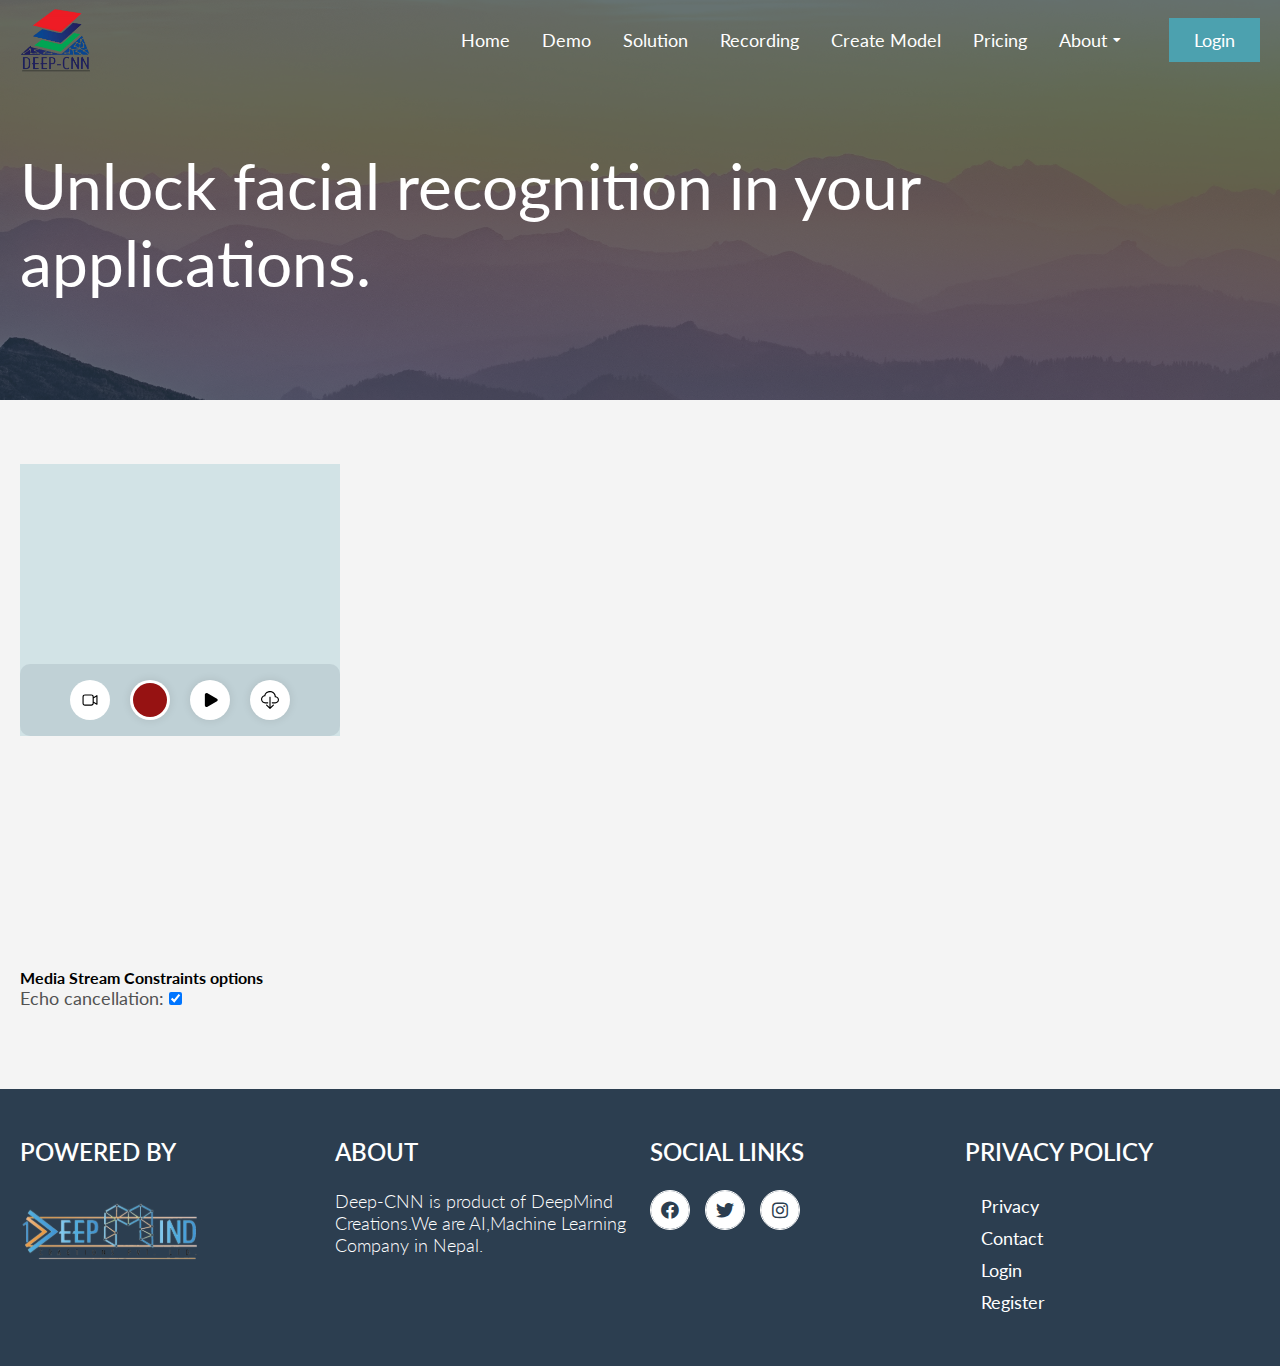
<file: video-recorder.html>
<!DOCTYPE html>
<html lang="en">
  <head>
    <meta charset="UTF-8" />
    <meta http-equiv="X-UA-Compatible" content="IE=edge" />
    <meta name="viewport" content="width=device-width, initial-scale=1.0" />
    <!-- css -->
    <link rel="stylesheet" href="./css/styles.css" />
    <!-- responsive -->
    <link rel="stylesheet" href="./css/responsive.css" />
    <!-- swiper -->
    <link rel="stylesheet" href="./css/swiper.min.css" />
    <!-- fontawesome -->
    <link
      rel="stylesheet"
      href="https://cdnjs.cloudflare.com/ajax/libs/font-awesome/5.15.2/css/all.min.css"
    />
    <!-- jquery -->
    <script src="./js/jquery.js"></script>

    <title>Deep Cnn</title>
  </head>
  <body style="background-color: #f4f4f4">
    <!-- header-start -->
    <header>
      <nav>
        <div class="nav-bar">
          <div class="logo">
            <div
              class="img"
              style="background-image: url(./images/logo/original-logo.png)"
            ></div>
          </div>
          <ul class="nav-links desktop">
            <a href="index.html"><li>Home</li></a>
            <a href="demo.html"><li>Demo</li></a>
            <a href="solution.html"><li>Solution</li></a>
            <a href="video-recorder.html"><li>Recording</li></a>
            <a href="create-model.html"><li>Create Model</li></a>
            <a href="pricing.html"><li>Pricing</li></a>
            <li class="drop-down">
              About <i class="fas fa-caret-down"></i>
              <ul class="drop">
                <a href="about.html">
                  <li>About Us</li>
                </a>
                <a href="blog.html">
                  <li>Blog</li>
                </a>
                <a href="contact.html">
                  <li>Contact</li>
                </a>
                <a href="dashboard.html">
                  <li>Dashboard</li>
                </a>
                <a href="research.html">
                  <li>Research</li>
                </a>
                <a href="career.html">
                  <li>Career</li>
                </a>
                <a href="project.html">
                  <li>Project</li>
                </a>
              </ul>
            </li>
            <a href="login.html"><button class="button">Login</button></a>
          </ul>

          <div class="side-nav-btn">
            <div class="bars"></div>
          </div>
        </div>
      </nav>
    </header>
    <!-- header-end -->

    <!-- side-nav-start -->
    <div class="side-nav">
      <div class="logo">
        <div
          class="img"
          style="background-image: url(./images/logo/original-logo.png)"
        ></div>

        <div class="side-nav-close">
          <img src="./images/icons/menu/close_big.svg" alt="" />
        </div>
      </div>
      <ul class="side-link">
        <a href="index.html">
          <li>Home</li>
        </a>
        <a href="demo.html">
          <li>Demo</li>
        </a>
        <a href="solution.html">
          <li>Solution</li>
        </a>
        <a href="video-recorder.html">
          <li>Recording</li>
        </a>
        <a href="create-model.html">
          <li>Create Model</li>
        </a>
        <a href="pricing.html">
          <li>Pricing</li>
        </a>
        <a href="project.html">
          <li>Project</li>
        </a>
        <li class="drop-btn">
          <span>About <i class="fas fa-caret-down"></i></span>
          <ul class="side-nav-drop">
            <a href="about.html">
              <li>About Us</li>
            </a>
            <a href="blog.html">
              <li>Blog</li>
            </a>
            <a href="contact.html">
              <li>Contact</li>
            </a>
            <a href="dashboard.html">
              <li>Dashboard</li>
            </a>
            <a href="research.html">
              <li>Research</li>
            </a>
            <a href="career.html">
              <li>Career</li>
            </a>
            <a href="project.html">
              <li>Project</li>
            </a>
          </ul>
        </li>
        <a href="login.html">
          <li>Login</li>
        </a>
      </ul>
    </div>
    <!-- side-nav-end -->

    <!-- page-banner-start -->
    <div
      class="page-banner"
      style="background-image: url(./images/page-banner.jpg)"
    >
      <div class="wrapper">
        <div class="page-title about-page-title">
          <h1>Unlock facial recognition in your applications.</h1>
        </div>
      </div>
    </div>
    <!-- page-banner-end -->

    <section>
      <div class="wrapper">
        <div class="video-recording">
          <div id="container">
            <div class="video-area">
              <video id="gum" playsinline autoplay muted></video>
              <div class="btn-group">
                <button id="start" title="open camera">
                  <img class="dark" src="./images/icons/record.svg" alt="" />
                  <img
                    class="light"
                    src="./images/icons/record-light.svg"
                    alt=""
                  />
                </button>
                <button id="record" disabled title="start recording">
                  <span>Record</span>
                  <div class="animate"></div>
                </button>
                <button id="play" disabled title="play video">
                  <img src="./images/icons/play-btn.svg" alt="" />
                </button>
                <button id="download" disabled title="download video">
                  <img src="./images/icons/download.svg" alt="" />
                </button>
              </div>
            </div>
            <video id="recorded" playsinline loop></video>

            <div>
              <h4>Media Stream Constraints options</h4>
              <p>
                Echo cancellation:
                <input type="checkbox" id="echoCancellation" checked />
              </p>
            </div>

            <div>
              <span id="errorMsg"></span>
            </div>
          </div>
        </div>
      </div>
    </section>

    <!-- footer-start -->
    <footer>
      <div class="wrapper">
        <div class="item">
          <h3>Powered By</h3>
          <div class="logo">
            <img src="./images/logo/deepmindLogo.svg" alt="" />
          </div>
        </div>

        <div class="item">
          <h3>About</h3>
          <p>
            Deep-CNN is product of DeepMind Creations.We are AI,Machine Learning
            Company in Nepal.
          </p>
        </div>

        <div class="item">
          <h3>Social Links</h3>
          <div class="social-links">
            <div class="icon">
              <i class="fab fa-facebook"></i>
            </div>
            <div class="icon">
              <i class="fab fa-twitter"></i>
            </div>
            <div class="icon">
              <i class="fab fa-instagram"></i>
            </div>
          </div>
        </div>

        <div class="item">
          <h3>Privacy Policy</h3>

          <ul>
            <a href="#"><li>Privacy</li></a>
            <a href="contact.html"><li>Contact</li></a>
            <a href="login.html"><li>Login</li></a>
            <a href="register.html"><li>Register</li></a>
          </ul>
        </div>
      </div>
    </footer>
    <!-- footer-end -->

    <!-- swiper -->
    <script src="./js/video-recorder.js"></script>
    <script src="./js/swiper.min.js"></script>
    <script src="./js/nav.js"></script>
  </body>
</html>
</file>
<file: css/styles.css>
@import url("https://fonts.googleapis.com/css2?family=Lato:ital,wght@0,100;0,300;0,400;0,700;0,900;1,100;1,300;1,400;1,700;1,900&display=swap");
* {
  margin: 0;
  padding: 0;
  -webkit-box-sizing: border-box;
          box-sizing: border-box;
  background: none;
  border: none;
  outline: none;
  list-style: none;
  text-decoration: none;
  font-family: 'Lato', sans-serif;
}

section {
  margin-top: 4rem;
}

section.bg {
  padding: 3rem 0;
  background-color: #2C3E50;
}

section.linear {
  padding: 3rem 0;
  background: -webkit-gradient(linear, left top, right top, from(#4CA1AF), to(#2C3E50));
  background: linear-gradient(90deg, #4CA1AF, #2C3E50);
}

p {
  font-size: 18px;
  color: #525252;
  font-weight: 400;
}

.name {
  font-size: 24px;
}

.title {
  text-align: center;
  display: -webkit-box;
  display: -ms-flexbox;
  display: flex;
  -webkit-box-pack: center;
      -ms-flex-pack: center;
          justify-content: center;
  -webkit-box-align: center;
      -ms-flex-align: center;
          align-items: center;
  margin-bottom: 3rem;
  -webkit-box-orient: vertical;
  -webkit-box-direction: normal;
      -ms-flex-direction: column;
          flex-direction: column;
}

.title h1 {
  font-size: 36px;
  font-weight: 400;
  max-width: 800px;
  width: 100%;
  margin-bottom: 1rem;
}

.title p {
  max-width: 800px;
}

.wrapper {
  max-width: 1300px;
  margin: 0 auto;
  padding: 0 20px;
}

.side-nav {
  display: none;
}

/**********   header   **********/
header {
  position: absolute;
  left: 0;
  top: 0;
  width: 100%;
  z-index: 20;
  -webkit-transition: 0.45s cubic-bezier(0, 0, 0, 1);
  transition: 0.45s cubic-bezier(0, 0, 0, 1);
}

header.sticky {
  position: fixed;
  top: 0;
  background-color: #FFFFFF;
  -webkit-animation: sticky 1s ease-in-out;
          animation: sticky 1s ease-in-out;
  -webkit-box-shadow: 0 4px 10px rgba(0, 0, 0, 0.1);
          box-shadow: 0 4px 10px rgba(0, 0, 0, 0.1);
}

header.sticky .nav-bar .side-nav-btn .bars {
  background-color: #000000;
}

header.sticky .nav-bar .side-nav-btn .bars::after {
  background-color: #000000;
}

header.sticky .nav-bar .side-nav-btn .bars::before {
  background-color: #000000;
}

header.sticky .nav-bar .nav-links li {
  color: #000000;
}

header.sticky .nav-bar .nav-links li:hover {
  background-color: rgba(44, 62, 80, 0.1);
}

@-webkit-keyframes sticky {
  from {
    top: -150px;
  }
  to {
    top: 0;
  }
}

@keyframes sticky {
  from {
    top: -150px;
  }
  to {
    top: 0;
  }
}

header nav {
  max-width: 1300px;
  margin: 0 auto;
  padding: 0 20px;
}

header .nav-bar {
  display: -webkit-box;
  display: -ms-flexbox;
  display: flex;
  -webkit-box-pack: justify;
      -ms-flex-pack: justify;
          justify-content: space-between;
  -webkit-box-align: center;
      -ms-flex-align: center;
          align-items: center;
}

header .nav-bar .logo {
  height: 80px;
  width: 80px;
  display: -webkit-box;
  display: -ms-flexbox;
  display: flex;
  -webkit-box-pack: start;
      -ms-flex-pack: start;
          justify-content: flex-start;
  -webkit-box-align: center;
      -ms-flex-align: center;
          align-items: center;
}

header .nav-bar .logo .img {
  height: 90%;
  width: 90%;
  background-size: cover;
  background-position: center;
  background-repeat: no-repeat;
  background-size: contain;
}

header .nav-bar .nav-links {
  display: -webkit-box;
  display: -ms-flexbox;
  display: flex;
  -webkit-box-pack: end;
      -ms-flex-pack: end;
          justify-content: flex-end;
  -webkit-box-align: center;
      -ms-flex-align: center;
          align-items: center;
}

header .nav-bar .nav-links li {
  font-size: 18px;
  padding: 1rem;
  color: #FFFFFF;
  border-radius: 15px;
  cursor: pointer;
}

header .nav-bar .nav-links li:hover {
  background-color: rgba(255, 255, 255, 0.2);
}

header .nav-bar .nav-links li.drop-down {
  display: -webkit-box;
  display: -ms-flexbox;
  display: flex;
  -webkit-box-pack: center;
      -ms-flex-pack: center;
          justify-content: center;
  -webkit-box-align: center;
      -ms-flex-align: center;
          align-items: center;
  position: relative;
}

header .nav-bar .nav-links li.drop-down:hover .drop {
  opacity: 1;
  pointer-events: auto;
  top: 50px;
}

header .nav-bar .nav-links li.drop-down .drop {
  position: absolute;
  left: 50%;
  top: 20px;
  -webkit-transform: translateX(-50%);
          transform: translateX(-50%);
  padding: 1rem .5rem;
  background-color: #FFFFFF;
  -webkit-box-shadow: 0 0 10px rgba(0, 0, 0, 0.1);
          box-shadow: 0 0 10px rgba(0, 0, 0, 0.1);
  border-radius: 15px;
  z-index: 10;
  opacity: 0;
  pointer-events: none;
  -webkit-transition: 0.45s cubic-bezier(0, 0, 0, 1);
  transition: 0.45s cubic-bezier(0, 0, 0, 1);
}

header .nav-bar .nav-links li.drop-down .drop li {
  padding: .7rem 1rem;
  color: #000000;
}

header .nav-bar .nav-links li.drop-down .drop li:hover {
  background-color: rgba(44, 62, 80, 0.1);
}

header .nav-bar .nav-links li.drop-down i {
  margin-left: 6px;
  font-size: 12px;
}

header .nav-bar .nav-links button {
  padding: .6rem 1.5rem;
  font-size: 18px;
  border: 1px solid #4CA1AF;
  -webkit-box-shadow: 0 0 0 3em #4CA1AF inset;
          box-shadow: 0 0 0 3em #4CA1AF inset;
  color: #FFFFFF;
  -webkit-transition: .4s;
  transition: .4s;
  margin-left: 2rem;
}

header .nav-bar .nav-links button:hover {
  -webkit-box-shadow: 0 0 0 0em #4CA1AF inset;
          box-shadow: 0 0 0 0em #4CA1AF inset;
  color: #4CA1AF;
  cursor: pointer;
}

header .nav-bar .side-nav-btn {
  display: none;
}

/**********   banner   **********/
.banner .swiper-slide {
  background-size: cover;
  background-position: center;
  background-repeat: no-repeat;
  width: 100%;
  height: 600px;
  display: -webkit-box;
  display: -ms-flexbox;
  display: flex;
  -webkit-box-pack: center;
      -ms-flex-pack: center;
          justify-content: center;
  -webkit-box-align: center;
      -ms-flex-align: center;
          align-items: center;
}

.banner .swiper-slide.swiper-slide-active .wrapper .details h1 {
  -webkit-transform: translateX(0);
          transform: translateX(0);
  opacity: 1;
}

.banner .swiper-slide.swiper-slide-active .wrapper .details button {
  ransform: translateY(0);
  opacity: 1;
}

.banner .swiper-slide.swiper-slide-active .wrapper .image {
  width: 100%;
  opacity: 1;
}

.banner .swiper-slide::after {
  content: '';
  position: absolute;
  left: 0;
  top: 0;
  right: 0;
  bottom: 0;
  background-color: rgba(44, 62, 80, 0.78);
  z-index: 1;
}

.banner .wrapper {
  position: relative;
  z-index: 2;
  display: -webkit-box;
  display: -ms-flexbox;
  display: flex;
  -webkit-box-pack: center;
      -ms-flex-pack: center;
          justify-content: center;
  -webkit-box-align: center;
      -ms-flex-align: center;
          align-items: center;
  display: -ms-grid;
  display: grid;
  -ms-grid-columns: 1fr 1.5fr;
      grid-template-columns: 1fr 1.5fr;
  grid-gap: 20px;
  margin-top: 2rem;
}

.banner .details {
  color: #FFFFFF;
}

.banner .details h1 {
  font-size: 48px;
  font-weight: 300;
  margin-bottom: 4rem;
  -webkit-transform: translateY(-100px);
          transform: translateY(-100px);
  opacity: 0;
  -webkit-transition-delay: .5s;
          transition-delay: .5s;
  -webkit-transition-duration: 1s;
          transition-duration: 1s;
}

.banner .details button {
  font-size: 24px;
  color: #FFFFFF;
  display: -webkit-box;
  display: -ms-flexbox;
  display: flex;
  -webkit-box-pack: start;
      -ms-flex-pack: start;
          justify-content: flex-start;
  -webkit-box-align: center;
      -ms-flex-align: center;
          align-items: center;
  cursor: pointer;
  ransform: translateY(100px);
  opacity: 0;
  -webkit-transition-delay: 1s;
          transition-delay: 1s;
  -webkit-transition-duration: 1s;
          transition-duration: 1s;
}

.banner .details button:hover .icon {
  -webkit-transform: translateX(10px);
          transform: translateX(10px);
}

.banner .details button .icon {
  height: 24px;
  width: 24px;
  display: -webkit-box;
  display: -ms-flexbox;
  display: flex;
  -webkit-box-pack: center;
      -ms-flex-pack: center;
          justify-content: center;
  -webkit-box-align: center;
      -ms-flex-align: center;
          align-items: center;
  margin-left: 5px;
  -webkit-transition: 0.45s cubic-bezier(0, 0, 0, 1);
  transition: 0.45s cubic-bezier(0, 0, 0, 1);
}

.banner .details button .icon img {
  width: 100%;
}

.banner .image {
  height: 400px;
  width: 20%;
  opacity: 0;
  -webkit-transition-delay: 1.5s;
          transition-delay: 1.5s;
  -webkit-transition-duration: 1s;
          transition-duration: 1s;
}

.banner .image .img {
  height: 100%;
  width: 100%;
  background-size: cover;
  background-position: center;
  background-repeat: no-repeat;
  background-size: contain;
}

/**********   application   **********/
.application .list {
  display: -ms-grid;
  display: grid;
  -ms-grid-columns: 1fr 1fr 1fr;
      grid-template-columns: 1fr 1fr 1fr;
  grid-gap: 20px;
}

.application .list .item {
  padding: 1rem;
  border-radius: 15px;
}

.application .list .item:hover {
  background-color: rgba(44, 62, 80, 0.1);
}

.application .list .item .icon {
  height: 100px;
  width: 100px;
  border-radius: 50%;
  background-color: #FFFFFF;
  -webkit-box-shadow: 0 4px 4px rgba(0, 0, 0, 0.25);
          box-shadow: 0 4px 4px rgba(0, 0, 0, 0.25);
  display: -webkit-box;
  display: -ms-flexbox;
  display: flex;
  -webkit-box-pack: center;
      -ms-flex-pack: center;
          justify-content: center;
  -webkit-box-align: center;
      -ms-flex-align: center;
          align-items: center;
  margin-bottom: 1rem;
}

.application .list .item .icon img {
  width: 60%;
}

.application .list .item .details .name {
  margin-bottom: 1rem;
}

/**********   detection   **********/
.detection {
  display: -ms-grid;
  display: grid;
  -ms-grid-columns: 1fr 4fr 2.5fr;
      grid-template-columns: 1fr 4fr 2.5fr;
  grid-gap: 20px;
}

.detection .buttons-list ul {
  display: -webkit-box;
  display: -ms-flexbox;
  display: flex;
  -webkit-box-pack: center;
      -ms-flex-pack: center;
          justify-content: center;
  -webkit-box-align: center;
      -ms-flex-align: center;
          align-items: center;
  -webkit-box-align: start;
      -ms-flex-align: start;
          align-items: flex-start;
  -webkit-box-orient: vertical;
  -webkit-box-direction: normal;
      -ms-flex-direction: column;
          flex-direction: column;
}

.detection .buttons-list ul li {
  font-size: 24px;
  color: #FFFFFF;
  padding: .5rem 1.5rem .5rem 0;
  margin-bottom: 1rem;
  position: relative;
  display: inline-block;
  cursor: pointer;
}

.detection .buttons-list ul li.active::after {
  width: 100%;
}

.detection .buttons-list ul li::after {
  content: '';
  position: absolute;
  left: 0;
  bottom: 0;
  height: 2px;
  width: 0;
  background-color: #FFFFFF;
  -webkit-transition: 0.45s cubic-bezier(0, 0, 0, 1);
  transition: 0.45s cubic-bezier(0, 0, 0, 1);
}

.detection .image-list .image {
  height: 400px;
  width: 100%;
  background-size: cover;
  background-position: center;
  background-repeat: no-repeat;
  border-radius: 15px;
}

.detection .object-detection-list ul {
  margin-bottom: 1.5rem;
}

.detection .object-detection-list ul li {
  font-size: 18px;
  color: #FFFFFF;
  margin-bottom: 6px;
}

.detection .object-detection-list ul li.heading {
  font-size: 18px;
  text-transform: uppercase;
  margin-bottom: .7rem;
}

.detection .object-detection-list ul li .key {
  color: #00FFFF;
}

.detection .object-detection-list ul li .value {
  color: #FF0000;
  margin-left: 7px;
}

/**********   how-we-work   **********/
.how-we-work {
  margin-bottom: 1rem;
}

.how-we-work .list {
  display: -ms-grid;
  display: grid;
  -ms-grid-columns: 1fr 1fr 1fr 1fr;
      grid-template-columns: 1fr 1fr 1fr 1fr;
  grid-gap: 20px;
  position: relative;
}

.how-we-work .list::before {
  content: '';
  position: absolute;
  left: 0;
  top: 50%;
  -webkit-transform: translateY(-50%) rotate(90deg);
          transform: translateY(-50%) rotate(90deg);
  height: 20px;
  width: 20px;
  background-color: #4CA1AF;
  -webkit-clip-path: polygon(50% 0%, 0% 100%, 100% 100%);
          clip-path: polygon(50% 0%, 0% 100%, 100% 100%);
  z-index: 2;
  -webkit-animation: arrowMove 5s ease-in-out infinite;
          animation: arrowMove 5s ease-in-out infinite;
}

.how-we-work .list::after {
  content: '';
  position: absolute;
  left: 0;
  top: 50%;
  -webkit-transform: translateY(-50%);
          transform: translateY(-50%);
  height: 4px;
  width: 100%;
  background: -webkit-gradient(linear, left top, right top, from(#4CA1AF), to(#2C3E50));
  background: linear-gradient(90deg, #4CA1AF, #2C3E50);
  z-index: 1;
}

.how-we-work .list .item {
  display: -webkit-box;
  display: -ms-flexbox;
  display: flex;
  -webkit-box-pack: center;
      -ms-flex-pack: center;
          justify-content: center;
  -webkit-box-align: center;
      -ms-flex-align: center;
          align-items: center;
  -webkit-box-orient: vertical;
  -webkit-box-direction: normal;
      -ms-flex-direction: column;
          flex-direction: column;
  padding: 0 1rem;
}

.how-we-work .list .item .icon {
  height: 100px;
  width: 100px;
  margin-bottom: 3rem;
  display: -webkit-box;
  display: -ms-flexbox;
  display: flex;
  -webkit-box-pack: center;
      -ms-flex-pack: center;
          justify-content: center;
  -webkit-box-align: center;
      -ms-flex-align: center;
          align-items: center;
}

.how-we-work .list .item .icon img {
  width: 90%;
}

.how-we-work .list .item .name {
  font-size: 20px;
  height: 100px;
  text-align: center;
  font-weight: 600;
}

@-webkit-keyframes arrowMove {
  from {
    left: 0;
    background-color: #4CA1AF;
  }
  to {
    left: 99%;
    background-color: #2C3E50;
  }
}

@keyframes arrowMove {
  from {
    left: 0;
    background-color: #4CA1AF;
  }
  to {
    left: 99%;
    background-color: #2C3E50;
  }
}

/**********   company-informations   **********/
.company-informations .list {
  display: -ms-grid;
  display: grid;
  -ms-grid-columns: 1fr 1fr 1fr;
      grid-template-columns: 1fr 1fr 1fr;
  grid-gap: 20px;
}

.company-informations .list .item {
  display: -webkit-box;
  display: -ms-flexbox;
  display: flex;
  -webkit-box-pack: center;
      -ms-flex-pack: center;
          justify-content: center;
  -webkit-box-align: center;
      -ms-flex-align: center;
          align-items: center;
  -webkit-box-orient: vertical;
  -webkit-box-direction: normal;
      -ms-flex-direction: column;
          flex-direction: column;
  text-align: center;
  color: #000000;
}

.company-informations .list .item h4 {
  font-size: 18px;
  margin-bottom: 2px;
}

.company-informations .list .item h5 {
  font-size: 18px;
  font-weight: 300;
}

.company-informations .list .item h1 {
  font-size: 60px;
  font-weight: 600;
}

/**********   footer   **********/
footer {
  background-color: #2C3E50;
  margin-top: 5rem;
  padding: 3rem 0;
}

footer .wrapper {
  display: -ms-grid;
  display: grid;
  -ms-grid-columns: 1fr 1fr 1fr 1fr;
      grid-template-columns: 1fr 1fr 1fr 1fr;
  grid-gap: 20px;
}

footer .wrapper .item {
  color: #FFFFFF;
}

footer .wrapper .item h3 {
  font-size: 24px;
  font-weight: 600;
  text-transform: uppercase;
  margin-bottom: 1.5rem;
}

footer .wrapper .item .logo {
  height: 80px;
  width: 180px;
  display: -webkit-box;
  display: -ms-flexbox;
  display: flex;
  -webkit-box-pack: center;
      -ms-flex-pack: center;
          justify-content: center;
  -webkit-box-align: center;
      -ms-flex-align: center;
          align-items: center;
}

footer .wrapper .item .logo img {
  width: 100%;
}

footer .wrapper .item p {
  color: #FFFFFF;
  font-weight: 300;
}

footer .wrapper .item .social-links {
  display: -webkit-box;
  display: -ms-flexbox;
  display: flex;
  -webkit-box-pack: start;
      -ms-flex-pack: start;
          justify-content: flex-start;
  -webkit-box-align: center;
      -ms-flex-align: center;
          align-items: center;
}

footer .wrapper .item .social-links .icon {
  height: 40px;
  width: 40px;
  border-radius: 50%;
  border: 1px solid #FFFFFF;
  -webkit-box-shadow: 0 0 0 3em #FFFFFF inset;
          box-shadow: 0 0 0 3em #FFFFFF inset;
  color: #2C3E50;
  display: -webkit-box;
  display: -ms-flexbox;
  display: flex;
  -webkit-box-pack: center;
      -ms-flex-pack: center;
          justify-content: center;
  -webkit-box-align: center;
      -ms-flex-align: center;
          align-items: center;
  -webkit-transition: .4s;
  transition: .4s;
  margin-right: 15px;
  font-size: 18px;
}

footer .wrapper .item .social-links .icon:hover {
  -webkit-box-shadow: 0 0 0 0em #FFFFFF inset;
          box-shadow: 0 0 0 0em #FFFFFF inset;
  color: #FFFFFF;
}

footer .wrapper .item ul li {
  font-size: 18px;
  color: #FFFFFF;
  line-height: 1rem;
  padding: .5rem 1rem;
}

footer .wrapper .item ul li:hover {
  background-color: rgba(255, 255, 255, 0.1);
}

/**********   page-banner   **********/
.page-banner {
  min-height: 400px;
  width: 100%;
  background-size: cover;
  background-position: center;
  background-repeat: no-repeat;
  position: relative;
  display: -webkit-box;
  display: -ms-flexbox;
  display: flex;
  -webkit-box-pack: start;
      -ms-flex-pack: start;
          justify-content: flex-start;
  -webkit-box-align: center;
      -ms-flex-align: center;
          align-items: center;
}

.page-banner::after {
  content: '';
  position: absolute;
  left: 0;
  top: 0;
  right: 0;
  bottom: 0;
  background-color: rgba(44, 62, 80, 0.71);
  z-index: 1;
}

.page-banner .wrapper {
  width: 100%;
  height: 100%;
}

.page-banner .page-title {
  position: relative;
  z-index: 2;
  display: -webkit-box;
  display: -ms-flexbox;
  display: flex;
  -webkit-box-pack: center;
      -ms-flex-pack: center;
          justify-content: center;
  -webkit-box-align: center;
      -ms-flex-align: center;
          align-items: center;
  -webkit-box-orient: vertical;
  -webkit-box-direction: normal;
      -ms-flex-direction: column;
          flex-direction: column;
  -webkit-box-align: start;
      -ms-flex-align: start;
          align-items: flex-start;
  height: 100%;
  width: 100%;
}

.page-banner .page-title.about-page-title h1 {
  max-width: 1200px;
  margin-top: 4rem;
  margin-bottom: 1rem;
}

.page-banner .page-title.about-page-title h1 span {
  font-size: 28px;
}

.page-banner .page-title h1 {
  margin-top: 4rem;
  font-size: 64px;
  max-width: 470px;
  width: 100%;
  font-weight: 400;
  color: #FFFFFF;
  text-align: left;
}

/**********   our-mission   **********/
.our-mission .teams-list {
  display: -ms-grid;
  display: grid;
  -ms-grid-columns: 1fr 1fr 1fr 1fr;
      grid-template-columns: 1fr 1fr 1fr 1fr;
  grid-gap: 20px;
}

.our-mission .teams-list .item {
  position: relative;
  height: 350px;
  width: 100%;
  margin-bottom: 5rem;
}

.our-mission .teams-list .item:hover .details {
  top: 98%;
  -webkit-transform: translate(-50%, -50%) scale(1.04);
          transform: translate(-50%, -50%) scale(1.04);
}

.our-mission .teams-list .item .image {
  height: 100%;
  width: 100%;
  border-radius: 14px;
  background-size: cover;
  background-position: center;
  background-repeat: no-repeat;
}

.our-mission .teams-list .item .details {
  position: absolute;
  left: 50%;
  top: 100%;
  -webkit-transform: translate(-50%, -50%);
          transform: translate(-50%, -50%);
  width: 90%;
  padding: 1rem;
  text-align: center;
  border-radius: 17px;
  background-color: #FFFFFF;
  -webkit-box-shadow: 0 2px 10px rgba(0, 0, 0, 0.1);
          box-shadow: 0 2px 10px rgba(0, 0, 0, 0.1);
  -webkit-transition: 0.45s cubic-bezier(0, 0, 0, 1);
  transition: 0.45s cubic-bezier(0, 0, 0, 1);
}

.our-mission .teams-list .item .details .name {
  margin-bottom: 10px;
  font-weight: 400;
}

.our-mission .teams-list .item .details .post {
  font-style: italic;
  font-weight: 400;
  font-size: 14px;
  color: #5B5B5B;
}

/**********   demo   **********/
.demo {
  display: -ms-grid;
  display: grid;
  -ms-grid-columns: 1fr 1fr;
      grid-template-columns: 1fr 1fr;
  grid-gap: 20px;
}

.demo .title {
  -webkit-box-align: start;
      -ms-flex-align: start;
          align-items: flex-start;
  text-align: left;
  margin-bottom: 2rem;
}

.demo .title h1 {
  margin-bottom: .5rem;
}

.demo .upload-section .drop-area {
  height: 320px;
  width: 100%;
  border: 3px dashed #2C3E50;
  display: -webkit-box;
  display: -ms-flexbox;
  display: flex;
  -webkit-box-pack: center;
      -ms-flex-pack: center;
          justify-content: center;
  -webkit-box-align: center;
      -ms-flex-align: center;
          align-items: center;
  -webkit-box-orient: vertical;
  -webkit-box-direction: normal;
      -ms-flex-direction: column;
          flex-direction: column;
  -webkit-box-pack: space-evenly;
      -ms-flex-pack: space-evenly;
          justify-content: space-evenly;
  margin-bottom: 2rem;
}

.demo .upload-section .drop-area.active {
  border: 1px solid #2C3E50;
}

.demo .upload-section .drop-area p {
  font-size: 14px;
  color: #7a7a7a;
  text-align: center;
  font-weight: 300;
}

.demo .upload-section .drop-area .button {
  padding: .6rem 1.5rem;
  font-size: 18px;
  border: 1px solid #4CA1AF;
  -webkit-box-shadow: 0 0 0 3em #4CA1AF inset;
          box-shadow: 0 0 0 3em #4CA1AF inset;
  color: #FFFFFF;
  -webkit-transition: .4s;
  transition: .4s;
  padding: .5rem 2rem;
  font-size: 15px;
  border-radius: 8px;
  display: inline-block;
  width: auto;
}

.demo .upload-section .drop-area .button:hover {
  -webkit-box-shadow: 0 0 0 0em #4CA1AF inset;
          box-shadow: 0 0 0 0em #4CA1AF inset;
  color: #4CA1AF;
  cursor: pointer;
}

.demo .upload-section .drop-area img {
  height: 100%;
  width: 100%;
  -o-object-fit: cover;
     object-fit: cover;
}

.demo .upload-section .drop-area .icon {
  height: 100px;
  width: 100px;
  display: -webkit-box;
  display: -ms-flexbox;
  display: flex;
  -webkit-box-pack: center;
      -ms-flex-pack: center;
          justify-content: center;
  -webkit-box-align: center;
      -ms-flex-align: center;
          align-items: center;
}

.demo .upload-section .drop-area .icon img {
  width: 100%;
}

.demo .upload-section .drop-area .name {
  font-size: 24;
  font-weight: 400;
}

.demo .upload-section .button {
  padding: .6rem 1.5rem;
  font-size: 18px;
  border: 1px solid #4CA1AF;
  -webkit-box-shadow: 0 0 0 3em #4CA1AF inset;
          box-shadow: 0 0 0 3em #4CA1AF inset;
  color: #FFFFFF;
  -webkit-transition: .4s;
  transition: .4s;
  border-radius: 8px;
  width: 100%;
}

.demo .upload-section .button:hover {
  -webkit-box-shadow: 0 0 0 0em #4CA1AF inset;
          box-shadow: 0 0 0 0em #4CA1AF inset;
  color: #4CA1AF;
  cursor: pointer;
}

.demo .output-section .bars .bar {
  height: 47px;
  width: 100%;
  background-color: #E1E1E1;
  display: -webkit-box;
  display: -ms-flexbox;
  display: flex;
  -webkit-box-pack: justify;
      -ms-flex-pack: justify;
          justify-content: space-between;
  -webkit-box-align: center;
      -ms-flex-align: center;
          align-items: center;
  padding: 0 1rem;
  position: relative;
  margin-bottom: 6px;
}

.demo .output-section .bars .bar .name {
  color: #FFFFFF;
  font-size: 18px;
  font-weight: 500;
  position: relative;
  z-index: 2;
  text-shadow: 0 1px 4px rgba(0, 0, 0, 0.2);
}

.demo .output-section .bars .bar .percentage {
  color: #636363;
  font-size: 18px;
  font-weight: 400;
  position: relative;
  z-index: 2;
}

.demo .output-section .bars .bar .indi {
  position: absolute;
  left: 0;
  top: 0;
  height: 100%;
  width: 0;
  background-color: #4CA1AF;
  z-index: 1;
  -webkit-transition: 0.45s cubic-bezier(0, 0, 0, 1);
  transition: 0.45s cubic-bezier(0, 0, 0, 1);
}

/**********   registration   **********/
.registration {
  display: -ms-grid;
  display: grid;
  -ms-grid-columns: 1fr 1fr;
      grid-template-columns: 1fr 1fr;
  grid-gap: 20px;
  grid-gap: 30px;
  background-color: #FFFFFF;
  padding: 3rem;
  border-radius: 15px;
}

.registration .form .group {
  margin-bottom: 2rem;
}

.registration .form .group label {
  font-size: 18px;
  color: #525252;
  margin-bottom: 10px;
  padding-left: 5px;
}

.registration .form .group input, .registration .form .group textarea {
  margin-top: 10px;
  width: 100%;
  border: 1px solid #bfbfbf;
  border-radius: 7px;
  height: 50px;
  padding: 1rem;
  font-size: 16px;
}

.registration .form .group textarea {
  height: 200px;
}

.registration .form .checkbox {
  display: -webkit-box;
  display: -ms-flexbox;
  display: flex;
  -webkit-box-pack: start;
      -ms-flex-pack: start;
          justify-content: flex-start;
  -webkit-box-align: center;
      -ms-flex-align: center;
          align-items: center;
}

.registration .form .checkbox input {
  height: 20px;
  width: 20px;
  margin-right: 8px;
}

.registration .form .checkbox label {
  font-size: 16px;
  color: #525252;
}

.registration .form button {
  padding: .6rem 1.5rem;
  font-size: 18px;
  border: 1px solid #4CA1AF;
  -webkit-box-shadow: 0 0 0 3em #4CA1AF inset;
          box-shadow: 0 0 0 3em #4CA1AF inset;
  color: #FFFFFF;
  -webkit-transition: .4s;
  transition: .4s;
  width: 100%;
  margin-top: 2rem;
  border-radius: 8px;
  text-transform: uppercase;
}

.registration .form button:hover {
  -webkit-box-shadow: 0 0 0 0em #4CA1AF inset;
          box-shadow: 0 0 0 0em #4CA1AF inset;
  color: #4CA1AF;
  cursor: pointer;
}

.registration .image {
  height: 100%;
  width: 100%;
  overflow: hidden;
  border-radius: 26px;
}

.registration .image .img {
  height: 100%;
  width: 100%;
  background-size: cover;
  background-position: center;
  background-repeat: no-repeat;
}

/**********   blog-page   **********/
.blog-page .list {
  display: -ms-grid;
  display: grid;
  -ms-grid-columns: 1fr 1fr;
      grid-template-columns: 1fr 1fr;
  grid-gap: 20px;
}

.blog-page .list .item {
  overflow: hidden;
  border-radius: 15px;
  background-color: #FFFFFF;
  -webkit-box-shadow: 0 4px 22px rgba(0, 0, 0, 0.1);
          box-shadow: 0 4px 22px rgba(0, 0, 0, 0.1);
}

.blog-page .list .item:hover .image .img {
  border-radius: 15px;
  -webkit-transform: translateX(0) scale(1);
          transform: translateX(0) scale(1);
}

.blog-page .list .item .image {
  border-radius: 15px;
  height: 350px;
  width: 100%;
  overflow: hidden;
}

.blog-page .list .item .image .img {
  border-radius: 15px;
  height: 100%;
  width: 100%;
  background-size: cover;
  background-position: center;
  background-repeat: no-repeat;
  -webkit-transform: translateX(-40px) scale(1.2);
          transform: translateX(-40px) scale(1.2);
  -webkit-transition: 0.45s cubic-bezier(0, 0, 0, 1);
  transition: 0.45s cubic-bezier(0, 0, 0, 1);
}

.blog-page .list .item .details {
  padding: 1rem;
}

.blog-page .list .item .details .name {
  margin-bottom: 1rem;
}

.blog-page .list .item .details button {
  padding: .6rem 1.5rem;
  font-size: 18px;
  border: 1px solid #4CA1AF;
  -webkit-box-shadow: 0 0 0 3em #4CA1AF inset;
          box-shadow: 0 0 0 3em #4CA1AF inset;
  color: #FFFFFF;
  -webkit-transition: .4s;
  transition: .4s;
  border-radius: 8px;
}

.blog-page .list .item .details button:hover {
  -webkit-box-shadow: 0 0 0 0em #4CA1AF inset;
          box-shadow: 0 0 0 0em #4CA1AF inset;
  color: #4CA1AF;
  cursor: pointer;
}

/**********   pricing   **********/
.pricing .list {
  display: -ms-grid;
  display: grid;
  -ms-grid-columns: 1fr 1fr 1fr;
      grid-template-columns: 1fr 1fr 1fr;
  grid-gap: 20px;
}

.pricing .list .item {
  display: -webkit-box;
  display: -ms-flexbox;
  display: flex;
  -webkit-box-pack: center;
      -ms-flex-pack: center;
          justify-content: center;
  -webkit-box-align: center;
      -ms-flex-align: center;
          align-items: center;
  -webkit-box-orient: vertical;
  -webkit-box-direction: normal;
      -ms-flex-direction: column;
          flex-direction: column;
  color: #FFFFFF;
  background-color: #000000;
  padding: 2rem 1rem;
  -webkit-transform: scale(0.9);
          transform: scale(0.9);
  -webkit-box-shadow: 0 8px 18px rgba(0, 0, 0, 0.25);
          box-shadow: 0 8px 18px rgba(0, 0, 0, 0.25);
}

.pricing .list .item.center {
  -webkit-transform: scale(1.1);
          transform: scale(1.1);
  background-color: #4CA1AF;
}

.pricing .list .item.center h1 {
  color: #FFFFFF;
}

.pricing .list .item.center .price h1 {
  color: #FFFFFF;
}

.pricing .list .item.center button {
  background-color: #fff;
  border-color: #FFFFFF;
}

.pricing .list .item .icon {
  height: 100px;
  width: 100px;
}

.pricing .list .item .icon img {
  width: 100%;
}

.pricing .list .item h1 {
  font-size: 34px;
  text-transform: uppercase;
  text-align: center;
  margin: 2rem 0;
  color: #4F9EFF;
}

.pricing .list .item ul li {
  font-size: 24px;
  font-weight: 300;
  margin-bottom: 1.3rem;
}

.pricing .list .item ul li span {
  display: -webkit-box;
  display: -ms-flexbox;
  display: flex;
  -webkit-box-pack: start;
      -ms-flex-pack: start;
          justify-content: flex-start;
  -webkit-box-align: center;
      -ms-flex-align: center;
          align-items: center;
}

.pricing .list .item ul li strong {
  padding: 0 5px;
}

.pricing .list .item ul li i {
  color: #51FC00;
  font-size: 14px;
  margin-right: 10px;
}

.pricing .list .item ul li p {
  font-size: 12px;
  color: #FFFFFF;
}

.pricing .list .item .price {
  position: relative;
  height: 77px;
  margin: 1rem 0;
}

.pricing .list .item .price h1 {
  font-size: 64px;
  color: #4F9EFF;
  font-weight: 500;
  line-height: 0;
}

.pricing .list .item .price .dollor {
  position: absolute;
  left: -20px;
  top: 10px;
  font-size: 24px;
  color: #FFFFFF;
}

.pricing .list .item .price .per-month {
  position: absolute;
  right: -40px;
  bottom: 20px;
  font-size: 12px;
  color: #FFFFFF;
}

.pricing .list .item button {
  padding: .6rem 1.5rem;
  font-size: 18px;
  border: 1px solid #4CA1AF;
  -webkit-box-shadow: 0 0 0 3em #4CA1AF inset;
          box-shadow: 0 0 0 3em #4CA1AF inset;
  color: #FFFFFF;
  -webkit-transition: .4s;
  transition: .4s;
  margin-top: 1rem;
}

.pricing .list .item button:hover {
  -webkit-box-shadow: 0 0 0 0em #4CA1AF inset;
          box-shadow: 0 0 0 0em #4CA1AF inset;
  color: #4CA1AF;
  cursor: pointer;
}

/**********   pricing   **********/
.customers-que {
  margin-top: 7rem;
}

.customers-que .title {
  margin-bottom: 1.5rem;
}

.customers-que .list {
  display: -webkit-box;
  display: -ms-flexbox;
  display: flex;
  -webkit-box-pack: center;
      -ms-flex-pack: center;
          justify-content: center;
  -webkit-box-align: center;
      -ms-flex-align: center;
          align-items: center;
  -webkit-box-orient: vertical;
  -webkit-box-direction: normal;
      -ms-flex-direction: column;
          flex-direction: column;
}

.customers-que .list .item {
  padding: .5rem 1.5rem;
  background-color: #DDE6F2;
  color: #000000;
  border-radius: 9px;
  cursor: pointer;
  max-width: 1100px;
  width: 100%;
  margin-bottom: 1rem;
}

.customers-que .list .item.active {
  padding-bottom: 1rem;
}

.customers-que .list .item.active .question i {
  -webkit-transform: rotate(90deg);
          transform: rotate(90deg);
}

.customers-que .list .item.active .answer {
  padding: 1.3rem;
  max-height: 1000px;
  opacity: 1;
  pointer-events: auto;
}

.customers-que .list .item .question {
  line-height: 3rem;
  font-size: 20px;
  font-weight: 600;
  display: -webkit-box;
  display: -ms-flexbox;
  display: flex;
  -webkit-box-pack: justify;
      -ms-flex-pack: justify;
          justify-content: space-between;
  -webkit-box-align: center;
      -ms-flex-align: center;
          align-items: center;
}

.customers-que .list .item .question i {
  font-size: 14px;
  -webkit-transition: 0.45s cubic-bezier(0, 0, 0, 1);
  transition: 0.45s cubic-bezier(0, 0, 0, 1);
}

.customers-que .list .item .answer {
  padding: 0 1.3rem;
  max-height: 0;
  opacity: 0;
  pointer-events: none;
  background-color: #FFFFFF;
  border-radius: 9px;
  -webkit-transition: 0.45s cubic-bezier(0, 0, 0, 1);
  transition: 0.45s cubic-bezier(0, 0, 0, 1);
}

/**********   map   **********/
.map iframe {
  height: 500px;
  width: 100%;
}

/**********   contact-page   **********/
.contact-page {
  display: -ms-grid;
  display: grid;
  -ms-grid-columns: 1fr 2fr;
      grid-template-columns: 1fr 2fr;
  grid-gap: 20px;
}

.contact-page h1 {
  font-size: 40px;
  font-weight: 500;
  max-width: 280px;
}

.contact-page .contact-info {
  background-image: linear-gradient(230deg, #4CA1AF, #2C3E50);
  padding: 1.5rem 2rem;
  border-radius: 20px;
  color: #FFFFFF;
}

.contact-page .contact-info ul {
  margin-top: 3rem;
}

.contact-page .contact-info ul li {
  font-size: 20px;
  margin-bottom: 1.5rem;
  display: -webkit-box;
  display: -ms-flexbox;
  display: flex;
  -webkit-box-pack: start;
      -ms-flex-pack: start;
          justify-content: flex-start;
  -webkit-box-align: center;
      -ms-flex-align: center;
          align-items: center;
  font-weight: 300;
}

.contact-page .contact-info ul li i {
  margin-right: 7px;
  font-size: 14px;
}

.contact-page .contact-form .form {
  display: -ms-grid;
  display: grid;
  -ms-grid-columns: 1fr 1fr;
      grid-template-columns: 1fr 1fr;
  grid-gap: 20px;
  margin-top: 3rem;
}

.contact-page .contact-form .form .group {
  position: relative;
  height: 50px;
  background-color: #DDE6F2;
  border-radius: 14px;
  margin-bottom: 1rem;
}

.contact-page .contact-form .form .group:nth-last-child(2) {
  -ms-grid-column: 1;
  -ms-grid-column-span: 2;
  grid-column: 1/3;
  height: 200px;
}

.contact-page .contact-form .form .group label {
  position: absolute;
  left: 20px;
  top: 0%;
  -webkit-transform: translateY(-50%);
          transform: translateY(-50%);
  border-radius: 11px;
  padding: .4rem 1rem;
  background-color: #DDE6F2;
  font-size: 14px;
  color: #525252;
}

.contact-page .contact-form .form .group input, .contact-page .contact-form .form .group textarea {
  width: 100%;
  height: 100%;
  padding: 0 1rem;
  font-size: 16px;
  padding-top: 1rem;
}

.contact-page .contact-form .form button {
  padding: .6rem 1.5rem;
  font-size: 18px;
  border: 1px solid #4CA1AF;
  -webkit-box-shadow: 0 0 0 3em #4CA1AF inset;
          box-shadow: 0 0 0 3em #4CA1AF inset;
  color: #FFFFFF;
  -webkit-transition: .4s;
  transition: .4s;
  padding: .8rem 2rem;
  border-radius: 8px;
}

.contact-page .contact-form .form button:hover {
  -webkit-box-shadow: 0 0 0 0em #4CA1AF inset;
          box-shadow: 0 0 0 0em #4CA1AF inset;
  color: #4CA1AF;
  cursor: pointer;
}

/**********   login-page   **********/
.login-page {
  position: relative;
  height: 100vh;
  background-size: cover;
  background-position: center;
  background-repeat: no-repeat;
  width: 100%;
  display: -webkit-box;
  display: -ms-flexbox;
  display: flex;
  -webkit-box-pack: center;
      -ms-flex-pack: center;
          justify-content: center;
  -webkit-box-align: center;
      -ms-flex-align: center;
          align-items: center;
  padding: 0 20px;
}

.login-page::after {
  content: '';
  position: absolute;
  left: 0;
  top: 0;
  right: 0;
  bottom: 0;
  background-color: rgba(0, 0, 0, 0.56);
  z-index: 1;
}

.login-page .form {
  max-width: 450px;
  width: 100%;
  background-color: rgba(255, 255, 255, 0.6);
  padding: 2rem;
  border-radius: 18px;
  position: relative;
  z-index: 2;
}

.login-page .form .back-btn {
  position: absolute;
  right: 0;
  top: -33px;
  height: 30px;
  width: 30px;
  border-radius: 50%;
  background-color: rgba(255, 255, 255, 0.6);
  display: -webkit-box;
  display: -ms-flexbox;
  display: flex;
  -webkit-box-pack: center;
      -ms-flex-pack: center;
          justify-content: center;
  -webkit-box-align: center;
      -ms-flex-align: center;
          align-items: center;
  cursor: pointer;
  -webkit-transition: 0.45s cubic-bezier(0, 0, 0, 1);
  transition: 0.45s cubic-bezier(0, 0, 0, 1);
}

.login-page .form .back-btn:hover {
  -webkit-transform: rotate(180deg);
          transform: rotate(180deg);
}

.login-page .form .back-btn img {
  width: 70%;
}

.login-page .form .icon {
  position: absolute;
  left: 50%;
  top: 0;
  -webkit-transform: translate(-50%, -50%);
          transform: translate(-50%, -50%);
  height: 100px;
  width: 100px;
  border-radius: 50%;
  background-color: #4CA1AF;
  display: -webkit-box;
  display: -ms-flexbox;
  display: flex;
  -webkit-box-pack: center;
      -ms-flex-pack: center;
          justify-content: center;
  -webkit-box-align: center;
      -ms-flex-align: center;
          align-items: center;
}

.login-page .form .icon img {
  width: 50%;
}

.login-page .form h1 {
  font-weight: 300;
  text-align: center;
  font-size: 38px;
  margin: 2.5rem 0 2rem;
}

.login-page .form .wizard {
  max-width: 450px;
  overflow: hidden;
}

.login-page .form .inner {
  width: 300%;
  display: -webkit-box;
  display: -ms-flexbox;
  display: flex;
}

.login-page .form .inner .groups {
  width: 33.33%;
  -webkit-transition: 0.45s cubic-bezier(0, 0, 0, 1);
  transition: 0.45s cubic-bezier(0, 0, 0, 1);
  padding: 0 1px;
}

.login-page .form .inner .btn-group {
  display: -webkit-box;
  display: -ms-flexbox;
  display: flex;
  -webkit-box-pack: justify;
      -ms-flex-pack: justify;
          justify-content: space-between;
  -webkit-box-align: center;
      -ms-flex-align: center;
          align-items: center;
}

.login-page .form .inner .btn-group button:nth-child(1) {
  margin-right: 10px;
}

.login-page .form .group {
  width: 100%;
  margin-bottom: 1.5rem;
}

.login-page .form .group label {
  font-size: 16px;
  font-weight: 400;
  color: #4a4a4a;
}

.login-page .form .group input {
  margin-top: 5px;
  width: 100%;
  border-radius: 10px;
  height: 50px;
  background-color: #FFFFFF;
  padding: 1rem;
  font-size: 18px;
}

.login-page .form button {
  padding: .6rem 1.5rem;
  font-size: 18px;
  border: 1px solid #4CA1AF;
  -webkit-box-shadow: 0 0 0 3em #4CA1AF inset;
          box-shadow: 0 0 0 3em #4CA1AF inset;
  color: #FFFFFF;
  -webkit-transition: .4s;
  transition: .4s;
  height: 50px;
  display: -webkit-box;
  display: -ms-flexbox;
  display: flex;
  -webkit-box-pack: center;
      -ms-flex-pack: center;
          justify-content: center;
  -webkit-box-align: center;
      -ms-flex-align: center;
          align-items: center;
  padding: 0;
  text-align: center;
  width: 100%;
  text-transform: uppercase;
  border-radius: 10px;
  margin-bottom: .5rem;
}

.login-page .form button:hover {
  -webkit-box-shadow: 0 0 0 0em #4CA1AF inset;
          box-shadow: 0 0 0 0em #4CA1AF inset;
  color: #4CA1AF;
  cursor: pointer;
}

.login-page .form .others {
  display: -webkit-box;
  display: -ms-flexbox;
  display: flex;
  -webkit-box-pack: justify;
      -ms-flex-pack: justify;
          justify-content: space-between;
  -webkit-box-align: center;
      -ms-flex-align: center;
          align-items: center;
}

.login-page .form .others .checkbox {
  display: -webkit-box;
  display: -ms-flexbox;
  display: flex;
  -webkit-box-pack: start;
      -ms-flex-pack: start;
          justify-content: flex-start;
  -webkit-box-align: center;
      -ms-flex-align: center;
          align-items: center;
}

.login-page .form .others .checkbox input {
  margin-right: 5px;
  height: 20px;
  width: 20px;
}

.login-page .form .others .checkbox label {
  font-weight: 400;
  font-size: 16px;
}

.login-page .form .others h3 {
  font-size: 16px;
  font-weight: 400;
  color: #000000;
}

.login-page .form .dont-have-account {
  text-align: center;
  margin-top: 2rem;
  font-size: 18px;
  font-weight: 400;
}

.login-page .form .dont-have-account a {
  color: #005ac0;
}

/**********   contact-page   **********/
.dashboard {
  display: -ms-grid;
  display: grid;
  -ms-grid-columns: 1fr 3.5fr;
      grid-template-columns: 1fr 3.5fr;
  grid-gap: 20px;
}

.dashboard .dashboard-side-nav {
  padding: 1rem;
  padding-left: 0;
  border-right: 1px solid #ababab;
  height: 100vh;
  position: -webkit-sticky;
  position: sticky;
  top: 0;
}

.dashboard .dashboard-side-nav .top-sec {
  display: -ms-grid;
  display: grid;
  -ms-grid-columns: 20px 1fr;
      grid-template-columns: 20px 1fr;
  grid-gap: 20px;
  -webkit-box-align: center;
      -ms-flex-align: center;
          align-items: center;
}

.dashboard .dashboard-side-nav .top-sec .nav-open-btn .bars {
  position: relative;
  height: 15px;
  width: 25px;
  display: -webkit-box;
  display: -ms-flexbox;
  display: flex;
  -webkit-box-pack: center;
      -ms-flex-pack: center;
          justify-content: center;
  -webkit-box-align: center;
      -ms-flex-align: center;
          align-items: center;
}

.dashboard .dashboard-side-nav .top-sec .nav-open-btn .bars:hover .bar::after {
  left: 10%;
  top: 15%;
  -webkit-transform: translate(-50%, -50%) rotate(-45deg);
          transform: translate(-50%, -50%) rotate(-45deg);
  width: 60%;
}

.dashboard .dashboard-side-nav .top-sec .nav-open-btn .bars:hover .bar::before {
  left: 10%;
  top: 85%;
  -webkit-transform: translate(-50%, -50%) rotate(45deg);
          transform: translate(-50%, -50%) rotate(45deg);
  width: 60%;
}

.dashboard .dashboard-side-nav .top-sec .nav-open-btn .bars .bar {
  height: 2px;
  width: 100%;
  background-color: #000000;
  border-radius: 10px;
}

.dashboard .dashboard-side-nav .top-sec .nav-open-btn .bars .bar::after {
  content: '';
  position: absolute;
  left: 0;
  top: 0;
  -webkit-transform: translateY(-50%);
          transform: translateY(-50%);
  height: 2px;
  width: 100%;
  background-color: #000000;
  border-radius: 10px;
  -webkit-transition: .4s ease-in-out;
  transition: .4s ease-in-out;
}

.dashboard .dashboard-side-nav .top-sec .nav-open-btn .bars .bar::before {
  content: '';
  position: absolute;
  left: 0;
  top: 100%;
  -webkit-transform: translateY(-50%);
          transform: translateY(-50%);
  height: 2px;
  width: 100%;
  background-color: #000000;
  border-radius: 10px;
  -webkit-transition: .4s ease-in-out;
  transition: .4s ease-in-out;
}

.dashboard .dashboard-side-nav .top-sec .logo {
  font-size: 30px;
}

.dashboard .dashboard-side-nav .create {
  padding: .3rem .5rem;
  background-color: #4CA1AF;
  color: #FFFFFF;
  display: -webkit-box;
  display: -ms-flexbox;
  display: flex;
  -webkit-box-pack: justify;
      -ms-flex-pack: justify;
          justify-content: space-between;
  -webkit-box-align: center;
      -ms-flex-align: center;
          align-items: center;
  font-size: 18px;
  border-radius: 8px;
  margin: 2rem 0;
  -webkit-transition: 0.45s cubic-bezier(0, 0, 0, 1);
  transition: 0.45s cubic-bezier(0, 0, 0, 1);
  cursor: pointer;
}

.dashboard .dashboard-side-nav .create:hover {
  background-color: #3eafc0;
  -webkit-box-shadow: 0 2px 10px rgba(76, 161, 175, 0.7);
          box-shadow: 0 2px 10px rgba(76, 161, 175, 0.7);
}

.dashboard .dashboard-side-nav .create:hover img {
  -webkit-transform: rotate(90deg);
          transform: rotate(90deg);
}

.dashboard .dashboard-side-nav .create img {
  height: 35px;
  width: 35px;
  margin-right: 1rem;
  -webkit-transition: 0.45s cubic-bezier(0, 0, 0, 1);
  transition: 0.45s cubic-bezier(0, 0, 0, 1);
}

.dashboard .dashboard-side-nav ul li {
  padding-left: .8rem;
  display: -webkit-box;
  display: -ms-flexbox;
  display: flex;
  -webkit-box-pack: start;
      -ms-flex-pack: start;
          justify-content: flex-start;
  -webkit-box-align: center;
      -ms-flex-align: center;
          align-items: center;
  line-height: 2rem;
  border-left: 3px solid rgba(76, 161, 175, 0);
  margin-bottom: 1.5rem;
  font-size: 18px;
  cursor: pointer;
  color: #525252;
}

.dashboard .dashboard-side-nav ul li.active {
  color: #4CA1AF;
  border-left: 3px solid #4CA1AF;
}

.dashboard .dashboard-side-nav ul li.active svg path {
  fill: #4CA1AF;
}

.dashboard .dashboard-side-nav ul li svg {
  height: 25px;
  width: 25px;
  viewBox: 0 0 25px 25px;
  margin-right: .8rem;
}

.dashboard .dashboard-side-nav ul li svg path {
  fill: #848484;
}

.dashboard .dashboard-details {
  padding: 1rem 0;
}

.dashboard .dashboard-details .search {
  width: 100%;
  margin-bottom: 1.5rem;
}

.dashboard .dashboard-details .search .group {
  position: relative;
  height: 48px;
  width: 100%;
  border: 1px solid #ababab;
  border-radius: 12px;
}

.dashboard .dashboard-details .search .group input {
  width: 100%;
  height: 100%;
  padding: 1rem;
  padding-left: 3rem;
  font-size: 18px;
  color: #525252;
}

.dashboard .dashboard-details .search .group .icon {
  position: absolute;
  left: 10px;
  top: 50%;
  -webkit-transform: translateY(-50%);
          transform: translateY(-50%);
  height: 27px;
  width: 27px;
}

.dashboard .dashboard-details .search .group .icon img {
  width: 100%;
}

.dashboard .dashboard-details .profile-section {
  padding: 1rem;
  -webkit-box-shadow: 0 4px 22px rgba(0, 0, 0, 0.1);
          box-shadow: 0 4px 22px rgba(0, 0, 0, 0.1);
  border-radius: 30px;
  display: -ms-grid;
  display: grid;
  -ms-grid-columns: 1fr 3fr 1fr;
      grid-template-columns: 1fr 3fr 1fr;
  grid-gap: 20px;
  margin-bottom: 1.5rem;
}

.dashboard .dashboard-details .profile-section .image {
  width: 100%;
  height: 190px;
  background-size: cover;
  background-position: center;
  background-repeat: no-repeat;
  border-radius: 27px;
}

.dashboard .dashboard-details .profile-section .details {
  display: -webkit-box;
  display: -ms-flexbox;
  display: flex;
  -webkit-box-pack: justify;
      -ms-flex-pack: justify;
          justify-content: space-between;
  -webkit-box-align: center;
      -ms-flex-align: center;
          align-items: center;
  -webkit-box-align: start;
      -ms-flex-align: start;
          align-items: flex-start;
  -webkit-box-orient: vertical;
  -webkit-box-direction: normal;
      -ms-flex-direction: column;
          flex-direction: column;
  padding: .6rem 0;
  border-right: 1px solid #bfbfbf;
}

.dashboard .dashboard-details .profile-section .details .name {
  margin-bottom: 5px;
}

.dashboard .dashboard-details .profile-section .details h4 {
  font-size: 16px;
  font-weight: 300;
  margin-bottom: 1rem;
}

.dashboard .dashboard-details .profile-section .details .btn-group, .dashboard .dashboard-details .profile-section .details .follow {
  display: -webkit-box;
  display: -ms-flexbox;
  display: flex;
  -webkit-box-pack: start;
      -ms-flex-pack: start;
          justify-content: flex-start;
  -webkit-box-align: center;
      -ms-flex-align: center;
          align-items: center;
}

.dashboard .dashboard-details .profile-section .details .btn-group button, .dashboard .dashboard-details .profile-section .details .follow button {
  padding: .6rem 1.5rem;
  font-size: 18px;
  border: 1px solid #4CA1AF;
  -webkit-box-shadow: 0 0 0 3em #4CA1AF inset;
          box-shadow: 0 0 0 3em #4CA1AF inset;
  color: #FFFFFF;
  -webkit-transition: .4s;
  transition: .4s;
  font-size: 15px;
  border-radius: 8px;
  padding: .4rem 1rem;
  margin-right: 10px;
}

.dashboard .dashboard-details .profile-section .details .btn-group button:hover, .dashboard .dashboard-details .profile-section .details .follow button:hover {
  -webkit-box-shadow: 0 0 0 0em #4CA1AF inset;
          box-shadow: 0 0 0 0em #4CA1AF inset;
  color: #4CA1AF;
  cursor: pointer;
}

.dashboard .dashboard-details .profile-section .details .btn-group .following, .dashboard .dashboard-details .profile-section .details .btn-group .followers, .dashboard .dashboard-details .profile-section .details .follow .following, .dashboard .dashboard-details .profile-section .details .follow .followers {
  font-size: 16px;
  font-weight: 300;
  margin-right: 1rem;
}

.dashboard .dashboard-details .profile-section .competitions {
  display: -webkit-box;
  display: -ms-flexbox;
  display: flex;
  -webkit-box-pack: center;
      -ms-flex-pack: center;
          justify-content: center;
  -webkit-box-align: center;
      -ms-flex-align: center;
          align-items: center;
  -webkit-box-orient: vertical;
  -webkit-box-direction: normal;
      -ms-flex-direction: column;
          flex-direction: column;
}

.dashboard .dashboard-details .profile-section .competitions .icon {
  height: 94px;
  width: 94px;
  display: -webkit-box;
  display: -ms-flexbox;
  display: flex;
  -webkit-box-pack: center;
      -ms-flex-pack: center;
          justify-content: center;
  -webkit-box-align: center;
      -ms-flex-align: center;
          align-items: center;
}

.dashboard .dashboard-details .profile-section .competitions .icon img {
  width: 80%;
}

.dashboard .dashboard-details .profile-section .competitions .name {
  text-align: center;
  color: #4CA1AF;
}

.dashboard .dashboard-details .nav-btns {
  display: -webkit-box;
  display: -ms-flexbox;
  display: flex;
  -webkit-box-pack: start;
      -ms-flex-pack: start;
          justify-content: flex-start;
  -webkit-box-align: center;
      -ms-flex-align: center;
          align-items: center;
  border-radius: 14px;
  -webkit-box-shadow: 0 4px 11px rgba(0, 0, 0, 0.1);
          box-shadow: 0 4px 11px rgba(0, 0, 0, 0.1);
  margin-bottom: 1.5rem;
}

.dashboard .dashboard-details .nav-btns li {
  font-size: 17px;
  color: #000000;
  padding: 1rem 2rem;
  border-radius: 14px;
  cursor: pointer;
}

.dashboard .dashboard-details .nav-btns li.active {
  background-color: #4CA1AF;
  color: #FFFFFF;
}

.dashboard .dashboard-details .nav-btns li.active span {
  color: #FFFFFF;
}

.dashboard .dashboard-details .nav-btns li.active:hover {
  background-color: #4CA1AF;
}

.dashboard .dashboard-details .nav-btns li:hover {
  background-color: rgba(76, 161, 175, 0.1);
}

.dashboard .dashboard-details .nav-btns li span {
  color: #525252;
  font-weight: 300;
}

.dashboard .dashboard-details .profile-list .profile {
  display: -ms-grid;
  display: grid;
  -ms-grid-columns: 80px 1fr;
      grid-template-columns: 80px 1fr;
  grid-gap: 20px;
  margin-bottom: 1rem;
  width: 100%;
  border: 1px solid #bfbfbf;
  padding: 1rem;
  border-radius: 15px;
}

.dashboard .dashboard-details .profile-list .profile .image {
  height: 80px;
  width: 80px;
  border-radius: 50%;
  margin-right: 10px;
  background-size: cover;
  background-position: center;
  background-repeat: no-repeat;
}

.dashboard .dashboard-details .profile-list .profile .details {
  display: -webkit-box;
  display: -ms-flexbox;
  display: flex;
  -webkit-box-pack: justify;
      -ms-flex-pack: justify;
          justify-content: space-between;
  -webkit-box-align: center;
      -ms-flex-align: center;
          align-items: center;
}

.dashboard .dashboard-details .profile-list .profile .details .name {
  font-size: 18px;
  color: #000000;
}

.dashboard .dashboard-details .profile-list .profile .details button {
  padding: .6rem 1.5rem;
  font-size: 18px;
  border: 1px solid #4CA1AF;
  -webkit-box-shadow: 0 0 0 3em #4CA1AF inset;
          box-shadow: 0 0 0 3em #4CA1AF inset;
  color: #FFFFFF;
  -webkit-transition: .4s;
  transition: .4s;
  border-radius: 10px;
}

.dashboard .dashboard-details .profile-list .profile .details button:hover {
  -webkit-box-shadow: 0 0 0 0em #4CA1AF inset;
          box-shadow: 0 0 0 0em #4CA1AF inset;
  color: #4CA1AF;
  cursor: pointer;
}

.dashboard .dashboard-details .profile-list .profile .details button.friend {
  border: 1px solid #525252;
  -webkit-box-shadow: 0 0 0 3em #FFFFFF inset;
          box-shadow: 0 0 0 3em #FFFFFF inset;
  color: #525252;
}

.dashboard .dashboard-details .list {
  display: -ms-grid;
  display: grid;
  -ms-grid-columns: 1fr 1fr 1fr;
      grid-template-columns: 1fr 1fr 1fr;
  grid-gap: 20px;
}

.dashboard .dashboard-details .list .item {
  width: 100%;
  border-radius: 28px;
  -webkit-box-shadow: 0 4px 10px rgba(0, 0, 0, 0.1);
          box-shadow: 0 4px 10px rgba(0, 0, 0, 0.1);
}

.dashboard .dashboard-details .list .item .image {
  height: 160px;
  width: 100%;
  background-size: cover;
  background-position: center;
  background-repeat: no-repeat;
  border-radius: 28px;
}

.dashboard .dashboard-details .list .item .details {
  padding: .7rem;
}

.dashboard .dashboard-details .list .item .details .name {
  font-size: 20px;
  margin-bottom: 5px;
}

.dashboard .dashboard-details .list .item .details h4 {
  font-size: 14px;
  margin-bottom: 2rem;
  color: #4CA1AF;
  font-weight: 400;
}

.dashboard .dashboard-details .list .item .details h3 {
  font-size: 14px;
  font-weight: 400;
}

.dashboard .dashboard-details .list .item .item-footer {
  display: -ms-grid;
  display: grid;
  -ms-grid-columns: 1fr 1fr 1fr;
      grid-template-columns: 1fr 1fr 1fr;
  grid-gap: 20px;
  grid-gap: 0;
  border-top: 1px solid #d0d0d0;
}

.dashboard .dashboard-details .list .item .item-footer .tire {
  display: -webkit-box;
  display: -ms-flexbox;
  display: flex;
  -webkit-box-pack: center;
      -ms-flex-pack: center;
          justify-content: center;
  -webkit-box-align: center;
      -ms-flex-align: center;
          align-items: center;
  text-align: center;
  -webkit-box-orient: vertical;
  -webkit-box-direction: normal;
      -ms-flex-direction: column;
          flex-direction: column;
  padding: .4rem 0;
  border-right: 1px solid #d0d0d0;
  width: 100%;
  color: #525252;
}

.dashboard .dashboard-details .list .item .item-footer .tire:nth-last-child(1) {
  border-right: none;
}

.dashboard .dashboard-details .list .item .item-footer .tire img {
  height: 20px;
  width: 20px;
  margin-bottom: 5px;
}

/**********   career   **********/
.career .list .item {
  display: -webkit-box;
  display: -ms-flexbox;
  display: flex;
  -webkit-box-pack: justify;
      -ms-flex-pack: justify;
          justify-content: space-between;
  -webkit-box-align: center;
      -ms-flex-align: center;
          align-items: center;
  background-color: rgba(76, 161, 175, 0.2);
  border-radius: 8px;
  margin-bottom: 1rem;
}

.career .list .item .name {
  font-size: 18px;
  padding-left: 1.5rem;
}

.career .list .item button {
  padding: .6rem 1.5rem;
  font-size: 18px;
  border: 1px solid #4CA1AF;
  -webkit-box-shadow: 0 0 0 3em #4CA1AF inset;
          box-shadow: 0 0 0 3em #4CA1AF inset;
  color: #FFFFFF;
  -webkit-transition: .4s;
  transition: .4s;
  border-radius: 8px;
  padding: 1rem 2rem;
}

.career .list .item button:hover {
  -webkit-box-shadow: 0 0 0 0em #4CA1AF inset;
          box-shadow: 0 0 0 0em #4CA1AF inset;
  color: #4CA1AF;
  cursor: pointer;
}

/**********   career   **********/
.research .list .item {
  margin-bottom: 2rem;
}

.research .list .item .que {
  font-size: 20px;
  font-weight: 500;
  margin-bottom: .5rem;
}

.research .list .item .ans {
  font-size: 15px;
  font-weight: 300;
}

/**********   facial-recognition   **********/
.facial-recognition .title {
  font-size: 30px;
  margin-bottom: 2rem;
}

.facial-recognition .details {
  display: -ms-grid;
  display: grid;
  -ms-grid-columns: 1fr 1fr;
      grid-template-columns: 1fr 1fr;
  grid-gap: 20px;
}

.facial-recognition .details p {
  font-size: 18px;
  font-weight: 400;
  line-height: 2rem;
}

/**********   detect   **********/
.detect .list {
  display: -ms-grid;
  display: grid;
  -ms-grid-columns: 1fr 1fr;
      grid-template-columns: 1fr 1fr;
  grid-gap: 20px;
  grid-gap: 50px;
}

.detect .list .item {
  display: -ms-grid;
  display: grid;
  -ms-grid-columns: 60px 1fr;
      grid-template-columns: 60px 1fr;
  grid-gap: 20px;
  grid-gap: 30px;
}

.detect .list .item .icon {
  height: 60px;
  width: 60px;
  display: -webkit-box;
  display: -ms-flexbox;
  display: flex;
  -webkit-box-pack: center;
      -ms-flex-pack: center;
          justify-content: center;
  -webkit-box-align: center;
      -ms-flex-align: center;
          align-items: center;
}

.detect .list .item .icon img {
  width: 100%;
}

.detect .list .item .details {
  padding: 0 1rem;
}

.detect .list .item .details h3 {
  margin-bottom: 1rem;
}

/**********   contact-our-expert   **********/
.contact-our-expert {
  display: -webkit-box;
  display: -ms-flexbox;
  display: flex;
  -webkit-box-pack: justify;
      -ms-flex-pack: justify;
          justify-content: space-between;
  -webkit-box-align: center;
      -ms-flex-align: center;
          align-items: center;
}

.contact-our-expert h1 {
  max-width: 600px;
  width: 100%;
  font-size: 40px;
  color: #FFFFFF;
}

.contact-our-expert button {
  padding: 1rem 2rem;
  font-size: 18px;
  cursor: pointer;
  text-transform: uppercase;
  -webkit-box-shadow: 0 0 0 3em #FFFFFF inset;
          box-shadow: 0 0 0 3em #FFFFFF inset;
  border: 1px solid #FFFFFF;
  color: #2C3E50;
  -webkit-transition: .4s;
  transition: .4s;
}

.contact-our-expert button:hover {
  -webkit-box-shadow: 0 0 0 0em #FFFFFF inset;
          box-shadow: 0 0 0 0em #FFFFFF inset;
  color: #FFFFFF;
}

/**********   face-recognition-and-detection   **********/
.face-recognition-and-detection .list {
  display: -ms-grid;
  display: grid;
  -ms-grid-columns: 1fr 1fr 1fr;
      grid-template-columns: 1fr 1fr 1fr;
  grid-gap: 20px;
  grid-gap: 50px;
  -webkit-box-align: start;
      -ms-flex-align: start;
          align-items: flex-start;
}

.face-recognition-and-detection .list .item {
  display: -webkit-box;
  display: -ms-flexbox;
  display: flex;
  -webkit-box-pack: center;
      -ms-flex-pack: center;
          justify-content: center;
  -webkit-box-align: center;
      -ms-flex-align: center;
          align-items: center;
  -webkit-box-orient: vertical;
  -webkit-box-direction: normal;
      -ms-flex-direction: column;
          flex-direction: column;
  text-align: center;
}

.face-recognition-and-detection .list .icon {
  height: 70px;
  width: 70px;
  display: -webkit-box;
  display: -ms-flexbox;
  display: flex;
  -webkit-box-pack: center;
      -ms-flex-pack: center;
          justify-content: center;
  -webkit-box-align: center;
      -ms-flex-align: center;
          align-items: center;
  margin-bottom: 1rem;
}

.face-recognition-and-detection .list .icon img {
  width: 100%;
}

.face-recognition-and-detection .list .details h6 {
  font-size: 15px;
  color: #4CA1AF;
  text-transform: uppercase;
  margin-bottom: 10px;
}

.face-recognition-and-detection .list .details h3 {
  font-size: 24px;
  margin-bottom: 1rem;
}

.face-recognition-and-detection .list .details p {
  font-size: 16px;
  line-height: 1.8rem;
}

/**********   powerful-api-platform   **********/
.powerful-api-platform .list {
  display: -ms-grid;
  display: grid;
  -ms-grid-columns: 1fr 1fr;
      grid-template-columns: 1fr 1fr;
  grid-gap: 20px;
  -webkit-box-align: start;
      -ms-flex-align: start;
          align-items: flex-start;
}

.powerful-api-platform .list .item .icon {
  height: 100px;
  width: 100px;
  margin-bottom: 1rem;
}

.powerful-api-platform .list .item .icon img {
  width: 100%;
}

.powerful-api-platform .list .item h3 {
  font-size: 24px;
  margin-bottom: 1rem;
}

.powerful-api-platform .list .item button {
  padding: .6rem 1.5rem;
  font-size: 18px;
  border: 1px solid #4CA1AF;
  -webkit-box-shadow: 0 0 0 3em #4CA1AF inset;
          box-shadow: 0 0 0 3em #4CA1AF inset;
  color: #FFFFFF;
  -webkit-transition: .4s;
  transition: .4s;
  margin-top: 2rem;
}

.powerful-api-platform .list .item button:hover {
  -webkit-box-shadow: 0 0 0 0em #4CA1AF inset;
          box-shadow: 0 0 0 0em #4CA1AF inset;
  color: #4CA1AF;
  cursor: pointer;
}

.project .title {
  display: -webkit-box;
  display: -ms-flexbox;
  display: flex;
  -webkit-box-pack: center;
      -ms-flex-pack: center;
          justify-content: center;
  -webkit-box-align: center;
      -ms-flex-align: center;
          align-items: center;
}

.project .title .image {
  max-width: 300px;
  width: 100%;
  display: -webkit-box;
  display: -ms-flexbox;
  display: flex;
  -webkit-box-pack: center;
      -ms-flex-pack: center;
          justify-content: center;
  -webkit-box-align: center;
      -ms-flex-align: center;
          align-items: center;
}

.project .title .image img {
  width: 100%;
}

.project .details .name {
  font-size: 28px;
  margin-top: 2rem;
}

.project .details .other {
  margin-left: 1rem;
  margin-top: .5rem;
}

.project .details .other li {
  line-height: 1.6rem;
}

.project .details p {
  margin-top: 2rem;
}

.video-recording button {
  margin: 0 3px 10px 0;
  padding-left: 2px;
  padding-right: 2px;
  width: 99px;
}

.video-recording button:last-of-type {
  margin: 0;
}

.video-recording p.borderBelow {
  margin: 0 0 20px 0;
  padding: 0 0 20px 0;
}

.video-recording .video-area {
  width: 25vw;
  background-color: rgba(76, 161, 175, 0.2);
}

.video-recording .video-area video {
  -webkit-transform: rotateY(180deg);
          transform: rotateY(180deg);
  border-radius: 10px;
  position: relative;
  z-index: 2;
}

.video-recording .video-area .btn-group {
  display: -webkit-box;
  display: -ms-flexbox;
  display: flex;
  -webkit-box-pack: center;
      -ms-flex-pack: center;
          justify-content: center;
  -webkit-box-align: center;
      -ms-flex-align: center;
          align-items: center;
  padding: 1rem;
  width: var(--width);
  background-color: rgba(44, 62, 80, 0.1);
  border-radius: 10px;
}

.video-recording .video-area .btn-group button {
  height: 40px;
  width: 40px;
  border-radius: 50%;
  background-color: #FFFFFF;
  -webkit-box-shadow: 0 0 10px rgba(0, 0, 0, 0.1);
          box-shadow: 0 0 10px rgba(0, 0, 0, 0.1);
  display: -webkit-box;
  display: -ms-flexbox;
  display: flex;
  -webkit-box-pack: center;
      -ms-flex-pack: center;
          justify-content: center;
  -webkit-box-align: center;
      -ms-flex-align: center;
          align-items: center;
  margin: 0 10px;
  cursor: pointer;
}

.video-recording .video-area .btn-group button span {
  opacity: 0;
  position: absolute;
  pointer-events: none;
}

.video-recording .video-area .btn-group button img {
  width: 50%;
}

.video-recording .video-area .btn-group button#start {
  -webkit-box-shadow: 0 0 0 0em #00b150 inset;
          box-shadow: 0 0 0 0em #00b150 inset;
  -webkit-transition: .4s;
  transition: .4s;
}

.video-recording .video-area .btn-group button#start .dark {
  display: block;
}

.video-recording .video-area .btn-group button#start .light {
  display: none;
}

.video-recording .video-area .btn-group button#start.active {
  -webkit-box-shadow: 0 0 0 3em #00b150 inset;
          box-shadow: 0 0 0 3em #00b150 inset;
}

.video-recording .video-area .btn-group button#start.active .dark {
  display: none;
}

.video-recording .video-area .btn-group button#start.active .light {
  display: block;
}

.video-recording .video-area .btn-group button#record {
  position: relative;
}

.video-recording .video-area .btn-group button#record .animate {
  position: absolute;
  top: 50%;
  left: 50%;
  -webkit-transform: translate(-50%, -50%);
          transform: translate(-50%, -50%);
  height: 20px;
  width: 20px;
  background-color: rgba(0, 0, 0, 0.1);
  border-radius: 50%;
  z-index: -1;
}

.video-recording .video-area .btn-group button#record .animate.active {
  -webkit-animation: zoom .4s infinite alternate;
          animation: zoom .4s infinite alternate;
}

.video-recording .video-area .btn-group button#record::after {
  content: '';
  position: absolute;
  top: 50%;
  left: 50%;
  -webkit-transform: translate(-50%, -50%);
          transform: translate(-50%, -50%);
  height: 85%;
  width: 85%;
  border-radius: 50%;
  background-color: #961212;
  -webkit-transition: .4s;
  transition: .4s;
  z-index: 2;
}

.video-recording .video-area .btn-group button#record.active::after {
  height: 40%;
  width: 40%;
  border-radius: 4px;
}

.video-recording .video-area .btn-group button#play {
  position: relative;
}

@-webkit-keyframes zoom {
  from {
    -webkit-transform: translate(-50%, -50%) scale(0);
            transform: translate(-50%, -50%) scale(0);
  }
  to {
    -webkit-transform: translate(-50%, -50%) scale(3);
            transform: translate(-50%, -50%) scale(3);
  }
}

@keyframes zoom {
  from {
    -webkit-transform: translate(-50%, -50%) scale(0);
            transform: translate(-50%, -50%) scale(0);
  }
  to {
    -webkit-transform: translate(-50%, -50%) scale(3);
            transform: translate(-50%, -50%) scale(3);
  }
}

.video-recording video {
  vertical-align: top;
  --width: 25vw;
  width: var(--width);
  height: calc(var(--width) * 0.5625);
}

.video-recording video:last-of-type {
  margin: 0 0 20px 0;
}

.video-recording video#gumVideo {
  margin: 0 20px 20px 0;
}

.video-recording #recorded {
  margin-top: 2rem;
}
/*# sourceMappingURL=styles.css.map */
</file>
<file: css/responsive.css>
@media only screen and (max-width: 1024px) {
  header .nav-bar .desktop {
    display: none;
  }
  header .nav-bar .side-nav-btn {
    display: block;
    cursor: pointer;
    height: 15px;
    width: 25px;
    position: relative;
    display: -webkit-box;
    display: -ms-flexbox;
    display: flex;
    -webkit-box-pack: center;
        -ms-flex-pack: center;
            justify-content: center;
    -webkit-box-align: center;
        -ms-flex-align: center;
            align-items: center;
    cursor: pointer;
  }
  header .nav-bar .side-nav-btn.active .bars {
    width: 0;
  }
  header .nav-bar .side-nav-btn.active .bars::after {
    top: 50%;
    left: 50%;
    -webkit-transform: translate(-50%, -50%) rotate(45deg);
            transform: translate(-50%, -50%) rotate(45deg);
  }
  header .nav-bar .side-nav-btn.active .bars::before {
    top: 50%;
    left: 50%;
    -webkit-transform: translate(-50%, -50%) rotate(-45deg);
            transform: translate(-50%, -50%) rotate(-45deg);
  }
  header .nav-bar .side-nav-btn .bars {
    height: 2px;
    width: 100%;
    background-color: #FFFFFF;
    -webkit-transition: 0.45s cubic-bezier(0, 0, 0, 1);
    transition: 0.45s cubic-bezier(0, 0, 0, 1);
  }
  header .nav-bar .side-nav-btn .bars::after {
    content: '';
    position: absolute;
    top: 0;
    left: 50%;
    -webkit-transform: translate(-50%, -50%);
            transform: translate(-50%, -50%);
    height: 2px;
    width: 100%;
    background-color: #FFFFFF;
    -webkit-transition: 0.45s cubic-bezier(0, 0, 0, 1);
    transition: 0.45s cubic-bezier(0, 0, 0, 1);
  }
  header .nav-bar .side-nav-btn .bars::before {
    content: '';
    position: absolute;
    top: 100%;
    left: 50%;
    -webkit-transform: translate(-50%, -50%);
            transform: translate(-50%, -50%);
    height: 2px;
    width: 100%;
    background-color: #FFFFFF;
    -webkit-transition: 0.45s cubic-bezier(0, 0, 0, 1);
    transition: 0.45s cubic-bezier(0, 0, 0, 1);
  }
  .side-nav {
    display: block;
    position: fixed;
    left: -330px;
    top: 0;
    height: 100%;
    overflow-y: auto;
    width: 300px;
    background-color: #2C3E50;
    -webkit-box-shadow: 4px 0 6px rgba(0, 0, 0, 0.4);
            box-shadow: 4px 0 6px rgba(0, 0, 0, 0.4);
    z-index: 20;
    padding: 1rem 0;
    -webkit-transition: 0.45s cubic-bezier(0, 0, 0, 1);
    transition: 0.45s cubic-bezier(0, 0, 0, 1);
  }
  .side-nav.active {
    left: 0;
  }
  .side-nav .logo {
    padding: 0 1.5rem 1rem;
    display: -webkit-box;
    display: -ms-flexbox;
    display: flex;
    -webkit-box-pack: justify;
        -ms-flex-pack: justify;
            justify-content: space-between;
    -webkit-box-align: center;
        -ms-flex-align: center;
            align-items: center;
    border-bottom: 1px solid rgba(255, 255, 255, 0.6);
  }
  .side-nav .logo .img {
    height: 50px;
    width: 50px;
    background-size: cover;
    background-position: center;
    background-repeat: no-repeat;
    background-size: contain;
  }
  .side-nav .logo .side-nav-close {
    cursor: pointer;
    height: 20px;
    width: 20px;
    -webkit-transition: 0.45s cubic-bezier(0, 0, 0, 1);
    transition: 0.45s cubic-bezier(0, 0, 0, 1);
  }
  .side-nav .logo .side-nav-close:hover {
    -webkit-transform: rotate(90deg);
            transform: rotate(90deg);
  }
  .side-nav .logo .side-nav-close img {
    width: 100%;
  }
  .side-nav .side-link li {
    padding: 1.4rem 0;
    padding-left: 2rem;
    color: #FFFFFF;
    font-size: 18px;
    border-bottom: 1px solid rgba(255, 255, 255, 0.6);
  }
  .side-nav .side-link li span {
    display: -webkit-box;
    display: -ms-flexbox;
    display: flex;
    -webkit-box-pack: justify;
        -ms-flex-pack: justify;
            justify-content: space-between;
    -webkit-box-align: center;
        -ms-flex-align: center;
            align-items: center;
  }
  .side-nav .side-link li.drop-btn {
    padding-right: 1rem;
  }
  .side-nav .side-link li.drop-btn .side-nav-drop {
    margin-top: 0;
    background-color: rgba(255, 255, 255, 0.1);
    border-radius: 10px;
    max-height: 0;
    opacity: 0;
    pointer-events: none;
    -webkit-transition: 0.45s cubic-bezier(0, 0, 0, 1);
    transition: 0.45s cubic-bezier(0, 0, 0, 1);
  }
  .side-nav .side-link li.drop-btn .side-nav-drop.active {
    margin-top: 1rem;
    max-height: 1000px;
    opacity: 1;
    pointer-events: auto;
  }
  .side-nav .side-link li.drop-btn .side-nav-drop li {
    border-bottom: 1px solid #000000;
  }
  .side-nav .side-link li.drop-btn .side-nav-drop a:nth-last-child(1) li {
    border-bottom: 0;
  }
  /**********   our-mission   **********/
  .our-mission .teams-list {
    display: -ms-grid;
    display: grid;
    -ms-grid-columns: 1fr 1fr 1fr;
        grid-template-columns: 1fr 1fr 1fr;
    grid-gap: 20px;
  }
  /**********   footer   **********/
  footer .wrapper {
    display: -ms-grid;
    display: grid;
    -ms-grid-columns: 1fr 1fr 1fr;
        grid-template-columns: 1fr 1fr 1fr;
    grid-gap: 20px;
  }
  footer .wrapper .item {
    margin-bottom: 2rem;
  }
  footer .wrapper .item h3 {
    margin-bottom: .7rem;
  }
  /**********   page-banner   **********/
  .page-banner {
    min-height: 300px;
  }
  .page-banner .page-title h1 {
    font-size: 40px;
  }
  /**********   pricing   **********/
  .pricing .list {
    display: -ms-grid;
    display: grid;
    -ms-grid-columns: 1fr 1fr;
        grid-template-columns: 1fr 1fr;
    grid-gap: 20px;
  }
  .pricing .list .item.center {
    -ms-grid-row: 1;
    grid-area: 1;
    -ms-grid-column: 1;
    -ms-grid-column-span: 2;
    grid-column: 1/3;
    max-width: 500px;
    margin: auto;
  }
}

@media only screen and (max-width: 900px) {
  /**********   banner   **********/
  .banner .swiper-slide {
    height: 900px;
  }
  .banner .wrapper {
    display: -ms-grid;
    display: grid;
    -ms-grid-columns: 1fr;
        grid-template-columns: 1fr;
    grid-gap: 20px;
  }
  .banner .wrapper .details {
    -ms-grid-row: 2;
    grid-area: 2;
  }
  /**********   application   **********/
  .application .list {
    display: -ms-grid;
    display: grid;
    -ms-grid-columns: 1fr 1fr;
        grid-template-columns: 1fr 1fr;
    grid-gap: 20px;
  }
  /**********   detection   **********/
  .detection {
    display: -ms-grid;
    display: grid;
    -ms-grid-columns: 0.5fr 1fr;
        grid-template-columns: 0.5fr 1fr;
    grid-gap: 20px;
  }
  .detection .image-list {
    -ms-grid-row: 3;
    grid-area: 3;
    -ms-grid-column: 1;
    -ms-grid-column-span: 2;
    grid-column: 1/3;
  }
  /**********   blog-page   **********/
  .blog-page .list {
    display: -ms-grid;
    display: grid;
    -ms-grid-columns: 1fr;
        grid-template-columns: 1fr;
    grid-gap: 20px;
  }
  /**********   contact-page   **********/
  .contact-page {
    display: -ms-grid;
    display: grid;
    -ms-grid-columns: 1fr 2fr;
        grid-template-columns: 1fr 2fr;
    grid-gap: 20px;
  }
  .contact-page .contact-form .form {
    display: -ms-grid;
    display: grid;
    -ms-grid-columns: 1fr;
        grid-template-columns: 1fr;
    grid-gap: 20px;
  }
  .contact-page .contact-form .form .group:nth-last-child(2) {
    -ms-grid-column: 1;
    grid-column: 1;
  }
  /**********   contact-our-expert   **********/
  .contact-our-expert {
    display: -webkit-box;
    display: -ms-flexbox;
    display: flex;
    -webkit-box-pack: justify;
        -ms-flex-pack: justify;
            justify-content: space-between;
    -webkit-box-align: center;
        -ms-flex-align: center;
            align-items: center;
  }
  .contact-our-expert h1 {
    max-width: 450px;
    font-size: 30px;
  }
  .contact-our-expert button {
    font-size: 18px;
  }
  /**********   face-recognition-and-detection   **********/
  .face-recognition-and-detection .list {
    display: -ms-grid;
    display: grid;
    -ms-grid-columns: 1fr 1fr;
        grid-template-columns: 1fr 1fr;
    grid-gap: 20px;
  }
}

@media only screen and (max-width: 800px) {
  /**********   footer   **********/
  footer .wrapper {
    display: -ms-grid;
    display: grid;
    -ms-grid-columns: 1fr 1fr;
        grid-template-columns: 1fr 1fr;
    grid-gap: 20px;
  }
  /**********   our-mission   **********/
  .our-mission .teams-list {
    display: -ms-grid;
    display: grid;
    -ms-grid-columns: 1fr 1fr;
        grid-template-columns: 1fr 1fr;
    grid-gap: 20px;
  }
  /**********   demo   **********/
  .demo {
    display: -ms-grid;
    display: grid;
    -ms-grid-columns: 1fr;
        grid-template-columns: 1fr;
    grid-gap: 20px;
  }
  /**********   registration   **********/
  .registration {
    display: -ms-grid;
    display: grid;
    -ms-grid-columns: 1fr;
        grid-template-columns: 1fr;
    grid-gap: 20px;
    padding: 2rem 1rem 1rem;
  }
}

@media only screen and (max-width: 700px) {
  /**********   how-we-work   **********/
  .how-we-work .list {
    display: -ms-grid;
    display: grid;
    -ms-grid-columns: 1fr;
        grid-template-columns: 1fr;
    grid-gap: 20px;
  }
  .how-we-work .list::before {
    left: -8px;
    top: 50%;
    -webkit-transform: translateY(-50%) rotate(180deg);
            transform: translateY(-50%) rotate(180deg);
    height: 20px;
    width: 20px;
    background-color: #4CA1AF;
    -webkit-animation: arrowMove 5s ease-in-out infinite;
            animation: arrowMove 5s ease-in-out infinite;
  }
  .how-we-work .list::after {
    left: 0;
    top: 50%;
    -webkit-transform: translateY(-50%);
            transform: translateY(-50%);
    background: -webkit-gradient(linear, left top, left bottom, from(#4CA1AF), to(#2C3E50));
    background: linear-gradient(180deg, #4CA1AF, #2C3E50);
    height: 100%;
    width: 4px;
  }
  .how-we-work .list .item {
    display: -webkit-box;
    display: -ms-flexbox;
    display: flex;
    -webkit-box-pack: start;
        -ms-flex-pack: start;
            justify-content: flex-start;
    -webkit-box-align: center;
        -ms-flex-align: center;
            align-items: center;
    -webkit-box-orient: vertical;
    -webkit-box-direction: normal;
        -ms-flex-direction: column;
            flex-direction: column;
    -webkit-box-align: start;
        -ms-flex-align: start;
            align-items: flex-start;
  }
  .how-we-work .list .item .icon {
    margin-bottom: 1rem;
    margin-top: 2rem;
  }
  .how-we-work .list .item .name {
    text-align: left;
    height: 50px;
  }
  @-webkit-keyframes arrowMove {
    from {
      top: 0;
      background-color: #4CA1AF;
    }
    to {
      top: 100%;
      background-color: #2C3E50;
    }
  }
  @keyframes arrowMove {
    from {
      top: 0;
      background-color: #4CA1AF;
    }
    to {
      top: 100%;
      background-color: #2C3E50;
    }
  }
  /**********   pricing   **********/
  .pricing .list {
    display: -ms-grid;
    display: grid;
    -ms-grid-columns: 1fr;
        grid-template-columns: 1fr;
    grid-gap: 20px;
  }
  .pricing .list .item {
    max-width: 500px;
    margin: 0 auto;
    width: 100%;
    -webkit-transform: scale(1);
            transform: scale(1);
  }
  .pricing .list .item.center {
    -ms-grid-row: 1;
    grid-area: 1;
    -ms-grid-column: 1;
    grid-column: 1;
    max-width: 500px;
    margin: auto;
    -webkit-transform: scale(1);
            transform: scale(1);
  }
  /**********   contact-page   **********/
  .contact-page {
    display: -ms-grid;
    display: grid;
    -ms-grid-columns: 1fr;
        grid-template-columns: 1fr;
    grid-gap: 20px;
  }
  /**********   detect   **********/
  .detect .list {
    display: -ms-grid;
    display: grid;
    -ms-grid-columns: 1fr;
        grid-template-columns: 1fr;
    grid-gap: 20px;
  }
  .detect .list .item {
    margin-bottom: 1rem;
  }
  /**********   contact-our-expert   **********/
  .contact-our-expert {
    display: -webkit-box;
    display: -ms-flexbox;
    display: flex;
    -webkit-box-pack: justify;
        -ms-flex-pack: justify;
            justify-content: space-between;
    -webkit-box-align: center;
        -ms-flex-align: center;
            align-items: center;
    -webkit-box-orient: vertical;
    -webkit-box-direction: normal;
        -ms-flex-direction: column;
            flex-direction: column;
    text-align: center;
  }
  .contact-our-expert h1 {
    max-width: 650px;
    font-size: 30px;
    margin-bottom: 1.5rem;
  }
  .contact-our-expert button {
    font-size: 14px;
  }
  /**********   page-banner   **********/
  .page-banner {
    min-height: 300px;
  }
  .page-banner .page-title h1 {
    font-size: 30px;
  }
  .page-banner .page-title.about-page-title h1 span {
    font-size: 18px;
  }
}

@media only screen and (max-width: 650px) {
  /**********   application   **********/
  .application .list {
    display: -ms-grid;
    display: grid;
    -ms-grid-columns: 1fr;
        grid-template-columns: 1fr;
    grid-gap: 20px;
  }
  /**********   company-informations   **********/
  .company-informations .list {
    display: -ms-grid;
    display: grid;
    -ms-grid-columns: 1fr;
        grid-template-columns: 1fr;
    grid-gap: 20px;
  }
  .company-informations .list .item {
    margin-bottom: 2rem;
  }
  /**********   footer   **********/
  footer .wrapper {
    display: -ms-grid;
    display: grid;
    -ms-grid-columns: 1fr;
        grid-template-columns: 1fr;
    grid-gap: 20px;
  }
}

@media only screen and (max-width: 600px) {
  /**********   our-mission   **********/
  .our-mission .teams-list {
    display: -ms-grid;
    display: grid;
    -ms-grid-columns: 1fr;
        grid-template-columns: 1fr;
    grid-gap: 20px;
  }
  .our-mission .teams-list .item {
    height: 600px;
  }
  /**********   career   **********/
  .career .list .item .name {
    font-size: 16px;
    padding-left: 1.5rem;
  }
  .career .list .item button {
    font-size: 14px;
    padding: 1rem 1.5rem;
  }
  /**********   facial-recognition   **********/
  .facial-recognition .details {
    display: -ms-grid;
    display: grid;
    -ms-grid-columns: 1fr;
        grid-template-columns: 1fr;
    grid-gap: 20px;
  }
  /**********   face-recognition-and-detection   **********/
  .face-recognition-and-detection .list {
    display: -ms-grid;
    display: grid;
    -ms-grid-columns: 1fr;
        grid-template-columns: 1fr;
    grid-gap: 20px;
  }
  /**********   powerful-api-platform   **********/
  .powerful-api-platform .list {
    display: -ms-grid;
    display: grid;
    -ms-grid-columns: 1fr;
        grid-template-columns: 1fr;
    grid-gap: 20px;
  }
  .powerful-api-platform .list .item {
    margin-bottom: 2rem;
  }
  .powerful-api-platform .list .item .icon {
    margin-bottom: .5rem;
  }
  .powerful-api-platform .list .item button {
    margin-top: 1rem;
  }
}

@media only screen and (max-width: 500px) {
  .title {
    text-align: center;
    display: -webkit-box;
    display: -ms-flexbox;
    display: flex;
    -webkit-box-pack: center;
        -ms-flex-pack: center;
            justify-content: center;
    -webkit-box-align: center;
        -ms-flex-align: center;
            align-items: center;
    margin-bottom: 3rem;
    -webkit-box-orient: vertical;
    -webkit-box-direction: normal;
        -ms-flex-direction: column;
            flex-direction: column;
  }
  .title h1 {
    font-size: 24px;
  }
  /**********   banner   **********/
  .banner .swiper-slide {
    height: 550px;
  }
  .banner .details {
    color: #FFFFFF;
  }
  .banner .details h1 {
    font-size: 30px;
    margin-bottom: 1rem;
  }
  .banner .image {
    height: 260px;
  }
  /**********   detection   **********/
  .detection {
    display: -ms-grid;
    display: grid;
    -ms-grid-columns: 1fr;
        grid-template-columns: 1fr;
    grid-gap: 20px;
  }
  .detection .buttons-list ul {
    display: -webkit-box;
    display: -ms-flexbox;
    display: flex;
    -webkit-box-pack: center;
        -ms-flex-pack: center;
            justify-content: center;
    -webkit-box-align: center;
        -ms-flex-align: center;
            align-items: center;
    align-items: center;
    -webkit-box-orient: horizontal;
    -webkit-box-direction: normal;
        -ms-flex-direction: row;
            flex-direction: row;
    -ms-flex-wrap: wrap;
        flex-wrap: wrap;
  }
  .detection .buttons-list ul li {
    margin-left: 5px;
    margin-right: 5px;
    text-align: center;
  }
  .detection .image-list {
    -ms-grid-row: 3;
    grid-area: 3;
    -ms-grid-column: 1;
    grid-column: 1;
  }
  /**********   our-mission   **********/
  .our-mission .teams-list {
    display: -ms-grid;
    display: grid;
    -ms-grid-columns: 1fr;
        grid-template-columns: 1fr;
    grid-gap: 20px;
  }
  .our-mission .teams-list .item {
    height: 400px;
  }
  /**********   blog-page   **********/
  .blog-page .list .item .image {
    height: 200px;
  }
  .blog-page .list .item .image .img {
    -webkit-transform: translateX(-20px) scale(1.2);
            transform: translateX(-20px) scale(1.2);
  }
  /**********   pricing   **********/
  .pricing .list {
    display: -ms-grid;
    display: grid;
    -ms-grid-columns: 1fr;
        grid-template-columns: 1fr;
    grid-gap: 20px;
  }
  .pricing .list .item h1 {
    font-size: 24px;
    margin: 2rem 0;
  }
  .pricing .list .item ul li {
    font-size: 18px;
  }
  .face-recognition-and-detection .list .details h6 {
    font-size: 12px;
  }
  .face-recognition-and-detection .list .details h3 {
    font-size: 18px;
  }
  .face-recognition-and-detection .list .details p {
    font-size: 14px;
  }
  .project .title .image {
    max-width: 200px;
    width: 100%;
  }
  .project .details .name {
    font-size: 20px;
    margin-top: 2rem;
  }
  .project .details p {
    font-size: 15px;
  }
}

@media only screen and (max-width: 400px) {
  /**********   login-page   **********/
  .login-page .form {
    padding: 1rem;
  }
  .login-page .form .icon {
    height: 70px;
    width: 70px;
  }
  .login-page .form .icon img {
    width: 50%;
  }
  .login-page .form h1 {
    font-size: 28px;
  }
  .login-page .form .group label {
    font-size: 14px;
    font-weight: 400;
    color: #4a4a4a;
  }
  .login-page .form .group input {
    height: 40px;
    background-color: #FFFFFF;
  }
  .login-page .form button {
    height: 40px;
    font-size: 14px;
  }
  .login-page .form .others .checkbox label {
    font-weight: 400;
    font-size: 14px;
  }
  .login-page .form .others h3 {
    font-size: 14px;
  }
  .login-page .form .dont-have-account {
    font-size: 16px;
  }
  /**********   facial-recognition   **********/
  .facial-recognition .title {
    font-size: 24px;
  }
  .facial-recognition .details {
    display: -ms-grid;
    display: grid;
    -ms-grid-columns: 1fr;
        grid-template-columns: 1fr;
    grid-gap: 20px;
  }
  .facial-recognition .details p {
    font-size: 15px;
  }
  /**********   contact-our-expert   **********/
  .contact-our-expert h1 {
    font-size: 24px;
  }
  /**********   page-banner   **********/
  .page-banner {
    min-height: 300px;
  }
  .page-banner .page-title h1 {
    font-size: 24px;
  }
  .page-banner .page-title.about-page-title h1 span {
    font-size: 16px;
  }
}
/*# sourceMappingURL=responsive.css.map */
</file>
